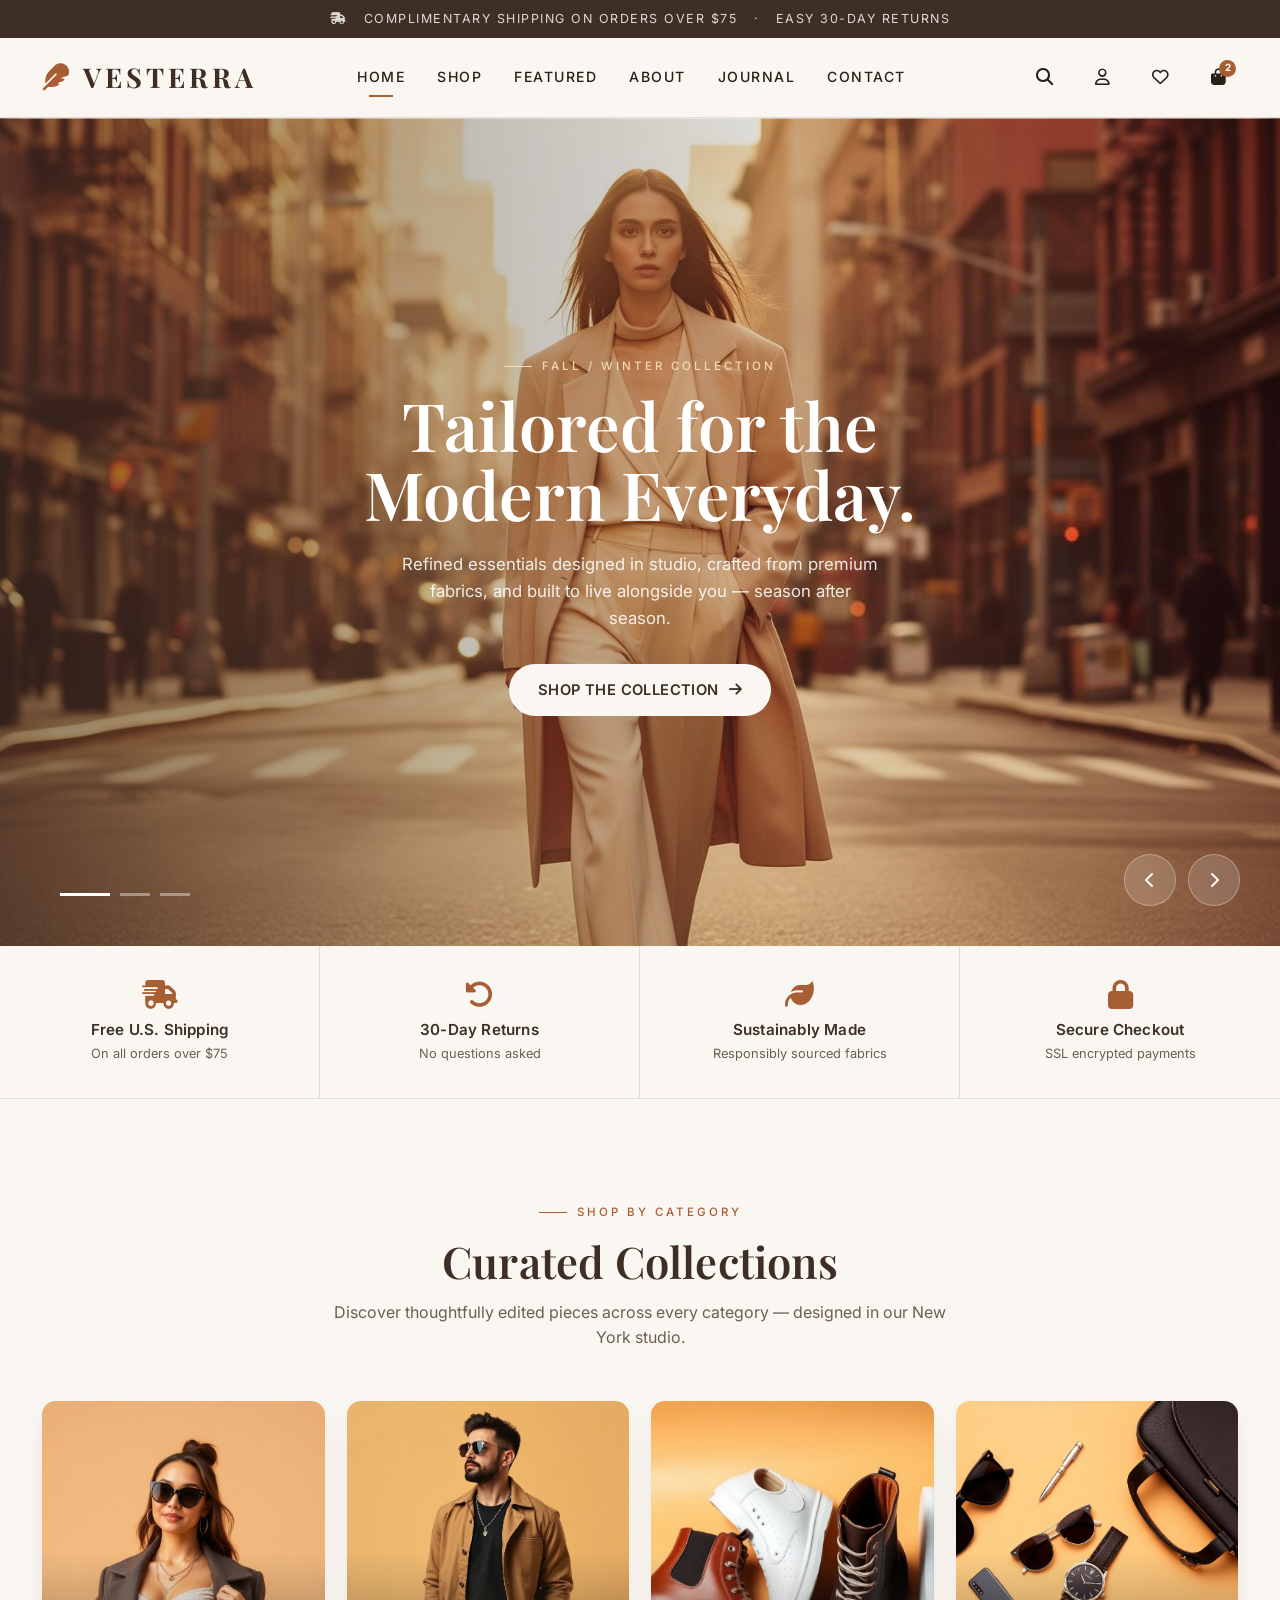
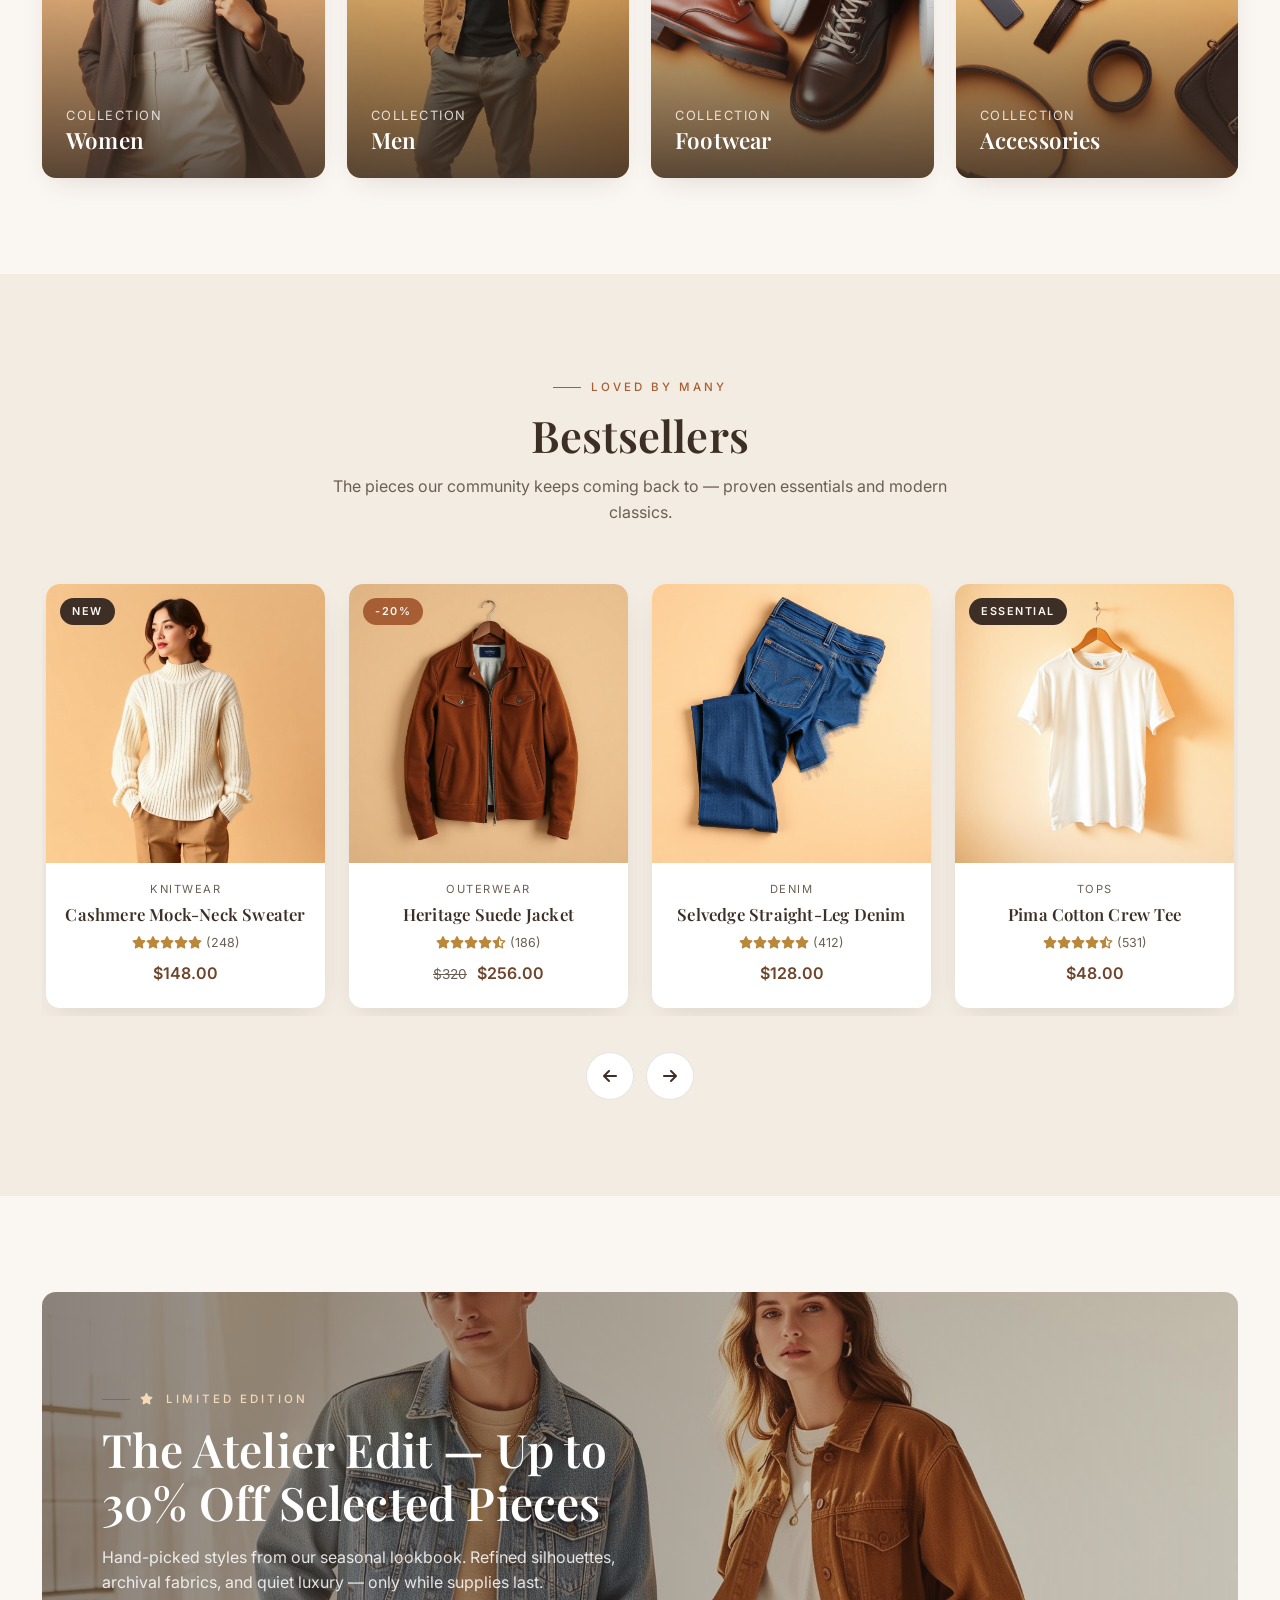
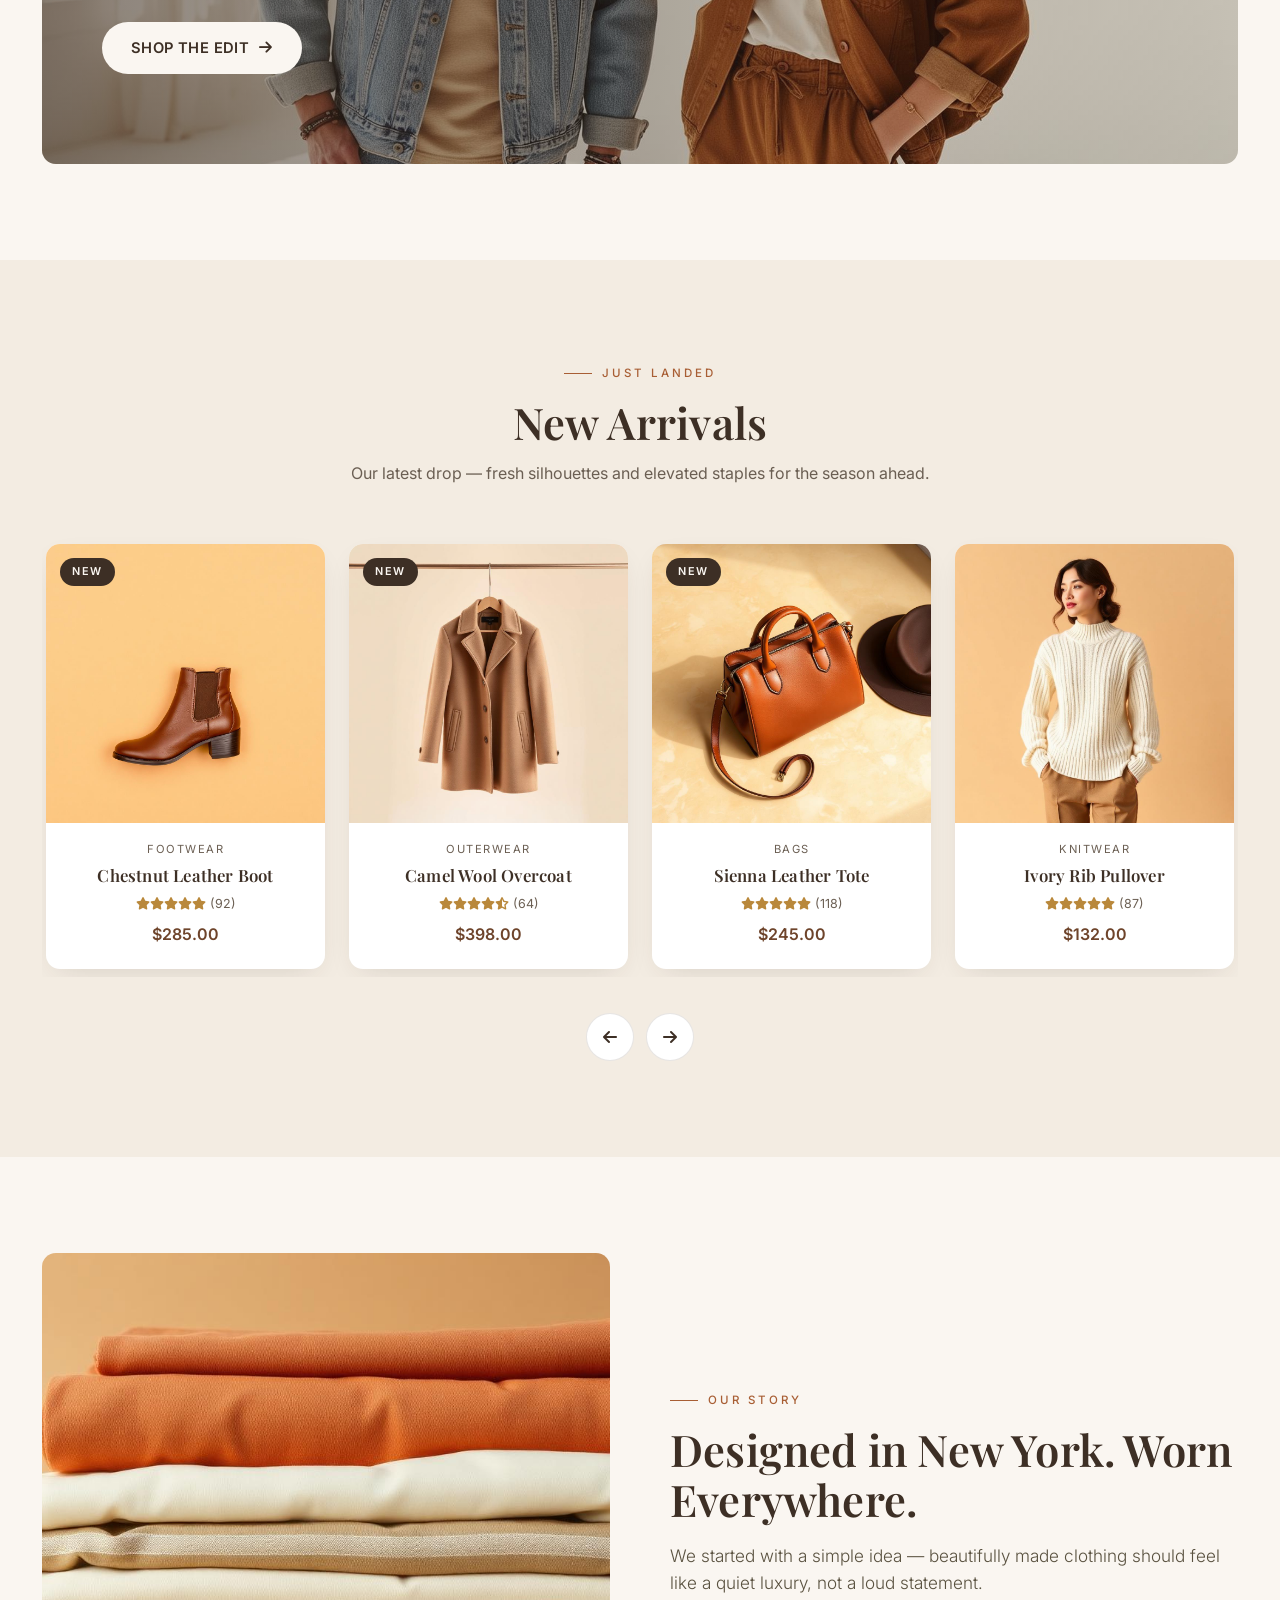
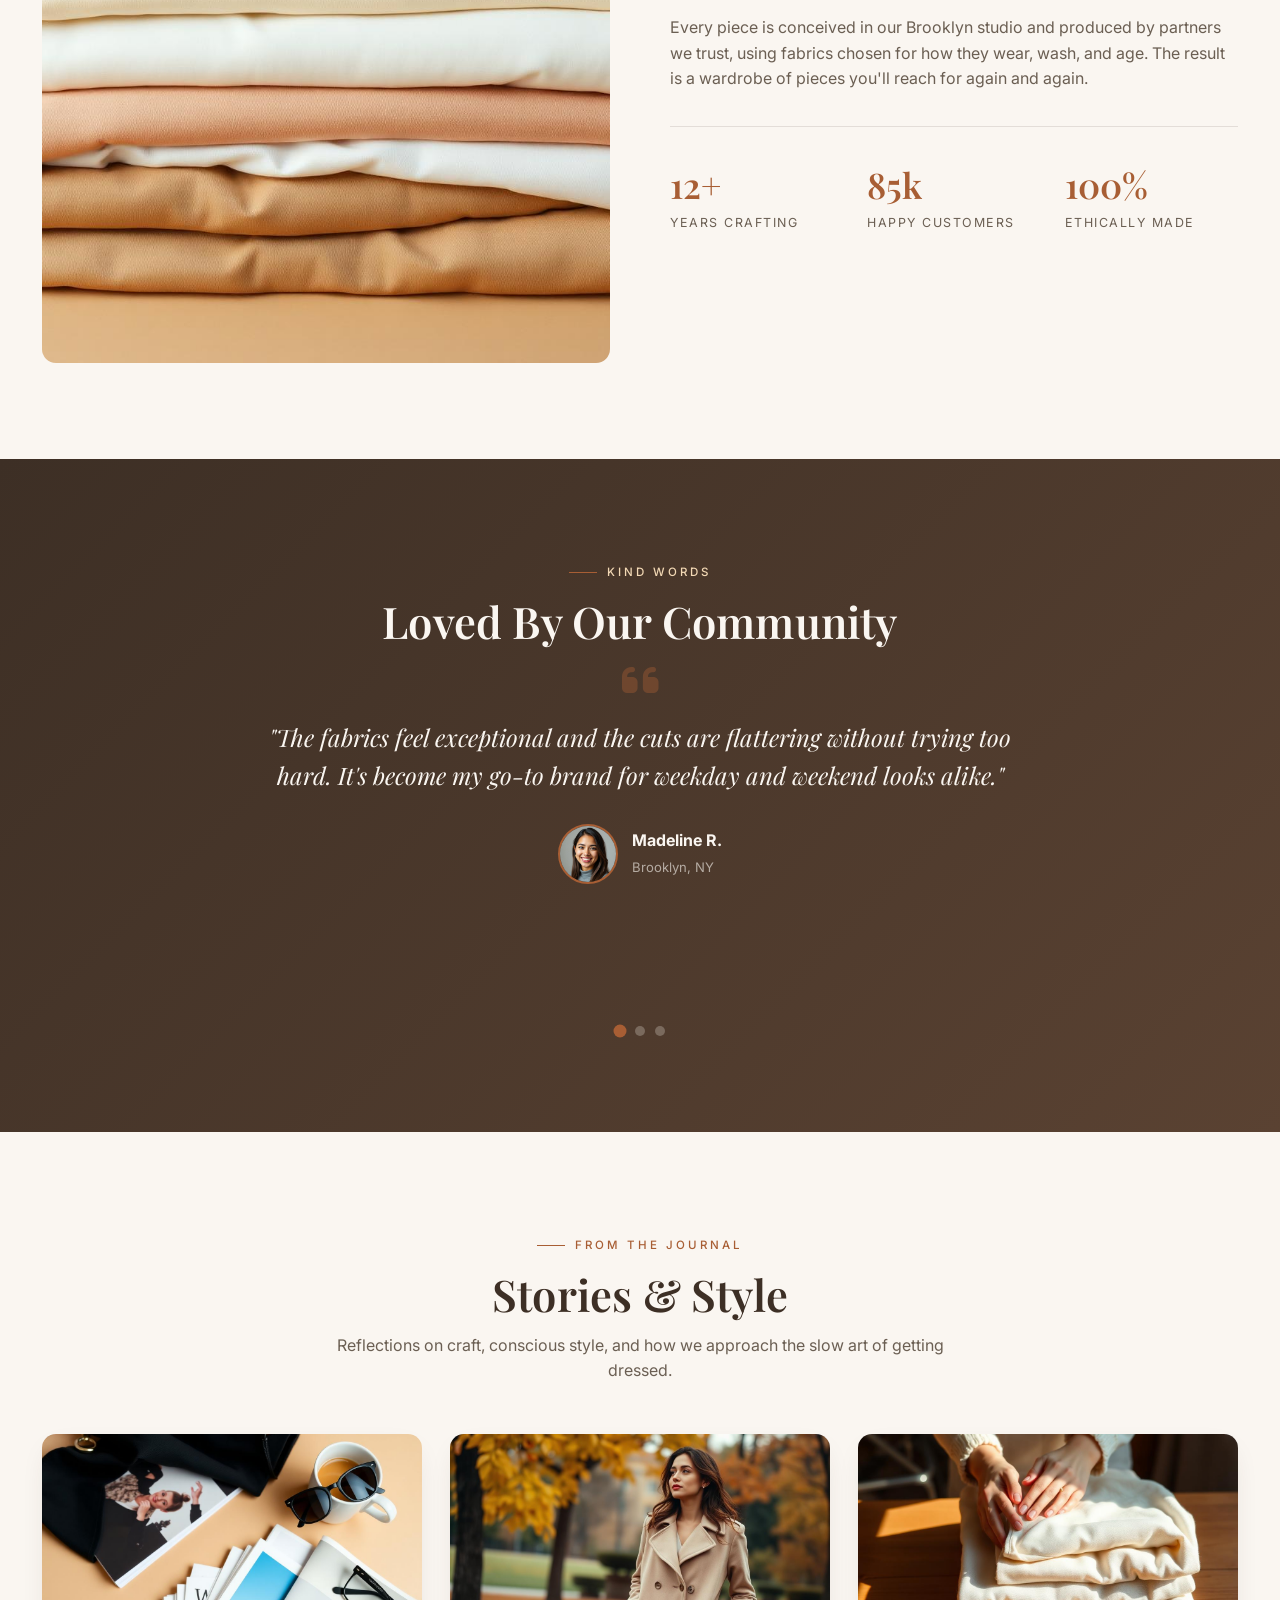
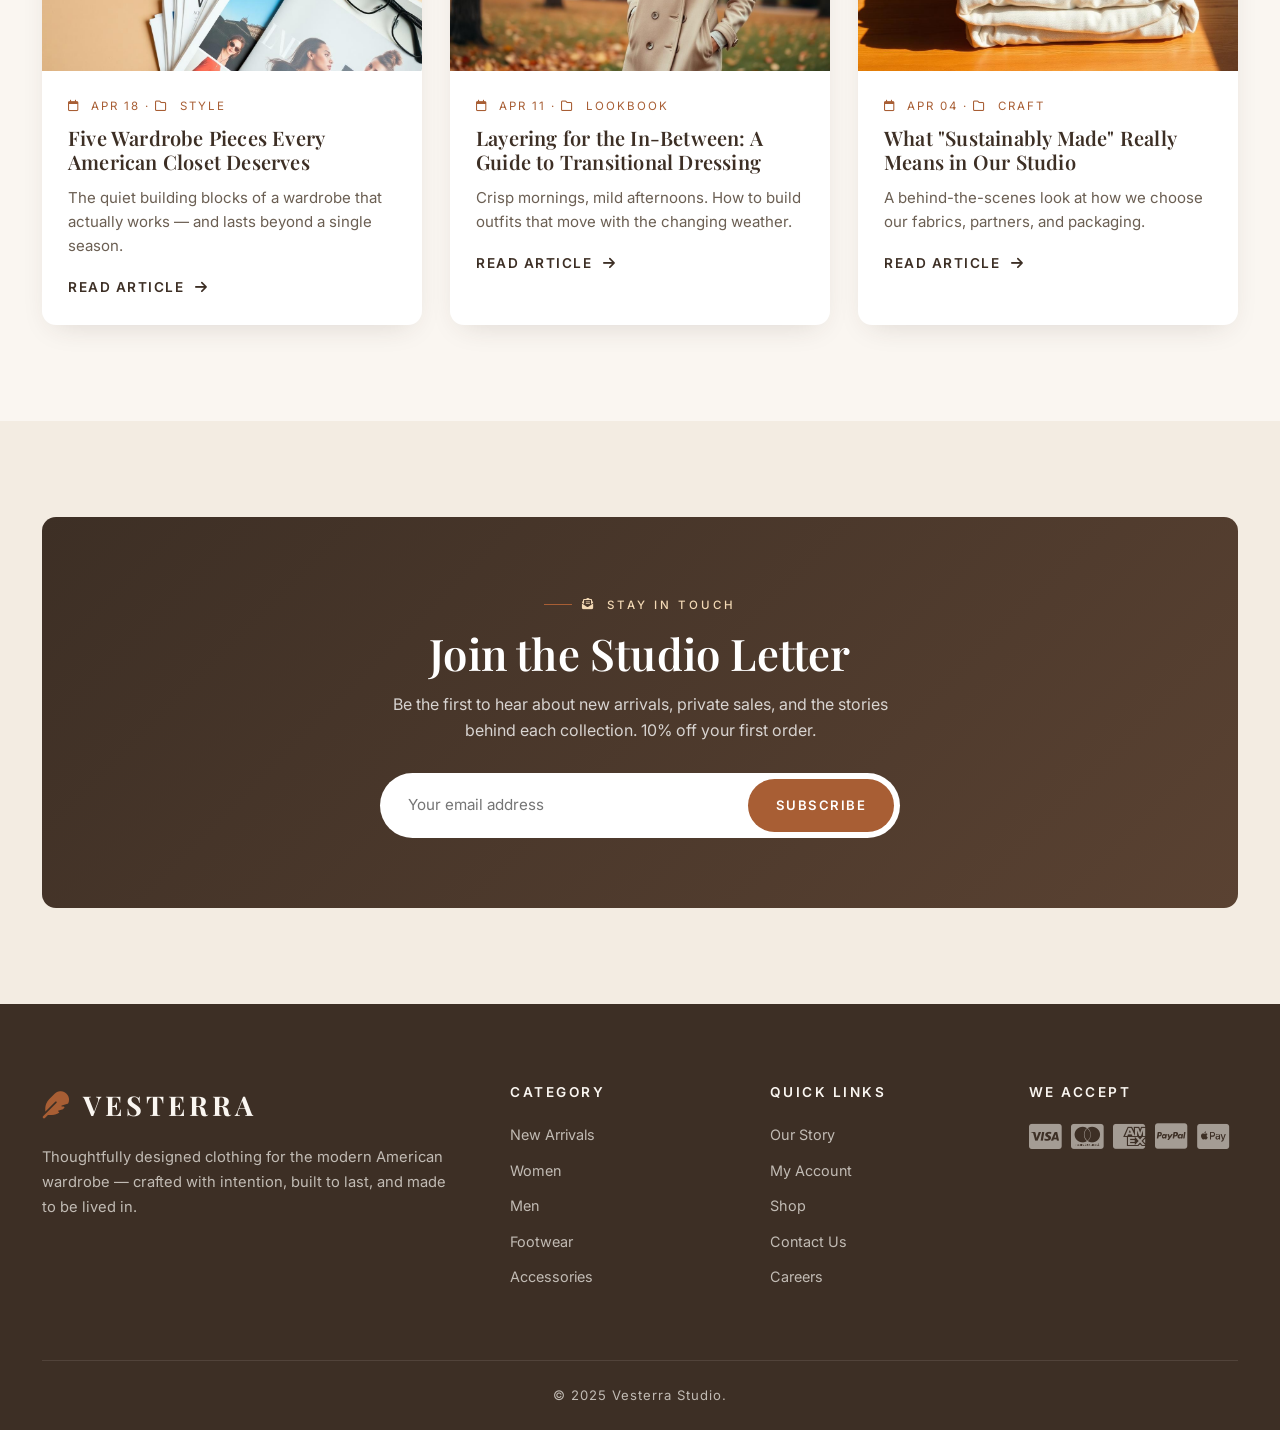
<file: index.html>
<!DOCTYPE html>
<html lang="en">
<head>
<meta charset="UTF-8">
<meta name="viewport" content="width=device-width,initial-scale=1.0">
<title>Vesterra — Premium American Fashion & Modern Apparel</title>
<meta name="description" content="Discover thoughtfully designed clothing made for the modern American wardrobe. Shop curated styles in apparel, footwear, and accessories.">
<link rel="preconnect" href="https://fonts.googleapis.com">
<link rel="preconnect" href="https://fonts.gstatic.com" crossorigin>
<link href="https://fonts.googleapis.com/css2?family=Inter:wght@400;500;600;700&family=Playfair+Display:wght@500;600;700&display=swap" rel="stylesheet">
<link href="https://cdn.jsdelivr.net/npm/bootstrap@5.3.2/dist/css/bootstrap.min.css" rel="stylesheet">
<link href="https://cdnjs.cloudflare.com/ajax/libs/font-awesome/6.4.2/css/all.min.css" rel="stylesheet">
<link rel="stylesheet" href="css/style.css">
</head>
<body>

<!-- TOP BAR -->
<div class="top-bar">
  <div class="container"><span><i class="fas fa-truck-fast"></i> &nbsp; Complimentary Shipping on Orders Over $75 &nbsp; · &nbsp; Easy 30-Day Returns</span></div>
</div>

<!-- NAVBAR -->
<nav class="navbar navbar-expand-lg navbar-custom">
  <div class="container">
    <a class="brand-logo" href="index.html"><i class="fas fa-feather"></i> VESTERRA</a>
    <button class="navbar-toggler" data-bs-toggle="collapse" data-bs-target="#navMain"><span class="navbar-toggler-icon"></span></button>
    <div class="collapse navbar-collapse" id="navMain">
      <ul class="navbar-nav mx-auto">
        <li class="nav-item"><a class="nav-link nav-link-custom active" href="index.html">Home</a></li>
        <li class="nav-item"><a class="nav-link nav-link-custom" href="shop.html">Shop</a></li>
        <li class="nav-item"><a class="nav-link nav-link-custom" href="featured.html">Featured</a></li>
        <li class="nav-item"><a class="nav-link nav-link-custom" href="about.html">About</a></li>
        <li class="nav-item"><a class="nav-link nav-link-custom" href="blog.html">Journal</a></li>
        <li class="nav-item"><a class="nav-link nav-link-custom" href="contact.html">Contact</a></li>
      </ul>
      <div class="nav-icons">
        <a href="#" title="Search"><i class="fas fa-search"></i></a>
        <a href="login.html" title="Account"><i class="far fa-user"></i></a>
        <a href="#" title="Wishlist"><i class="far fa-heart"></i></a>
        <a href="#" title="Cart"><i class="fas fa-bag-shopping"></i><span class="cart-badge">2</span></a>
      </div>
    </div>
  </div>
</nav>

<!-- HERO SLIDER -->
<section class="hero-slider">
  <div class="hero-slide active" style="background-image:url('images/hero1.jpg')">
    <div class="container hero-content">
      <span class="eyebrow anim-up">Fall / Winter Collection</span>
      <h1 class="anim-up d1">Tailored for the<br>Modern Everyday.</h1>
      <p class="anim-up d2">Refined essentials designed in studio, crafted from premium fabrics, and built to live alongside you — season after season.</p>
      <div class="anim-up d3"><a href="shop.html" class="btn btn-light">Shop the Collection <i class="fas fa-arrow-right"></i></a></div>
    </div>
  </div>
  <div class="hero-slide" style="background-image:url('images/hero2.jpg')">
    <div class="container hero-content">
      <span class="eyebrow anim-up">New Arrivals</span>
      <h1 class="anim-up d1">Wardrobe<br>Built to Last.</h1>
      <p class="anim-up d2">Discover signature denim, layering pieces, and elevated basics — all crafted with intention.</p>
      <div class="anim-up d3"><a href="shop.html" class="btn btn-light">Explore New In <i class="fas fa-arrow-right"></i></a></div>
    </div>
  </div>
  <div class="hero-slide" style="background-image:url('images/hero3.jpg')">
    <div class="container hero-content">
      <span class="eyebrow anim-up">Studio Edit</span>
      <h1 class="anim-up d1">Soft Linens.<br>Quiet Confidence.</h1>
      <p class="anim-up d2">An ode to slow style — neutral palettes, breathable fabrics, and silhouettes that move with you.</p>
      <div class="anim-up d3"><a href="featured.html" class="btn btn-light">View Featured <i class="fas fa-arrow-right"></i></a></div>
    </div>
  </div>

  <div class="hero-dots">
    <span class="hero-dot active"></span>
    <span class="hero-dot"></span>
    <span class="hero-dot"></span>
  </div>
  <div class="hero-arrows">
    <button class="hero-arrow hero-prev"><i class="fas fa-chevron-left"></i></button>
    <button class="hero-arrow hero-next"><i class="fas fa-chevron-right"></i></button>
  </div>
</section>

<!-- FEATURE STRIP -->
<div class="feature-strip">
  <div class="feature-item"><i class="fas fa-truck-fast"></i><h4>Free U.S. Shipping</h4><p>On all orders over $75</p></div>
  <div class="feature-item"><i class="fas fa-rotate-left"></i><h4>30-Day Returns</h4><p>No questions asked</p></div>
  <div class="feature-item"><i class="fas fa-leaf"></i><h4>Sustainably Made</h4><p>Responsibly sourced fabrics</p></div>
  <div class="feature-item"><i class="fas fa-lock"></i><h4>Secure Checkout</h4><p>SSL encrypted payments</p></div>
</div>

<!-- 1) CATEGORIES (LIGHT) -->
<section class="section band-light">
  <div class="container">
    <div class="text-center reveal">
      <span class="eyebrow">Shop by Category</span>
      <h2 class="section-title">Curated Collections</h2>
      <p class="section-sub">Discover thoughtfully edited pieces across every category — designed in our New York studio.</p>
    </div>
    <div class="cat-grid">
      <a href="shop.html" class="cat-card reveal">
        <img src="images/cat-women.jpg" alt="Women">
        <div class="cat-overlay"><div><span>Collection</span><h3>Women</h3></div></div>
        <div class="cat-cta"><i class="fas fa-arrow-right"></i></div>
      </a>
      <a href="shop.html" class="cat-card reveal reveal-delay-1">
        <img src="images/cat-men.jpg" alt="Men">
        <div class="cat-overlay"><div><span>Collection</span><h3>Men</h3></div></div>
        <div class="cat-cta"><i class="fas fa-arrow-right"></i></div>
      </a>
      <a href="shop.html" class="cat-card reveal reveal-delay-2">
        <img src="images/cat-shoes.jpg" alt="Footwear">
        <div class="cat-overlay"><div><span>Collection</span><h3>Footwear</h3></div></div>
        <div class="cat-cta"><i class="fas fa-arrow-right"></i></div>
      </a>
      <a href="shop.html" class="cat-card reveal reveal-delay-3">
        <img src="images/cat-acc.jpg" alt="Accessories">
        <div class="cat-overlay"><div><span>Collection</span><h3>Accessories</h3></div></div>
        <div class="cat-cta"><i class="fas fa-arrow-right"></i></div>
      </a>
    </div>
  </div>
</section>

<!-- 2) BESTSELLERS (DARK band) -->
<section class="section band-dark">
  <div class="container">
    <div class="text-center reveal">
      <span class="eyebrow">Loved by Many</span>
      <h2 class="section-title">Bestsellers</h2>
      <p class="section-sub">The pieces our community keeps coming back to — proven essentials and modern classics.</p>
    </div>

    <div class="product-slider-wrap reveal">
      <div class="product-track">
        <!-- p1 -->
        <div class="product-card">
          <div class="product-img">
            <img src="images/p1.jpg" alt="Cashmere Mock-Neck Sweater">
            <span class="product-badge">New</span>
            <div class="product-actions">
              <a href="#"><i class="far fa-heart"></i></a>
              <a href="#"><i class="far fa-eye"></i></a>
            </div>
            <a href="#" class="product-quick-add">+ Quick Add</a>
          </div>
          <div class="product-info">
            <div class="product-cat">Knitwear</div>
            <h3 class="product-title">Cashmere Mock-Neck Sweater</h3>
            <div class="product-rating"><i class="fas fa-star"></i><i class="fas fa-star"></i><i class="fas fa-star"></i><i class="fas fa-star"></i><i class="fas fa-star"></i><span>(248)</span></div>
            <div class="product-price">$148.00</div>
          </div>
        </div>
        <!-- p2 -->
        <div class="product-card">
          <div class="product-img">
            <img src="images/p2.jpg" alt="Heritage Suede Jacket">
            <span class="product-badge sale">-20%</span>
            <div class="product-actions"><a href="#"><i class="far fa-heart"></i></a><a href="#"><i class="far fa-eye"></i></a></div>
            <a href="#" class="product-quick-add">+ Quick Add</a>
          </div>
          <div class="product-info">
            <div class="product-cat">Outerwear</div>
            <h3 class="product-title">Heritage Suede Jacket</h3>
            <div class="product-rating"><i class="fas fa-star"></i><i class="fas fa-star"></i><i class="fas fa-star"></i><i class="fas fa-star"></i><i class="fas fa-star-half-alt"></i><span>(186)</span></div>
            <div class="product-price"><del>$320</del> $256.00</div>
          </div>
        </div>
        <!-- p3 -->
        <div class="product-card">
          <div class="product-img">
            <img src="images/p3.jpg" alt="Selvedge Straight-Leg Denim">
            <div class="product-actions"><a href="#"><i class="far fa-heart"></i></a><a href="#"><i class="far fa-eye"></i></a></div>
            <a href="#" class="product-quick-add">+ Quick Add</a>
          </div>
          <div class="product-info">
            <div class="product-cat">Denim</div>
            <h3 class="product-title">Selvedge Straight-Leg Denim</h3>
            <div class="product-rating"><i class="fas fa-star"></i><i class="fas fa-star"></i><i class="fas fa-star"></i><i class="fas fa-star"></i><i class="fas fa-star"></i><span>(412)</span></div>
            <div class="product-price">$128.00</div>
          </div>
        </div>
        <!-- p4 -->
        <div class="product-card">
          <div class="product-img">
            <img src="images/p4.jpg" alt="Pima Cotton Crew Tee">
            <span class="product-badge">Essential</span>
            <div class="product-actions"><a href="#"><i class="far fa-heart"></i></a><a href="#"><i class="far fa-eye"></i></a></div>
            <a href="#" class="product-quick-add">+ Quick Add</a>
          </div>
          <div class="product-info">
            <div class="product-cat">Tops</div>
            <h3 class="product-title">Pima Cotton Crew Tee</h3>
            <div class="product-rating"><i class="fas fa-star"></i><i class="fas fa-star"></i><i class="fas fa-star"></i><i class="fas fa-star"></i><i class="fas fa-star-half-alt"></i><span>(531)</span></div>
            <div class="product-price">$48.00</div>
          </div>
        </div>
        <!-- p5 -->
        <div class="product-card">
          <div class="product-img">
            <img src="images/p5.jpg" alt="Rosalind Floral Midi Dress">
            <div class="product-actions"><a href="#"><i class="far fa-heart"></i></a><a href="#"><i class="far fa-eye"></i></a></div>
            <a href="#" class="product-quick-add">+ Quick Add</a>
          </div>
          <div class="product-info">
            <div class="product-cat">Dresses</div>
            <h3 class="product-title">Rosalind Floral Midi Dress</h3>
            <div class="product-rating"><i class="fas fa-star"></i><i class="fas fa-star"></i><i class="fas fa-star"></i><i class="fas fa-star"></i><i class="fas fa-star"></i><span>(174)</span></div>
            <div class="product-price">$168.00</div>
          </div>
        </div>
      </div>
      <div class="slider-controls">
        <button class="slider-btn slider-prev"><i class="fas fa-arrow-left"></i></button>
        <button class="slider-btn slider-next"><i class="fas fa-arrow-right"></i></button>
      </div>
    </div>
  </div>
</section>

<!-- 3) PROMO BANNER (LIGHT) -->
<section class="section band-light">
  <div class="container">
    <div class="promo-banner reveal">
      <div>
        <span class="eyebrow" style="color:#f3d9b5"><i class="fas fa-star"></i> Limited Edition</span>
        <h2>The Atelier Edit — Up to 30% Off Selected Pieces</h2>
        <p>Hand-picked styles from our seasonal lookbook. Refined silhouettes, archival fabrics, and quiet luxury — only while supplies last.</p>
        <a href="shop.html" class="btn btn-light">Shop the Edit <i class="fas fa-arrow-right"></i></a>
      </div>
      <div></div>
    </div>
  </div>
</section>

<!-- 4) NEW ARRIVALS (DARK band) -->
<section class="section band-dark">
  <div class="container">
    <div class="text-center reveal">
      <span class="eyebrow">Just Landed</span>
      <h2 class="section-title">New Arrivals</h2>
      <p class="section-sub">Our latest drop — fresh silhouettes and elevated staples for the season ahead.</p>
    </div>

    <div class="product-slider-wrap reveal">
      <div class="product-track">
        <div class="product-card">
          <div class="product-img"><img src="images/p6.jpg" alt="Chestnut Leather Boot"><span class="product-badge">New</span><a href="#" class="product-quick-add">+ Quick Add</a></div>
          <div class="product-info"><div class="product-cat">Footwear</div><h3 class="product-title">Chestnut Leather Boot</h3><div class="product-rating"><i class="fas fa-star"></i><i class="fas fa-star"></i><i class="fas fa-star"></i><i class="fas fa-star"></i><i class="fas fa-star"></i><span>(92)</span></div><div class="product-price">$285.00</div></div>
        </div>
        <div class="product-card">
          <div class="product-img"><img src="images/p7.jpg" alt="Camel Wool Overcoat"><span class="product-badge">New</span><a href="#" class="product-quick-add">+ Quick Add</a></div>
          <div class="product-info"><div class="product-cat">Outerwear</div><h3 class="product-title">Camel Wool Overcoat</h3><div class="product-rating"><i class="fas fa-star"></i><i class="fas fa-star"></i><i class="fas fa-star"></i><i class="fas fa-star"></i><i class="fas fa-star-half-alt"></i><span>(64)</span></div><div class="product-price">$398.00</div></div>
        </div>
        <div class="product-card">
          <div class="product-img"><img src="images/p8.jpg" alt="Sienna Leather Tote"><span class="product-badge">New</span><a href="#" class="product-quick-add">+ Quick Add</a></div>
          <div class="product-info"><div class="product-cat">Bags</div><h3 class="product-title">Sienna Leather Tote</h3><div class="product-rating"><i class="fas fa-star"></i><i class="fas fa-star"></i><i class="fas fa-star"></i><i class="fas fa-star"></i><i class="fas fa-star"></i><span>(118)</span></div><div class="product-price">$245.00</div></div>
        </div>
        <div class="product-card">
          <div class="product-img"><img src="images/p1.jpg" alt="Ivory Rib Pullover"><a href="#" class="product-quick-add">+ Quick Add</a></div>
          <div class="product-info"><div class="product-cat">Knitwear</div><h3 class="product-title">Ivory Rib Pullover</h3><div class="product-rating"><i class="fas fa-star"></i><i class="fas fa-star"></i><i class="fas fa-star"></i><i class="fas fa-star"></i><i class="fas fa-star"></i><span>(87)</span></div><div class="product-price">$132.00</div></div>
        </div>
        <div class="product-card">
          <div class="product-img"><img src="images/p2.jpg" alt="Brushed Cotton Jacket"><a href="#" class="product-quick-add">+ Quick Add</a></div>
          <div class="product-info"><div class="product-cat">Outerwear</div><h3 class="product-title">Brushed Cotton Jacket</h3><div class="product-rating"><i class="fas fa-star"></i><i class="fas fa-star"></i><i class="fas fa-star"></i><i class="fas fa-star"></i><i class="fas fa-star-half-alt"></i><span>(54)</span></div><div class="product-price">$198.00</div></div>
        </div>
      </div>
      <div class="slider-controls">
        <button class="slider-btn slider-prev"><i class="fas fa-arrow-left"></i></button>
        <button class="slider-btn slider-next"><i class="fas fa-arrow-right"></i></button>
      </div>
    </div>
  </div>
</section>

<!-- 5) ABOUT (LIGHT) -->
<section class="section band-light">
  <div class="container">
    <div class="about-grid">
      <div class="about-image reveal"><img src="images/about.jpg" alt="Our craft"></div>
      <div class="about-text reveal reveal-delay-1">
        <span class="eyebrow">Our Story</span>
        <h2>Designed in New York. Worn Everywhere.</h2>
        <p class="lead">We started with a simple idea — beautifully made clothing should feel like a quiet luxury, not a loud statement.</p>
        <p>Every piece is conceived in our Brooklyn studio and produced by partners we trust, using fabrics chosen for how they wear, wash, and age. The result is a wardrobe of pieces you'll reach for again and again.</p>
        <div class="about-stats">
          <div><div class="stat-num">12+</div><div class="stat-label">Years Crafting</div></div>
          <div><div class="stat-num">85k</div><div class="stat-label">Happy Customers</div></div>
          <div><div class="stat-num">100%</div><div class="stat-label">Ethically Made</div></div>
        </div>
      </div>
    </div>
  </div>
</section>

<!-- 6) TESTIMONIALS (CLAY DARK) -->
<section class="section band-clay">
  <div class="container">
    <div class="text-center reveal">
      <span class="eyebrow" style="color:#f3d9b5">Kind Words</span>
      <h2 class="section-title">Loved By Our Community</h2>
    </div>
    <div class="testimonial-track reveal">
      <div class="testimonial-slide active">
        <i class="fas fa-quote-left"></i>
        <blockquote>"The fabrics feel exceptional and the cuts are flattering without trying too hard. It's become my go-to brand for weekday and weekend looks alike."</blockquote>
        <div class="t-author"><img src="images/t1.jpg" alt=""><div class="t-name"><strong>Madeline R.</strong><span>Brooklyn, NY</span></div></div>
      </div>
      <div class="testimonial-slide">
        <i class="fas fa-quote-left"></i>
        <blockquote>"I bought the wool overcoat last fall and three seasons in it still looks brand new. Quality you can actually feel — and it shows."</blockquote>
        <div class="t-author"><img src="images/t2.jpg" alt=""><div class="t-name"><strong>Jason M.</strong><span>Austin, TX</span></div></div>
      </div>
      <div class="testimonial-slide">
        <i class="fas fa-quote-left"></i>
        <blockquote>"Finally a brand that respects timeless style. Every piece I've ordered has earned a permanent place in my wardrobe."</blockquote>
        <div class="t-author"><img src="images/t3.jpg" alt=""><div class="t-name"><strong>Caroline H.</strong><span>Portland, OR</span></div></div>
      </div>
    </div>
    <div class="testimonial-dots">
      <span class="active"></span><span></span><span></span>
    </div>
  </div>
</section>

<!-- 7) JOURNAL / BLOG (LIGHT) -->
<section class="section band-light">
  <div class="container">
    <div class="text-center reveal">
      <span class="eyebrow">From the Journal</span>
      <h2 class="section-title">Stories &amp; Style</h2>
      <p class="section-sub">Reflections on craft, conscious style, and how we approach the slow art of getting dressed.</p>
    </div>
    <div class="blog-grid">
      <article class="blog-card reveal">
        <div class="blog-img"><img src="images/blog1.jpg" alt=""></div>
        <div class="blog-body">
          <div class="blog-meta"><i class="far fa-calendar"></i> Apr 18 · <i class="far fa-folder"></i> Style</div>
          <h3>Five Wardrobe Pieces Every American Closet Deserves</h3>
          <p>The quiet building blocks of a wardrobe that actually works — and lasts beyond a single season.</p>
          <a href="blog.html" class="blog-link">Read Article <i class="fas fa-arrow-right"></i></a>
        </div>
      </article>
      <article class="blog-card reveal reveal-delay-1">
        <div class="blog-img"><img src="images/blog2.jpg" alt=""></div>
        <div class="blog-body">
          <div class="blog-meta"><i class="far fa-calendar"></i> Apr 11 · <i class="far fa-folder"></i> Lookbook</div>
          <h3>Layering for the In-Between: A Guide to Transitional Dressing</h3>
          <p>Crisp mornings, mild afternoons. How to build outfits that move with the changing weather.</p>
          <a href="blog.html" class="blog-link">Read Article <i class="fas fa-arrow-right"></i></a>
        </div>
      </article>
      <article class="blog-card reveal reveal-delay-2">
        <div class="blog-img"><img src="images/blog3.jpg" alt=""></div>
        <div class="blog-body">
          <div class="blog-meta"><i class="far fa-calendar"></i> Apr 04 · <i class="far fa-folder"></i> Craft</div>
          <h3>What "Sustainably Made" Really Means in Our Studio</h3>
          <p>A behind-the-scenes look at how we choose our fabrics, partners, and packaging.</p>
          <a href="blog.html" class="blog-link">Read Article <i class="fas fa-arrow-right"></i></a>
        </div>
      </article>
    </div>
  </div>
</section>

<!-- 8) NEWSLETTER (DARK band) -->
<section class="section band-dark">
  <div class="container">
    <div class="newsletter reveal">
      <span class="eyebrow" style="color:#f3d9b5"><i class="fas fa-envelope-open-text"></i> Stay In Touch</span>
      <h2>Join the Studio Letter</h2>
      <p>Be the first to hear about new arrivals, private sales, and the stories behind each collection. 10% off your first order.</p>
      <form class="newsletter-form demo-form">
        <input type="email" placeholder="Your email address" required>
        <button type="submit">Subscribe</button>
      </form>
    </div>
  </div>
</section>

<!-- FOOTER -->
<footer class="footer">
  <div class="container">
    <div class="footer-grid">
      <div class="footer-about">
        <div class="brand-logo"><i class="fas fa-feather"></i> VESTERRA</div>
        <p>Thoughtfully designed clothing for the modern American wardrobe — crafted with intention, built to last, and made to be lived in.</p>
       <!-- <div class="footer-social">
          <a href="#"><i class="fab fa-instagram"></i></a>
          <a href="#"><i class="fab fa-pinterest-p"></i></a>
          <a href="#"><i class="fab fa-tiktok"></i></a>
          <a href="#"><i class="fab fa-facebook-f"></i></a>
          <a href="#"><i class="fab fa-x-twitter"></i></a>
        </div>-->
      </div>
      <div>
        <h4>Category</h4>
        <ul>
          <li><a href="shop.html">New Arrivals</a></li>
          <li><a href="shop.html">Women</a></li>
          <li><a href="shop.html">Men</a></li>
          <li><a href="shop.html">Footwear</a></li>
          <li><a href="shop.html">Accessories</a></li>
        </ul>
      </div>
      <div>
        <h4>Quick Links</h4>
        <ul>
          <li><a href="about.html">Our Story</a></li>
          <li><a href="login.html">My Account</a></li>
          <li><a href="shop.html">Shop</a></li>
          <li><a href="contact.html">Contact Us</a></li>
          <li><a href="#">Careers</a></li>
        </ul>
      </div>
      <div>
        <h4>We Accept</h4>
        <!--<ul>
          <li><a href="contact.html">Customer Care</a></li>
          <li><a href="#">Shipping &amp; Returns</a></li>
          <li><a href="#">Size Guide</a></li>
          <li><a href="#">FAQ</a></li>
          <li><a href="login.html">My Account</a></li>
        </ul>-->
        <div class="payment-icons">
          <i class="fab fa-cc-visa"></i>
          <i class="fab fa-cc-mastercard"></i>
          <i class="fab fa-cc-amex"></i>
          <i class="fab fa-cc-paypal"></i>
          <i class="fab fa-cc-apple-pay"></i>
        </div>
      </div>
    </div>
    <div class="footer-bottom">© 2025 Vesterra Studio.</div>
  </div>
</footer>

<script src="https://code.jquery.com/jquery-3.7.1.min.js"></script>
<script src="https://cdn.jsdelivr.net/npm/bootstrap@5.3.2/dist/js/bootstrap.bundle.min.js"></script>
<script src="js/main.js"></script>
</body>
</html>
</file>
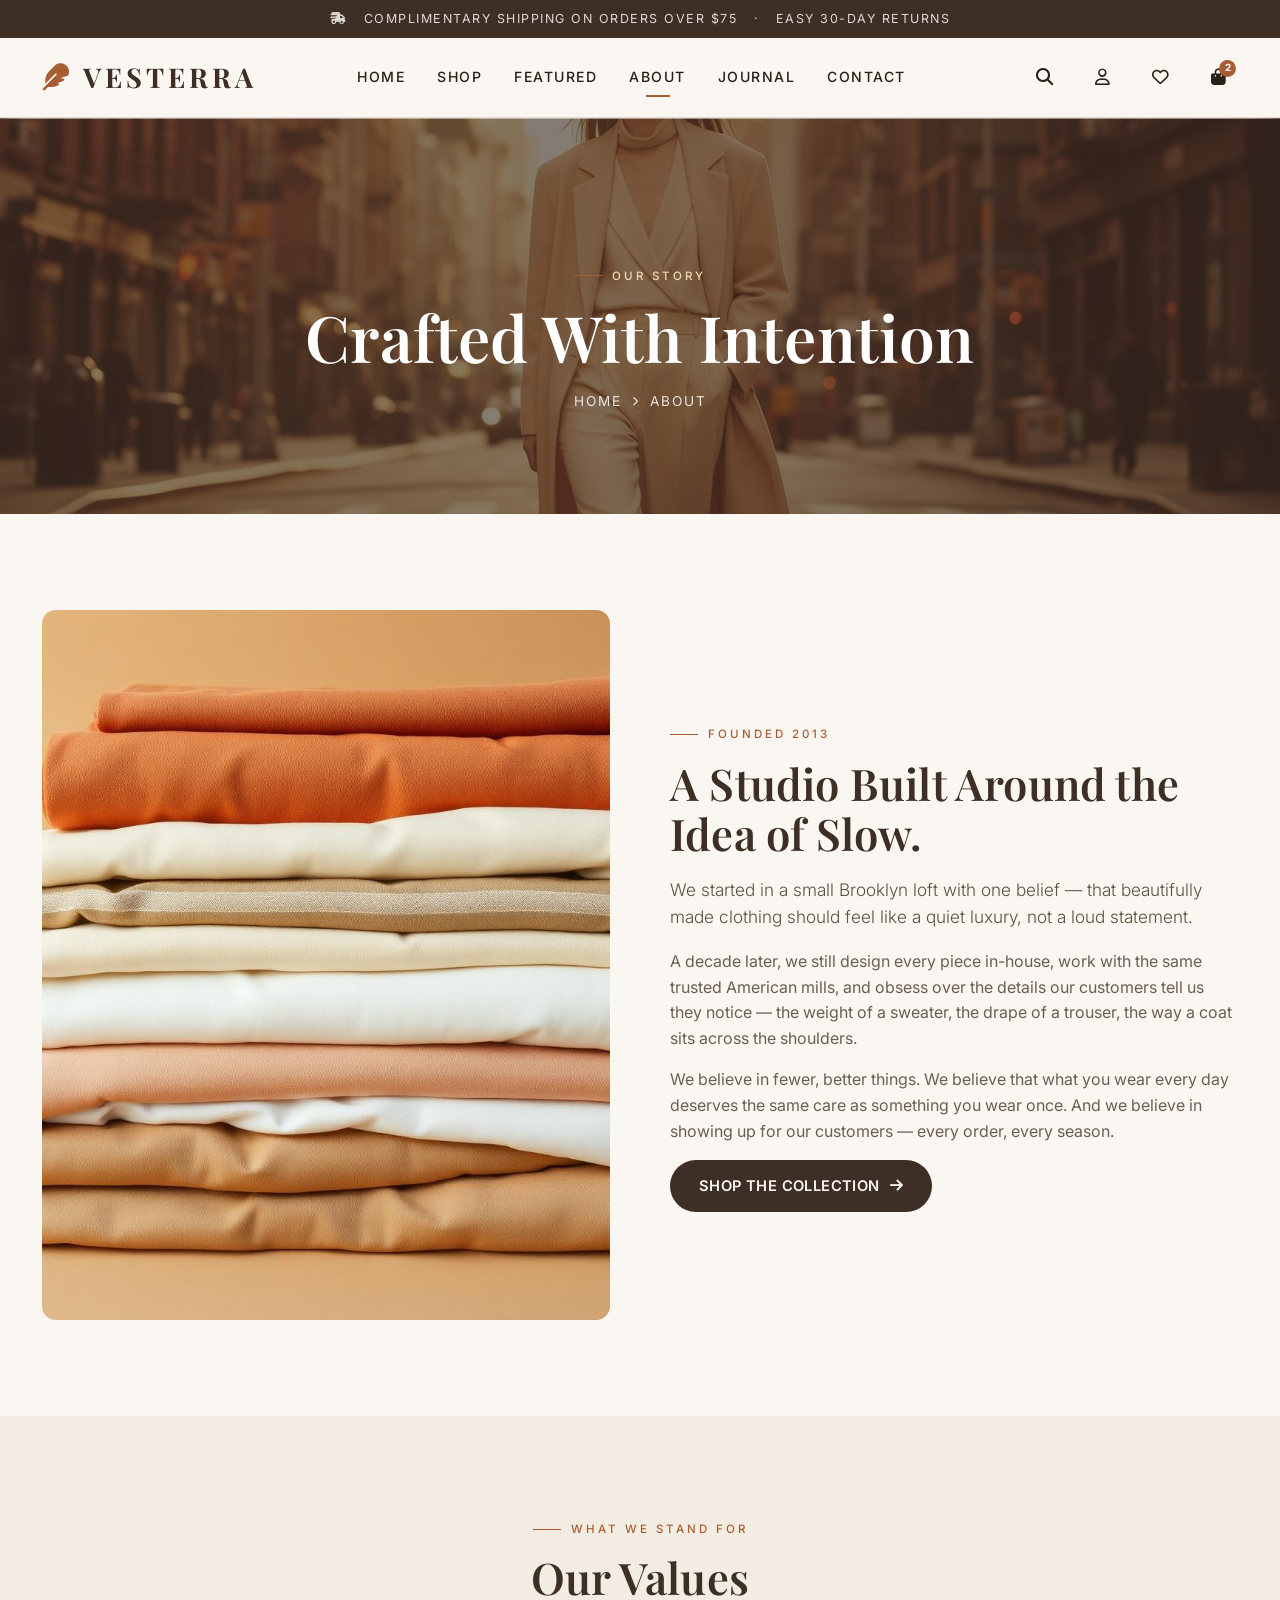
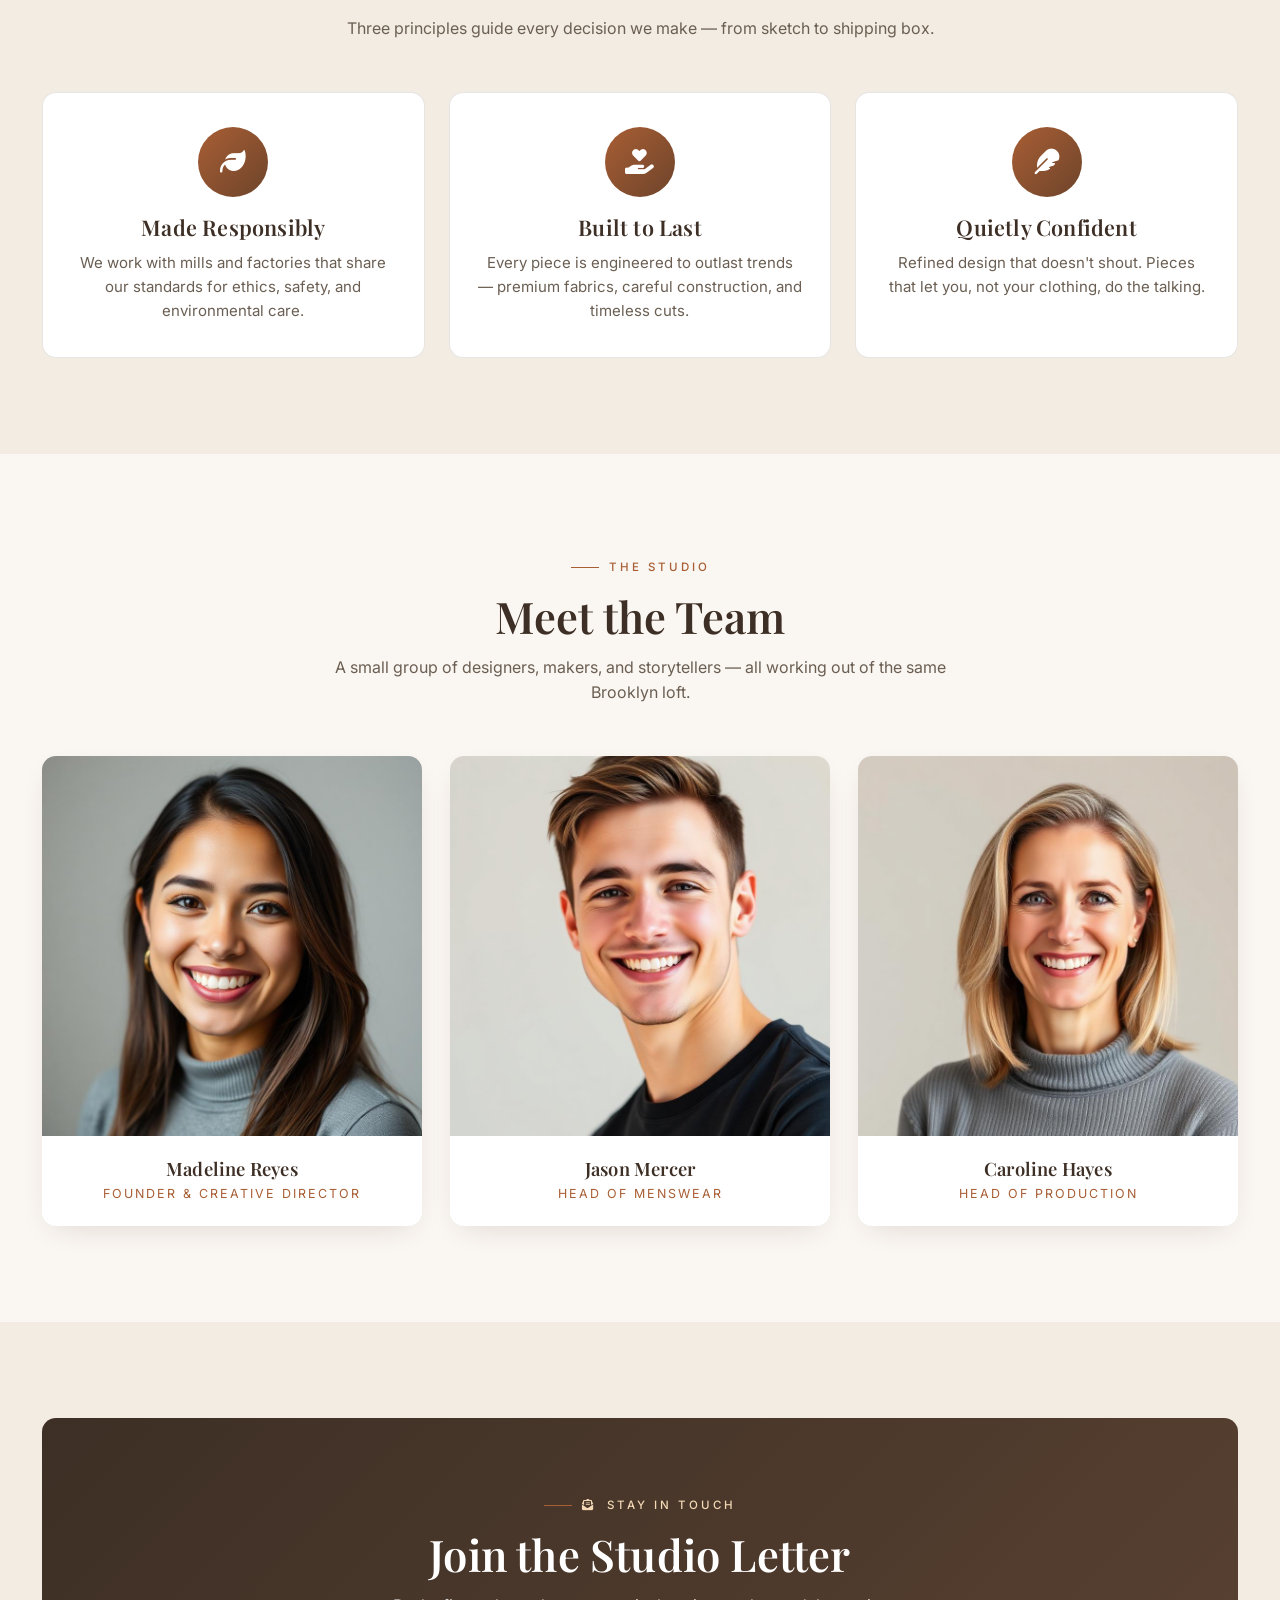
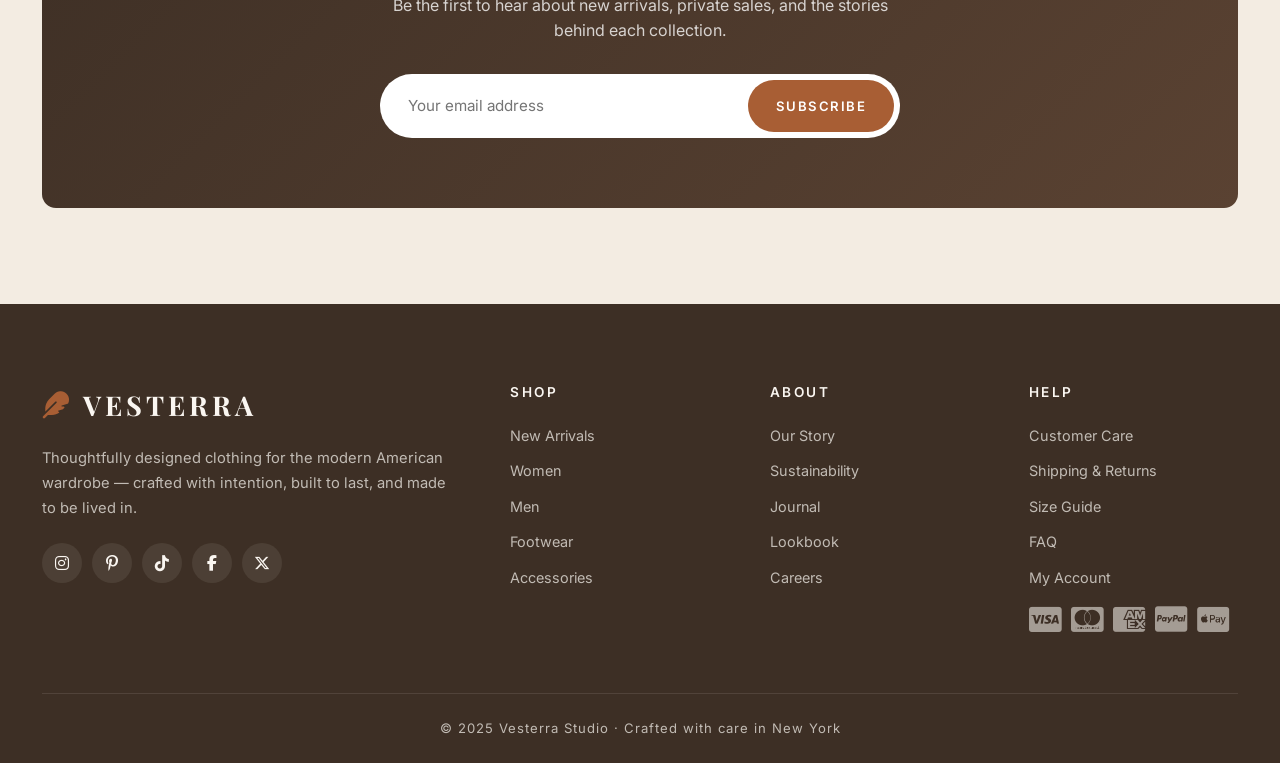
<file: about.html>
<!DOCTYPE html>
<html lang="en">
<head>
<meta charset="UTF-8">
<meta name="viewport" content="width=device-width,initial-scale=1.0">
<title>About Us — Vesterra</title>
<meta name="description" content="Our story, our values, and the people behind Vesterra — a New York fashion studio crafting modern American essentials.">
<link href="https://fonts.googleapis.com/css2?family=Inter:wght@400;500;600;700&family=Playfair+Display:wght@500;600;700&display=swap" rel="stylesheet">
<link href="https://cdn.jsdelivr.net/npm/bootstrap@5.3.2/dist/css/bootstrap.min.css" rel="stylesheet">
<link href="https://cdnjs.cloudflare.com/ajax/libs/font-awesome/6.4.2/css/all.min.css" rel="stylesheet">
<link rel="stylesheet" href="css/style.css">
</head>
<body>

<div class="top-bar"><div class="container"><span><i class="fas fa-truck-fast"></i> &nbsp; Complimentary Shipping on Orders Over $75 &nbsp; · &nbsp; Easy 30-Day Returns</span></div></div>

<nav class="navbar navbar-expand-lg navbar-custom">
  <div class="container">
    <a class="brand-logo" href="index.html"><i class="fas fa-feather"></i> VESTERRA</a>
    <button class="navbar-toggler" data-bs-toggle="collapse" data-bs-target="#navMain"><span class="navbar-toggler-icon"></span></button>
    <div class="collapse navbar-collapse" id="navMain">
      <ul class="navbar-nav mx-auto">
        <li class="nav-item"><a class="nav-link nav-link-custom" href="index.html">Home</a></li>
        <li class="nav-item"><a class="nav-link nav-link-custom" href="shop.html">Shop</a></li>
        <li class="nav-item"><a class="nav-link nav-link-custom" href="featured.html">Featured</a></li>
        <li class="nav-item"><a class="nav-link nav-link-custom active" href="about.html">About</a></li>
        <li class="nav-item"><a class="nav-link nav-link-custom" href="blog.html">Journal</a></li>
        <li class="nav-item"><a class="nav-link nav-link-custom" href="contact.html">Contact</a></li>
      </ul>
      <div class="nav-icons">
        <a href="#"><i class="fas fa-search"></i></a>
        <a href="login.html"><i class="far fa-user"></i></a>
        <a href="#"><i class="far fa-heart"></i></a>
        <a href="#"><i class="fas fa-bag-shopping"></i><span class="cart-badge">2</span></a>
      </div>
    </div>
  </div>
</nav>

<header class="page-header" style="background-image:url('images/hero1.jpg')">
  <span class="eyebrow" style="color:#f3d9b5">Our Story</span>
  <h1>Crafted With Intention</h1>
  <div class="breadcrumb-custom"><a href="index.html">Home</a> <i class="fas fa-chevron-right"></i> <span>About</span></div>
</header>

<!-- 1 LIGHT story -->
<section class="section band-light">
  <div class="container">
    <div class="about-grid">
      <div class="about-image reveal"><img src="images/about.jpg" alt=""></div>
      <div class="about-text reveal reveal-delay-1">
        <span class="eyebrow">Founded 2013</span>
        <h2>A Studio Built Around the Idea of Slow.</h2>
        <p class="lead">We started in a small Brooklyn loft with one belief — that beautifully made clothing should feel like a quiet luxury, not a loud statement.</p>
        <p>A decade later, we still design every piece in-house, work with the same trusted American mills, and obsess over the details our customers tell us they notice — the weight of a sweater, the drape of a trouser, the way a coat sits across the shoulders.</p>
        <p>We believe in fewer, better things. We believe that what you wear every day deserves the same care as something you wear once. And we believe in showing up for our customers — every order, every season.</p>
        <a href="shop.html" class="btn btn-primary">Shop the Collection <i class="fas fa-arrow-right"></i></a>
      </div>
    </div>
  </div>
</section>

<!-- 2 DARK values -->
<section class="section band-dark">
  <div class="container">
    <div class="text-center reveal">
      <span class="eyebrow">What We Stand For</span>
      <h2 class="section-title">Our Values</h2>
      <p class="section-sub">Three principles guide every decision we make — from sketch to shipping box.</p>
    </div>
    <div class="values-grid">
      <div class="value-card reveal">
        <div class="value-icon"><i class="fas fa-leaf"></i></div>
        <h3>Made Responsibly</h3>
        <p>We work with mills and factories that share our standards for ethics, safety, and environmental care.</p>
      </div>
      <div class="value-card reveal reveal-delay-1">
        <div class="value-icon"><i class="fas fa-hand-holding-heart"></i></div>
        <h3>Built to Last</h3>
        <p>Every piece is engineered to outlast trends — premium fabrics, careful construction, and timeless cuts.</p>
      </div>
      <div class="value-card reveal reveal-delay-2">
        <div class="value-icon"><i class="fas fa-feather"></i></div>
        <h3>Quietly Confident</h3>
        <p>Refined design that doesn't shout. Pieces that let you, not your clothing, do the talking.</p>
      </div>
    </div>
  </div>
</section>

<!-- 3 LIGHT team -->
<section class="section band-light">
  <div class="container">
    <div class="text-center reveal">
      <span class="eyebrow">The Studio</span>
      <h2 class="section-title">Meet the Team</h2>
      <p class="section-sub">A small group of designers, makers, and storytellers — all working out of the same Brooklyn loft.</p>
    </div>
    <div class="team-grid">
      <div class="team-card reveal">
        <img src="images/t1.jpg" alt="">
        <div class="team-body"><h3>Madeline Reyes</h3><div class="role">Founder &amp; Creative Director</div></div>
      </div>
      <div class="team-card reveal reveal-delay-1">
        <img src="images/t2.jpg" alt="">
        <div class="team-body"><h3>Jason Mercer</h3><div class="role">Head of Menswear</div></div>
      </div>
      <div class="team-card reveal reveal-delay-2">
        <img src="images/t3.jpg" alt="">
        <div class="team-body"><h3>Caroline Hayes</h3><div class="role">Head of Production</div></div>
      </div>
    </div>
  </div>
</section>

<!-- 4 DARK newsletter -->
<section class="section band-dark">
  <div class="container">
    <div class="newsletter reveal">
      <span class="eyebrow" style="color:#f3d9b5"><i class="fas fa-envelope-open-text"></i> Stay In Touch</span>
      <h2>Join the Studio Letter</h2>
      <p>Be the first to hear about new arrivals, private sales, and the stories behind each collection.</p>
      <form class="newsletter-form demo-form"><input type="email" placeholder="Your email address" required><button type="submit">Subscribe</button></form>
    </div>
  </div>
</section>

<footer class="footer">
  <div class="container">
    <div class="footer-grid">
      <div class="footer-about"><div class="brand-logo"><i class="fas fa-feather"></i> VESTERRA</div><p>Thoughtfully designed clothing for the modern American wardrobe — crafted with intention, built to last, and made to be lived in.</p><div class="footer-social"><a href="#"><i class="fab fa-instagram"></i></a><a href="#"><i class="fab fa-pinterest-p"></i></a><a href="#"><i class="fab fa-tiktok"></i></a><a href="#"><i class="fab fa-facebook-f"></i></a><a href="#"><i class="fab fa-x-twitter"></i></a></div></div>
      <div><h4>Shop</h4><ul><li><a href="shop.html">New Arrivals</a></li><li><a href="shop.html">Women</a></li><li><a href="shop.html">Men</a></li><li><a href="shop.html">Footwear</a></li><li><a href="shop.html">Accessories</a></li></ul></div>
      <div><h4>About</h4><ul><li><a href="about.html">Our Story</a></li><li><a href="about.html">Sustainability</a></li><li><a href="blog.html">Journal</a></li><li><a href="featured.html">Lookbook</a></li><li><a href="#">Careers</a></li></ul></div>
      <div><h4>Help</h4><ul><li><a href="contact.html">Customer Care</a></li><li><a href="#">Shipping &amp; Returns</a></li><li><a href="#">Size Guide</a></li><li><a href="#">FAQ</a></li><li><a href="login.html">My Account</a></li></ul><div class="payment-icons"><i class="fab fa-cc-visa"></i><i class="fab fa-cc-mastercard"></i><i class="fab fa-cc-amex"></i><i class="fab fa-cc-paypal"></i><i class="fab fa-cc-apple-pay"></i></div></div>
    </div>
    <div class="footer-bottom">© 2025 Vesterra Studio · Crafted with care in New York</div>
  </div>
</footer>

<script src="https://code.jquery.com/jquery-3.7.1.min.js"></script>
<script src="https://cdn.jsdelivr.net/npm/bootstrap@5.3.2/dist/js/bootstrap.bundle.min.js"></script>
<script src="js/main.js"></script>
</body>
</html>
</file>
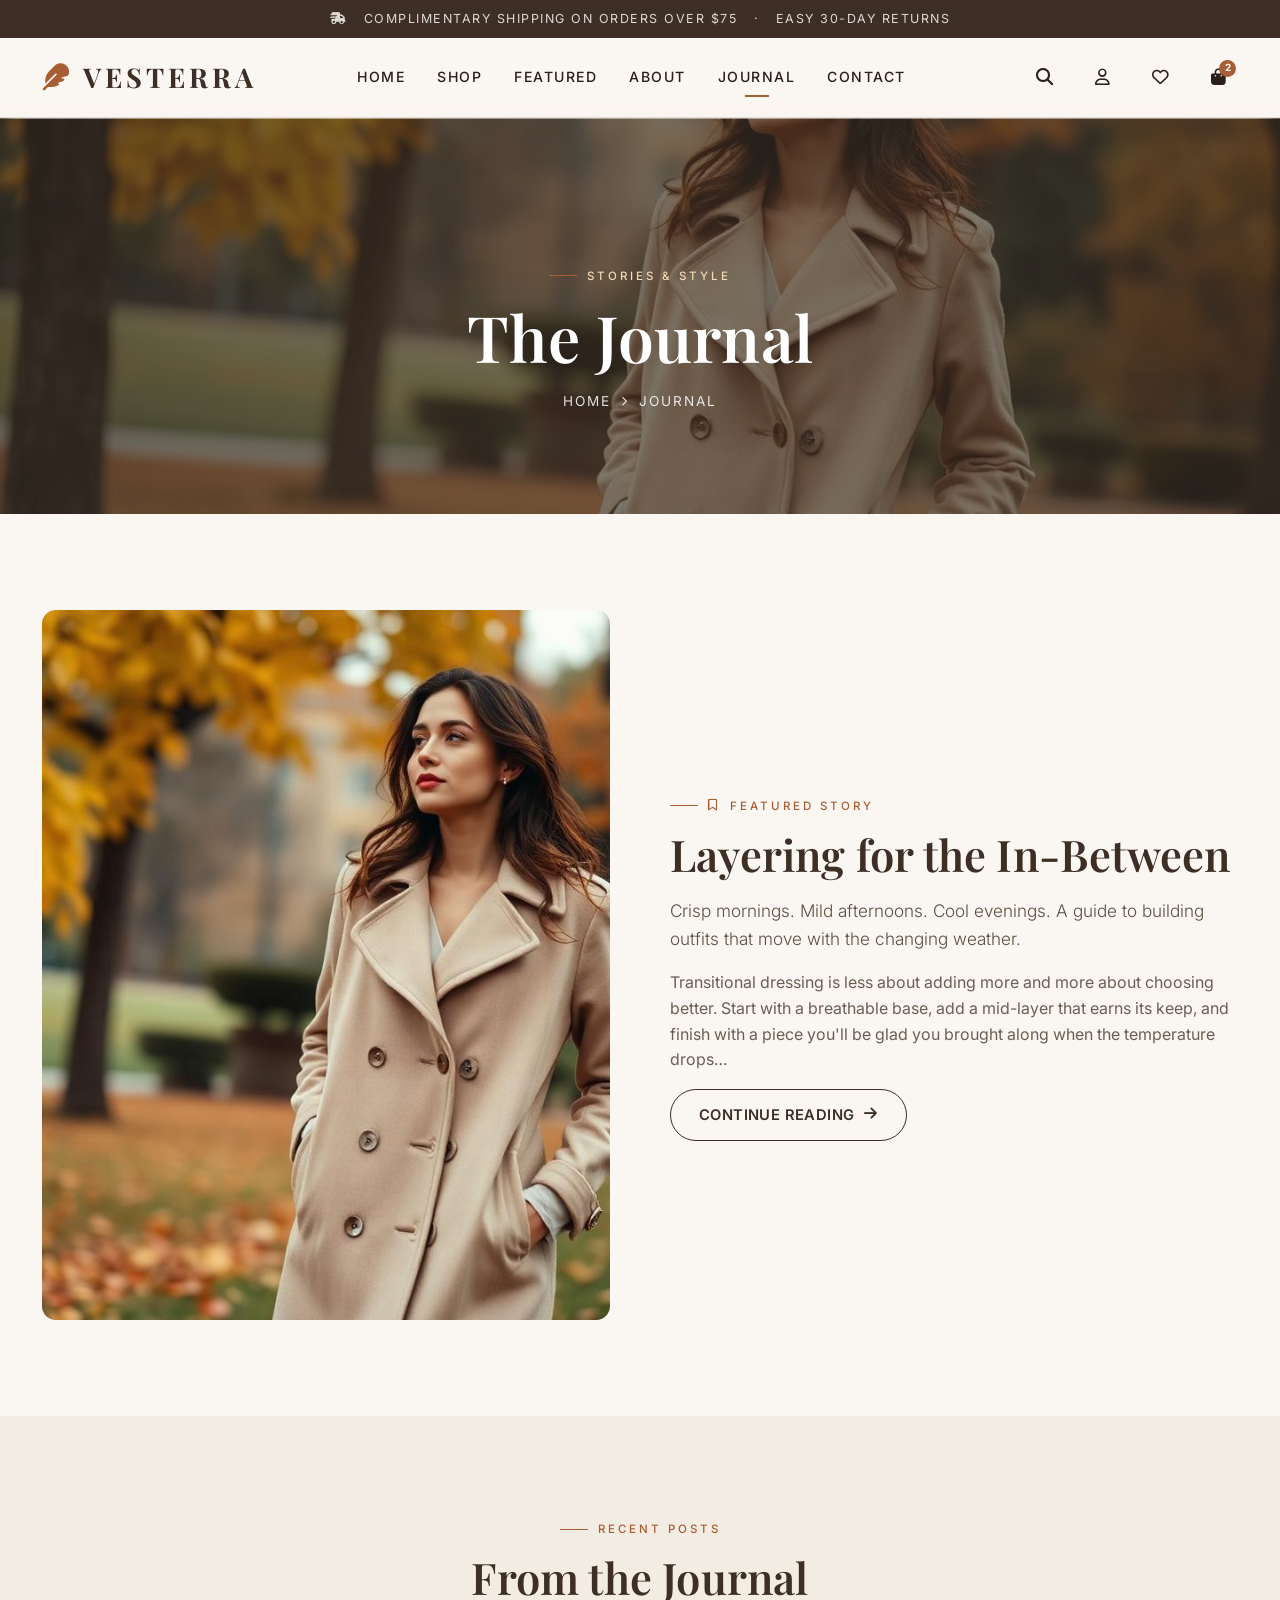
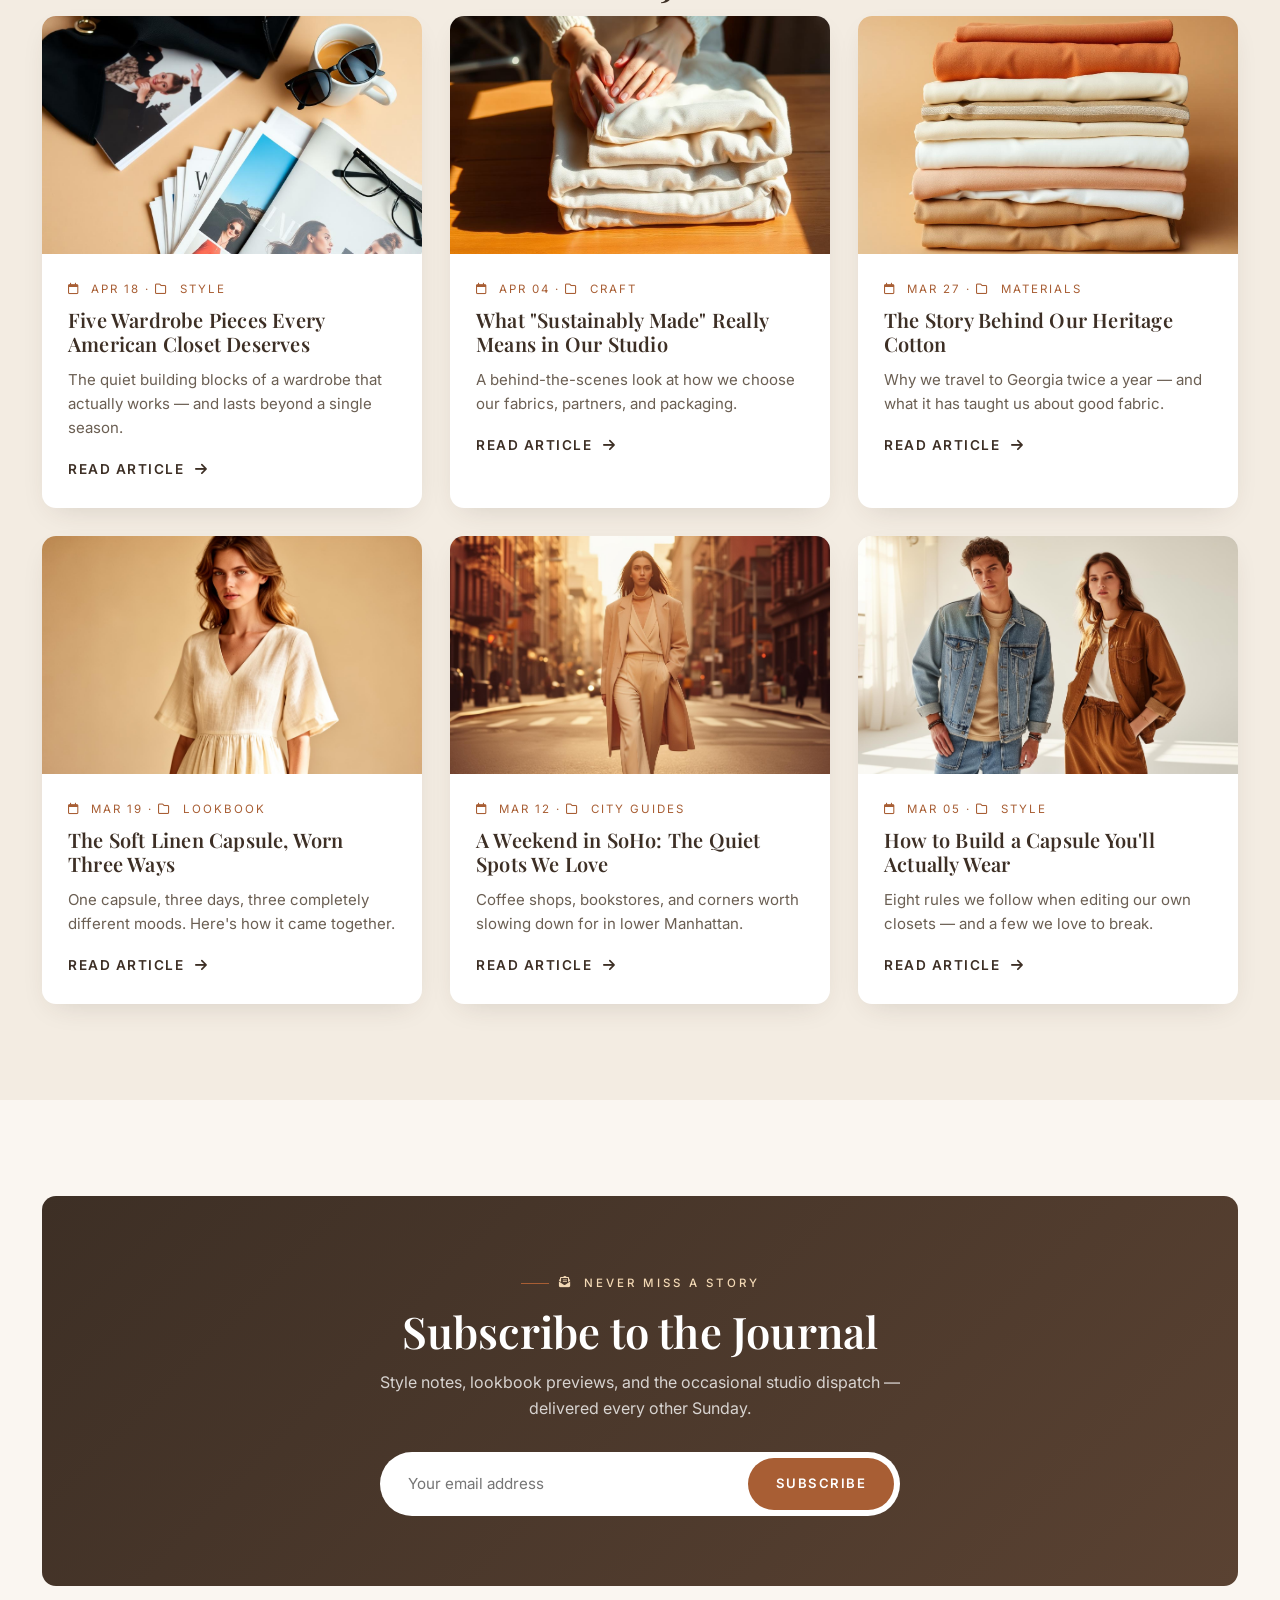
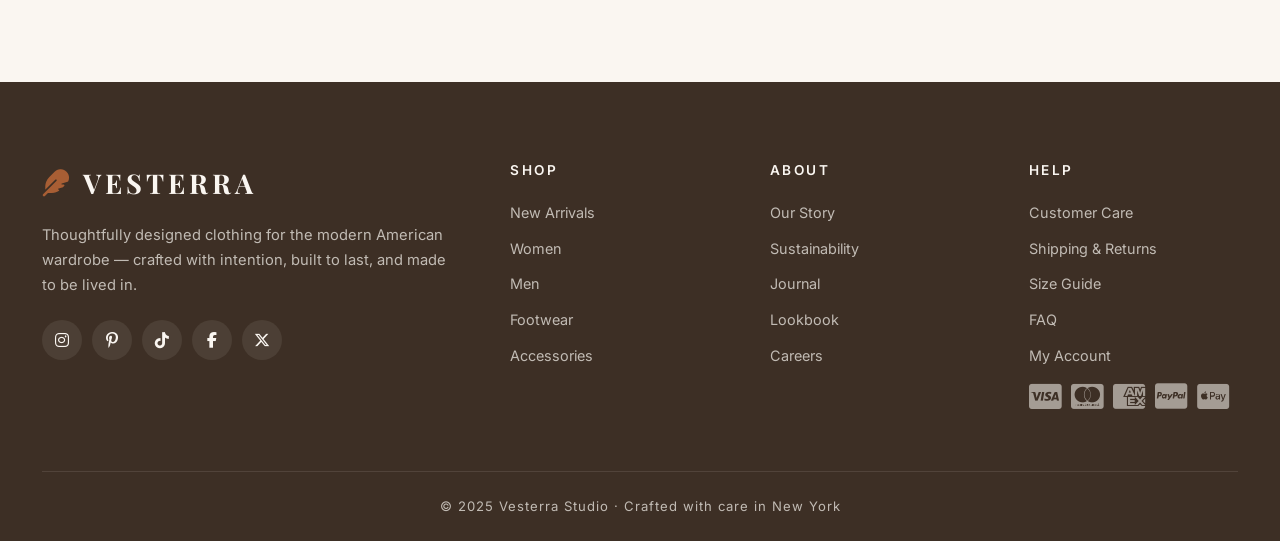
<file: blog.html>
<!DOCTYPE html>
<html lang="en">
<head>
<meta charset="UTF-8">
<meta name="viewport" content="width=device-width,initial-scale=1.0">
<title>Journal — Vesterra</title>
<meta name="description" content="Stories on craft, conscious style, and the slow art of getting dressed — from the Vesterra studio.">
<link href="https://fonts.googleapis.com/css2?family=Inter:wght@400;500;600;700&family=Playfair+Display:wght@500;600;700&display=swap" rel="stylesheet">
<link href="https://cdn.jsdelivr.net/npm/bootstrap@5.3.2/dist/css/bootstrap.min.css" rel="stylesheet">
<link href="https://cdnjs.cloudflare.com/ajax/libs/font-awesome/6.4.2/css/all.min.css" rel="stylesheet">
<link rel="stylesheet" href="css/style.css">
</head>
<body>

<div class="top-bar"><div class="container"><span><i class="fas fa-truck-fast"></i> &nbsp; Complimentary Shipping on Orders Over $75 &nbsp; · &nbsp; Easy 30-Day Returns</span></div></div>

<nav class="navbar navbar-expand-lg navbar-custom">
  <div class="container">
    <a class="brand-logo" href="index.html"><i class="fas fa-feather"></i> VESTERRA</a>
    <button class="navbar-toggler" data-bs-toggle="collapse" data-bs-target="#navMain"><span class="navbar-toggler-icon"></span></button>
    <div class="collapse navbar-collapse" id="navMain">
      <ul class="navbar-nav mx-auto">
        <li class="nav-item"><a class="nav-link nav-link-custom" href="index.html">Home</a></li>
        <li class="nav-item"><a class="nav-link nav-link-custom" href="shop.html">Shop</a></li>
        <li class="nav-item"><a class="nav-link nav-link-custom" href="featured.html">Featured</a></li>
        <li class="nav-item"><a class="nav-link nav-link-custom" href="about.html">About</a></li>
        <li class="nav-item"><a class="nav-link nav-link-custom active" href="blog.html">Journal</a></li>
        <li class="nav-item"><a class="nav-link nav-link-custom" href="contact.html">Contact</a></li>
      </ul>
      <div class="nav-icons">
        <a href="#"><i class="fas fa-search"></i></a>
        <a href="login.html"><i class="far fa-user"></i></a>
        <a href="#"><i class="far fa-heart"></i></a>
        <a href="#"><i class="fas fa-bag-shopping"></i><span class="cart-badge">2</span></a>
      </div>
    </div>
  </div>
</nav>

<header class="page-header" style="background-image:url('images/blog2.jpg')">
  <span class="eyebrow" style="color:#f3d9b5">Stories &amp; Style</span>
  <h1>The Journal</h1>
  <div class="breadcrumb-custom"><a href="index.html">Home</a> <i class="fas fa-chevron-right"></i> <span>Journal</span></div>
</header>

<!-- 1 LIGHT featured post -->
<section class="section band-light">
  <div class="container">
    <div class="about-grid">
      <div class="about-image reveal"><img src="images/blog2.jpg" alt=""></div>
      <div class="about-text reveal reveal-delay-1">
        <span class="eyebrow"><i class="far fa-bookmark"></i> Featured Story</span>
        <h2>Layering for the In-Between</h2>
        <p class="lead">Crisp mornings. Mild afternoons. Cool evenings. A guide to building outfits that move with the changing weather.</p>
        <p>Transitional dressing is less about adding more and more about choosing better. Start with a breathable base, add a mid-layer that earns its keep, and finish with a piece you'll be glad you brought along when the temperature drops…</p>
        <a href="#" class="btn btn-outline">Continue Reading <i class="fas fa-arrow-right"></i></a>
      </div>
    </div>
  </div>
</section>

<!-- 2 DARK posts grid -->
<section class="section band-dark">
  <div class="container">
    <div class="text-center reveal"><span class="eyebrow">Recent Posts</span><h2 class="section-title">From the Journal</h2></div>
    <div class="blog-grid">
      <article class="blog-card reveal"><div class="blog-img"><img src="images/blog1.jpg" alt=""></div><div class="blog-body"><div class="blog-meta"><i class="far fa-calendar"></i> Apr 18 · <i class="far fa-folder"></i> Style</div><h3>Five Wardrobe Pieces Every American Closet Deserves</h3><p>The quiet building blocks of a wardrobe that actually works — and lasts beyond a single season.</p><a href="#" class="blog-link">Read Article <i class="fas fa-arrow-right"></i></a></div></article>
      <article class="blog-card reveal reveal-delay-1"><div class="blog-img"><img src="images/blog3.jpg" alt=""></div><div class="blog-body"><div class="blog-meta"><i class="far fa-calendar"></i> Apr 04 · <i class="far fa-folder"></i> Craft</div><h3>What "Sustainably Made" Really Means in Our Studio</h3><p>A behind-the-scenes look at how we choose our fabrics, partners, and packaging.</p><a href="#" class="blog-link">Read Article <i class="fas fa-arrow-right"></i></a></div></article>
      <article class="blog-card reveal reveal-delay-2"><div class="blog-img"><img src="images/about.jpg" alt=""></div><div class="blog-body"><div class="blog-meta"><i class="far fa-calendar"></i> Mar 27 · <i class="far fa-folder"></i> Materials</div><h3>The Story Behind Our Heritage Cotton</h3><p>Why we travel to Georgia twice a year — and what it has taught us about good fabric.</p><a href="#" class="blog-link">Read Article <i class="fas fa-arrow-right"></i></a></div></article>
      <article class="blog-card reveal"><div class="blog-img"><img src="images/hero3.jpg" alt=""></div><div class="blog-body"><div class="blog-meta"><i class="far fa-calendar"></i> Mar 19 · <i class="far fa-folder"></i> Lookbook</div><h3>The Soft Linen Capsule, Worn Three Ways</h3><p>One capsule, three days, three completely different moods. Here's how it came together.</p><a href="#" class="blog-link">Read Article <i class="fas fa-arrow-right"></i></a></div></article>
      <article class="blog-card reveal reveal-delay-1"><div class="blog-img"><img src="images/hero1.jpg" alt=""></div><div class="blog-body"><div class="blog-meta"><i class="far fa-calendar"></i> Mar 12 · <i class="far fa-folder"></i> City Guides</div><h3>A Weekend in SoHo: The Quiet Spots We Love</h3><p>Coffee shops, bookstores, and corners worth slowing down for in lower Manhattan.</p><a href="#" class="blog-link">Read Article <i class="fas fa-arrow-right"></i></a></div></article>
      <article class="blog-card reveal reveal-delay-2"><div class="blog-img"><img src="images/hero2.jpg" alt=""></div><div class="blog-body"><div class="blog-meta"><i class="far fa-calendar"></i> Mar 05 · <i class="far fa-folder"></i> Style</div><h3>How to Build a Capsule You'll Actually Wear</h3><p>Eight rules we follow when editing our own closets — and a few we love to break.</p><a href="#" class="blog-link">Read Article <i class="fas fa-arrow-right"></i></a></div></article>
    </div>
  </div>
</section>

<!-- 3 LIGHT newsletter -->
<section class="section band-light">
  <div class="container">
    <div class="newsletter reveal">
      <span class="eyebrow" style="color:#f3d9b5"><i class="fas fa-envelope-open-text"></i> Never Miss a Story</span>
      <h2>Subscribe to the Journal</h2>
      <p>Style notes, lookbook previews, and the occasional studio dispatch — delivered every other Sunday.</p>
      <form class="newsletter-form demo-form"><input type="email" placeholder="Your email address" required><button type="submit">Subscribe</button></form>
    </div>
  </div>
</section>

<footer class="footer">
  <div class="container">
    <div class="footer-grid">
      <div class="footer-about"><div class="brand-logo"><i class="fas fa-feather"></i> VESTERRA</div><p>Thoughtfully designed clothing for the modern American wardrobe — crafted with intention, built to last, and made to be lived in.</p><div class="footer-social"><a href="#"><i class="fab fa-instagram"></i></a><a href="#"><i class="fab fa-pinterest-p"></i></a><a href="#"><i class="fab fa-tiktok"></i></a><a href="#"><i class="fab fa-facebook-f"></i></a><a href="#"><i class="fab fa-x-twitter"></i></a></div></div>
      <div><h4>Shop</h4><ul><li><a href="shop.html">New Arrivals</a></li><li><a href="shop.html">Women</a></li><li><a href="shop.html">Men</a></li><li><a href="shop.html">Footwear</a></li><li><a href="shop.html">Accessories</a></li></ul></div>
      <div><h4>About</h4><ul><li><a href="about.html">Our Story</a></li><li><a href="about.html">Sustainability</a></li><li><a href="blog.html">Journal</a></li><li><a href="featured.html">Lookbook</a></li><li><a href="#">Careers</a></li></ul></div>
      <div><h4>Help</h4><ul><li><a href="contact.html">Customer Care</a></li><li><a href="#">Shipping &amp; Returns</a></li><li><a href="#">Size Guide</a></li><li><a href="#">FAQ</a></li><li><a href="login.html">My Account</a></li></ul><div class="payment-icons"><i class="fab fa-cc-visa"></i><i class="fab fa-cc-mastercard"></i><i class="fab fa-cc-amex"></i><i class="fab fa-cc-paypal"></i><i class="fab fa-cc-apple-pay"></i></div></div>
    </div>
    <div class="footer-bottom">© 2025 Vesterra Studio · Crafted with care in New York</div>
  </div>
</footer>

<script src="https://code.jquery.com/jquery-3.7.1.min.js"></script>
<script src="https://cdn.jsdelivr.net/npm/bootstrap@5.3.2/dist/js/bootstrap.bundle.min.js"></script>
<script src="js/main.js"></script>
</body>
</html>
</file>
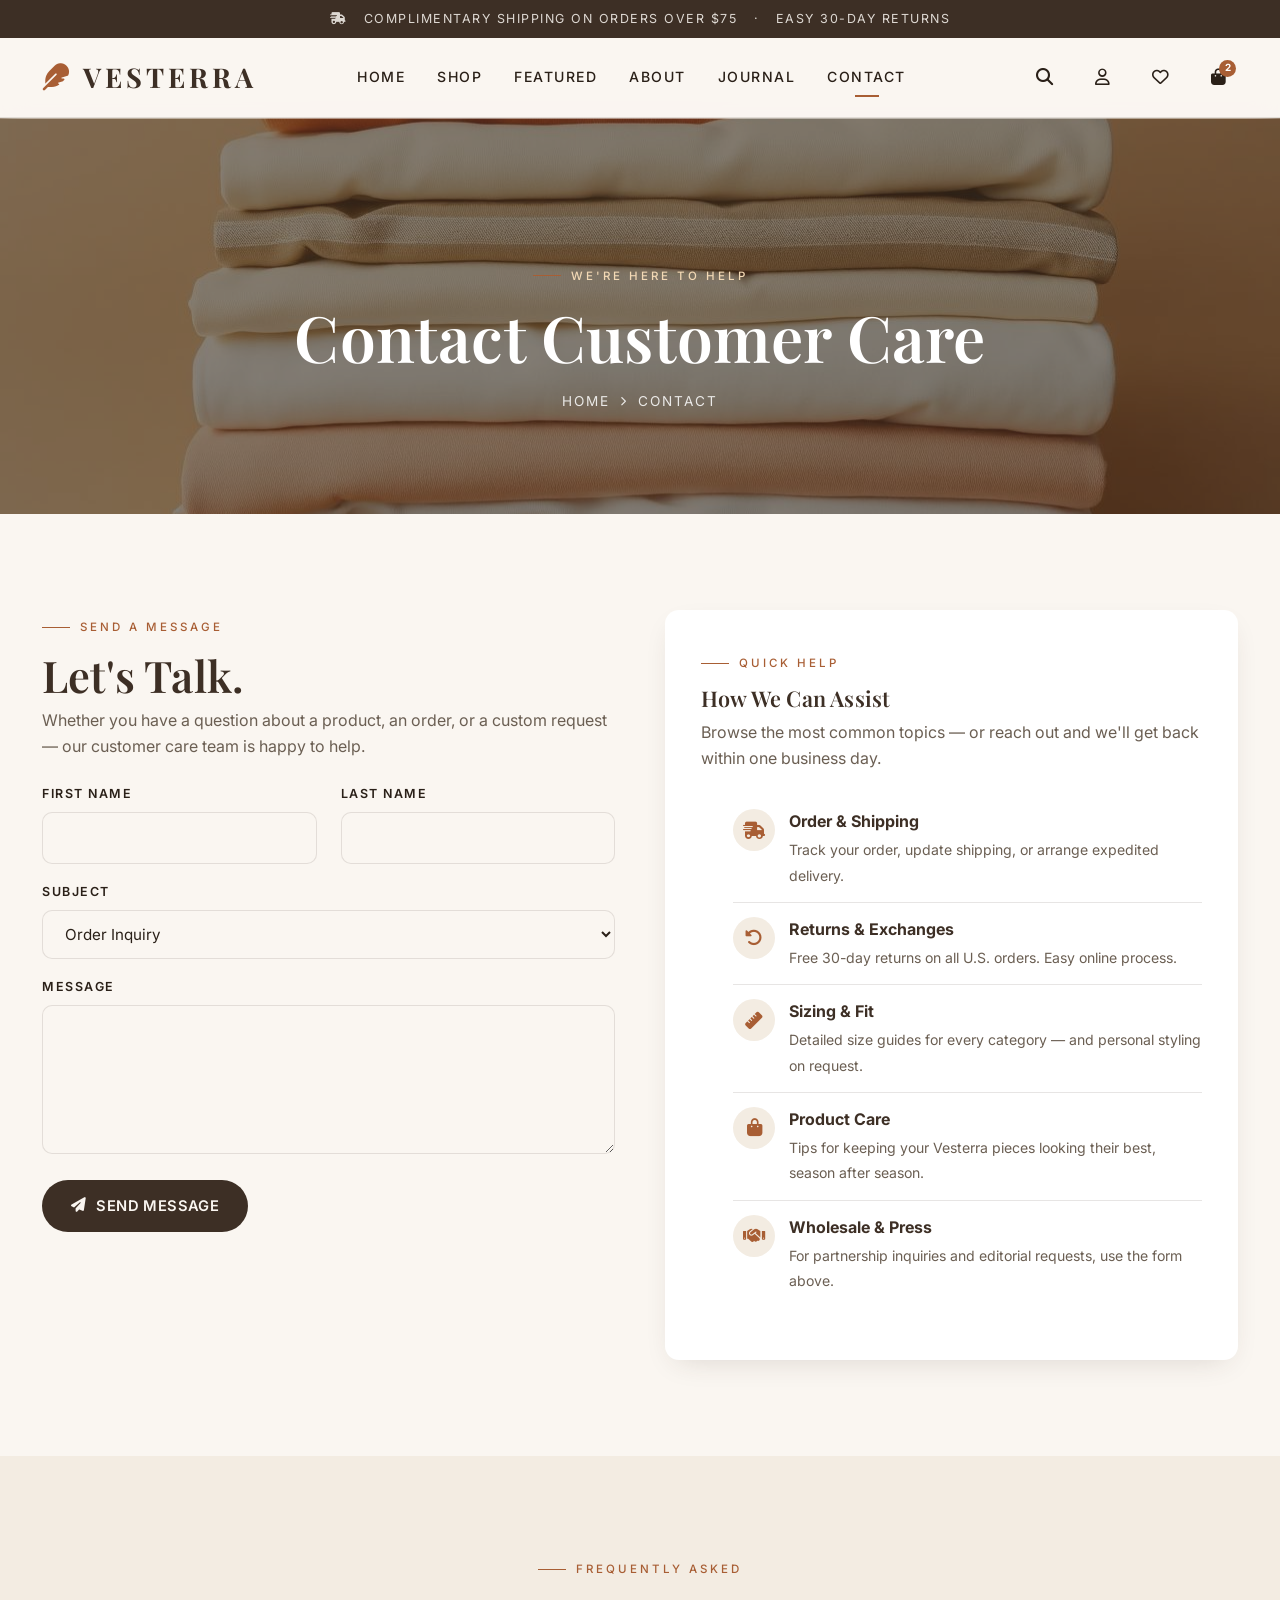
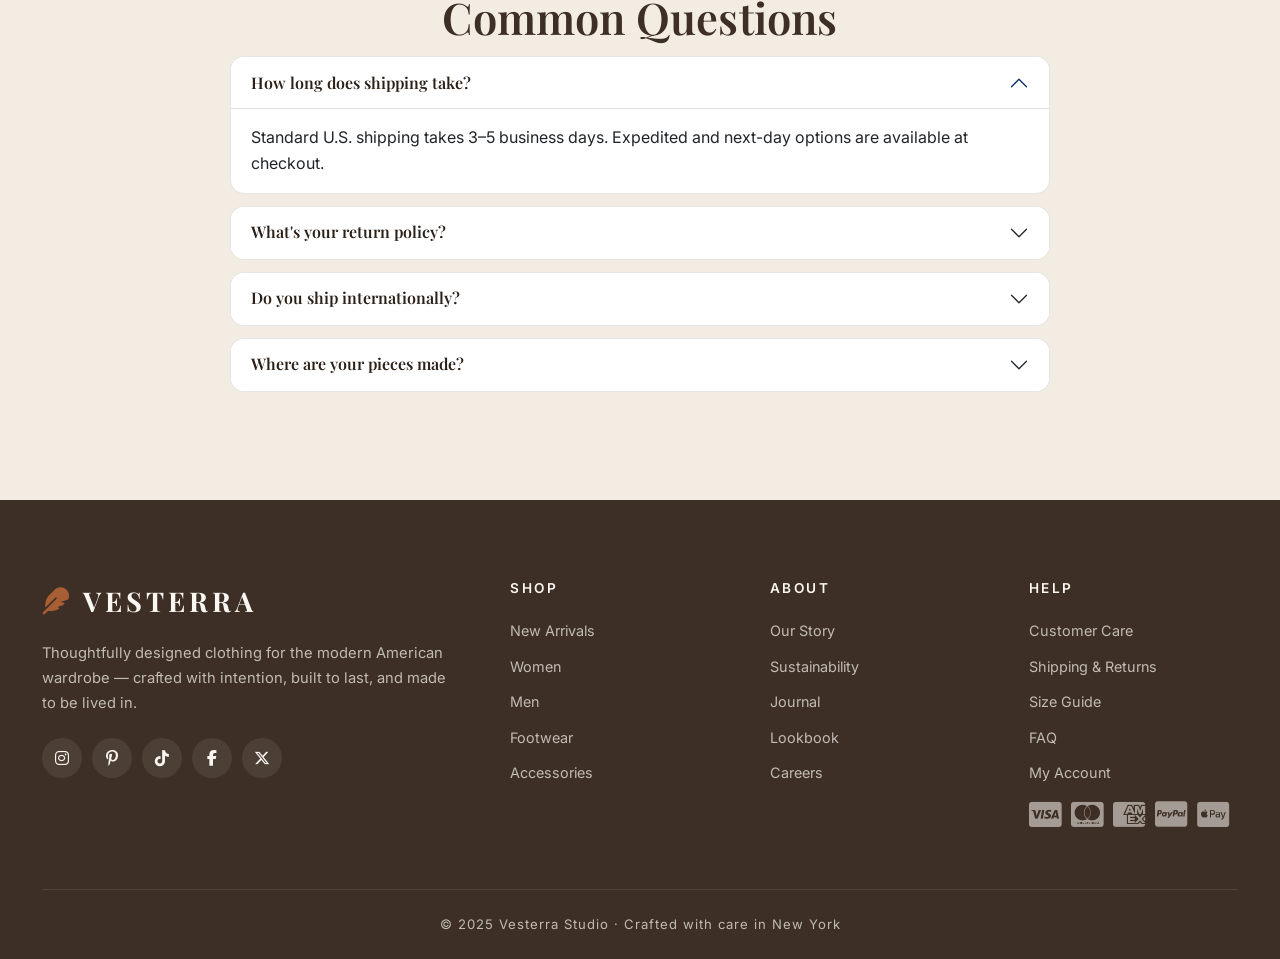
<file: contact.html>
<!DOCTYPE html>
<html lang="en">
<head>
<meta charset="UTF-8">
<meta name="viewport" content="width=device-width,initial-scale=1.0">
<title>Contact Us — Vesterra</title>
<meta name="description" content="Get in touch with our customer care team. We respond to every inquiry within one business day.">
<link href="https://fonts.googleapis.com/css2?family=Inter:wght@400;500;600;700&family=Playfair+Display:wght@500;600;700&display=swap" rel="stylesheet">
<link href="https://cdn.jsdelivr.net/npm/bootstrap@5.3.2/dist/css/bootstrap.min.css" rel="stylesheet">
<link href="https://cdnjs.cloudflare.com/ajax/libs/font-awesome/6.4.2/css/all.min.css" rel="stylesheet">
<link rel="stylesheet" href="css/style.css">
</head>
<body>

<div class="top-bar"><div class="container"><span><i class="fas fa-truck-fast"></i> &nbsp; Complimentary Shipping on Orders Over $75 &nbsp; · &nbsp; Easy 30-Day Returns</span></div></div>

<nav class="navbar navbar-expand-lg navbar-custom">
  <div class="container">
    <a class="brand-logo" href="index.html"><i class="fas fa-feather"></i> VESTERRA</a>
    <button class="navbar-toggler" data-bs-toggle="collapse" data-bs-target="#navMain"><span class="navbar-toggler-icon"></span></button>
    <div class="collapse navbar-collapse" id="navMain">
      <ul class="navbar-nav mx-auto">
        <li class="nav-item"><a class="nav-link nav-link-custom" href="index.html">Home</a></li>
        <li class="nav-item"><a class="nav-link nav-link-custom" href="shop.html">Shop</a></li>
        <li class="nav-item"><a class="nav-link nav-link-custom" href="featured.html">Featured</a></li>
        <li class="nav-item"><a class="nav-link nav-link-custom" href="about.html">About</a></li>
        <li class="nav-item"><a class="nav-link nav-link-custom" href="blog.html">Journal</a></li>
        <li class="nav-item"><a class="nav-link nav-link-custom active" href="contact.html">Contact</a></li>
      </ul>
      <div class="nav-icons">
        <a href="#"><i class="fas fa-search"></i></a>
        <a href="login.html"><i class="far fa-user"></i></a>
        <a href="#"><i class="far fa-heart"></i></a>
        <a href="#"><i class="fas fa-bag-shopping"></i><span class="cart-badge">2</span></a>
      </div>
    </div>
  </div>
</nav>

<header class="page-header" style="background-image:url('images/about.jpg')">
  <span class="eyebrow" style="color:#f3d9b5">We're Here to Help</span>
  <h1>Contact Customer Care</h1>
  <div class="breadcrumb-custom"><a href="index.html">Home</a> <i class="fas fa-chevron-right"></i> <span>Contact</span></div>
</header>

<!-- 1 LIGHT contact -->
<section class="section band-light">
  <div class="container">
    <div class="contact-grid">
      <div class="reveal">
        <span class="eyebrow">Send a Message</span>
        <h2>Let's Talk.</h2>
        <p>Whether you have a question about a product, an order, or a custom request — our customer care team is happy to help.</p>
        <form class="demo-form" style="margin-top:24px">
          <div class="row">
            <div class="col-md-6 form-group"><label>First Name</label><input type="text" required></div>
            <div class="col-md-6 form-group"><label>Last Name</label><input type="text" required></div>
          </div>
          <div class="form-group"><label>Subject</label><select><option>Order Inquiry</option><option>Product Question</option><option>Returns &amp; Exchanges</option><option>Press &amp; Partnerships</option><option>Other</option></select></div>
          <div class="form-group"><label>Message</label><textarea rows="5" required></textarea></div>
          <button type="submit" class="btn btn-primary"><i class="fas fa-paper-plane"></i> Send Message</button>
        </form>
      </div>
      <div class="reveal reveal-delay-1">
        <div class="contact-info-card">
          <span class="eyebrow">Quick Help</span>
          <h3>How We Can Assist</h3>
          <p>Browse the most common topics — or reach out and we'll get back within one business day.</p>
          <ul class="contact-features">
            <li><i class="fas fa-truck-fast"></i><div><strong>Order &amp; Shipping</strong><span>Track your order, update shipping, or arrange expedited delivery.</span></div></li>
            <li><i class="fas fa-rotate-left"></i><div><strong>Returns &amp; Exchanges</strong><span>Free 30-day returns on all U.S. orders. Easy online process.</span></div></li>
            <li><i class="fas fa-ruler"></i><div><strong>Sizing &amp; Fit</strong><span>Detailed size guides for every category — and personal styling on request.</span></div></li>
            <li><i class="fas fa-bag-shopping"></i><div><strong>Product Care</strong><span>Tips for keeping your Vesterra pieces looking their best, season after season.</span></div></li>
            <li><i class="fas fa-handshake"></i><div><strong>Wholesale &amp; Press</strong><span>For partnership inquiries and editorial requests, use the form above.</span></div></li>
          </ul>
        </div>
      </div>
    </div>
  </div>
</section>

<!-- 2 DARK FAQ -->
<section class="section band-dark">
  <div class="container">
    <div class="text-center reveal"><span class="eyebrow">Frequently Asked</span><h2 class="section-title">Common Questions</h2></div>
    <div class="accordion reveal" id="faq" style="max-width:820px;margin:0 auto">
      <div class="accordion-item" style="background:#fff;border:1px solid var(--line);margin-bottom:12px;border-radius:14px;overflow:hidden">
        <h2 class="accordion-header"><button class="accordion-button" data-bs-toggle="collapse" data-bs-target="#q1" style="background:#fff;font-weight:600;color:#2a2018">How long does shipping take?</button></h2>
        <div id="q1" class="accordion-collapse collapse show" data-bs-parent="#faq"><div class="accordion-body">Standard U.S. shipping takes 3–5 business days. Expedited and next-day options are available at checkout.</div></div>
      </div>
      <div class="accordion-item" style="background:#fff;border:1px solid var(--line);margin-bottom:12px;border-radius:14px;overflow:hidden">
        <h2 class="accordion-header"><button class="accordion-button collapsed" data-bs-toggle="collapse" data-bs-target="#q2" style="background:#fff;font-weight:600;color:#2a2018">What's your return policy?</button></h2>
        <div id="q2" class="accordion-collapse collapse" data-bs-parent="#faq"><div class="accordion-body">Free returns within 30 days on all unworn items, with original tags. Initiate online — pre-paid label included.</div></div>
      </div>
      <div class="accordion-item" style="background:#fff;border:1px solid var(--line);margin-bottom:12px;border-radius:14px;overflow:hidden">
        <h2 class="accordion-header"><button class="accordion-button collapsed" data-bs-toggle="collapse" data-bs-target="#q3" style="background:#fff;font-weight:600;color:#2a2018">Do you ship internationally?</button></h2>
        <div id="q3" class="accordion-collapse collapse" data-bs-parent="#faq"><div class="accordion-body">We currently ship across the U.S. and Canada. International expansion is coming later this year.</div></div>
      </div>
      <div class="accordion-item" style="background:#fff;border:1px solid var(--line);margin-bottom:12px;border-radius:14px;overflow:hidden">
        <h2 class="accordion-header"><button class="accordion-button collapsed" data-bs-toggle="collapse" data-bs-target="#q4" style="background:#fff;font-weight:600;color:#2a2018">Where are your pieces made?</button></h2>
        <div id="q4" class="accordion-collapse collapse" data-bs-parent="#faq"><div class="accordion-body">Designed in Brooklyn and produced with carefully selected partners across North America and Portugal.</div></div>
      </div>
    </div>
  </div>
</section>

<footer class="footer">
  <div class="container">
    <div class="footer-grid">
      <div class="footer-about"><div class="brand-logo"><i class="fas fa-feather"></i> VESTERRA</div><p>Thoughtfully designed clothing for the modern American wardrobe — crafted with intention, built to last, and made to be lived in.</p><div class="footer-social"><a href="#"><i class="fab fa-instagram"></i></a><a href="#"><i class="fab fa-pinterest-p"></i></a><a href="#"><i class="fab fa-tiktok"></i></a><a href="#"><i class="fab fa-facebook-f"></i></a><a href="#"><i class="fab fa-x-twitter"></i></a></div></div>
      <div><h4>Shop</h4><ul><li><a href="shop.html">New Arrivals</a></li><li><a href="shop.html">Women</a></li><li><a href="shop.html">Men</a></li><li><a href="shop.html">Footwear</a></li><li><a href="shop.html">Accessories</a></li></ul></div>
      <div><h4>About</h4><ul><li><a href="about.html">Our Story</a></li><li><a href="about.html">Sustainability</a></li><li><a href="blog.html">Journal</a></li><li><a href="featured.html">Lookbook</a></li><li><a href="#">Careers</a></li></ul></div>
      <div><h4>Help</h4><ul><li><a href="contact.html">Customer Care</a></li><li><a href="#">Shipping &amp; Returns</a></li><li><a href="#">Size Guide</a></li><li><a href="#">FAQ</a></li><li><a href="login.html">My Account</a></li></ul><div class="payment-icons"><i class="fab fa-cc-visa"></i><i class="fab fa-cc-mastercard"></i><i class="fab fa-cc-amex"></i><i class="fab fa-cc-paypal"></i><i class="fab fa-cc-apple-pay"></i></div></div>
    </div>
    <div class="footer-bottom">© 2025 Vesterra Studio · Crafted with care in New York</div>
  </div>
</footer>

<script src="https://code.jquery.com/jquery-3.7.1.min.js"></script>
<script src="https://cdn.jsdelivr.net/npm/bootstrap@5.3.2/dist/js/bootstrap.bundle.min.js"></script>
<script src="js/main.js"></script>
</body>
</html>
</file>
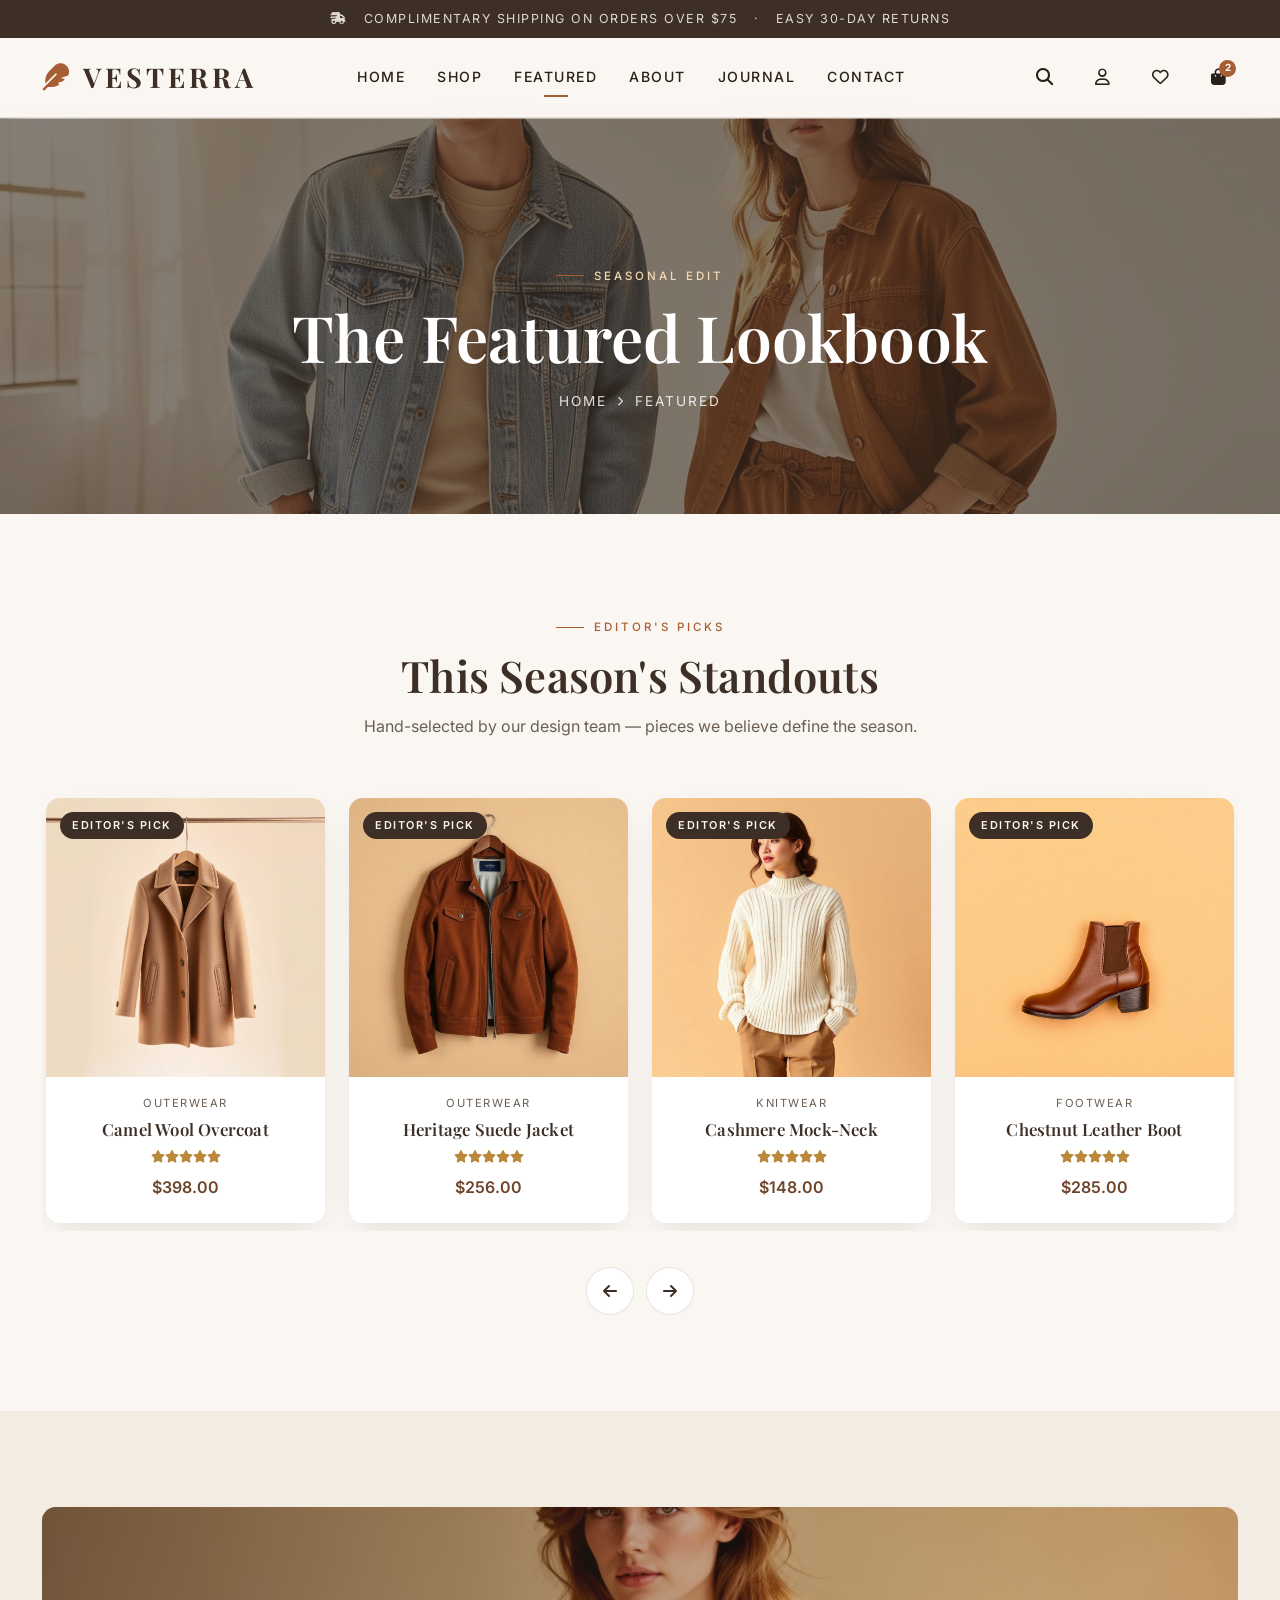
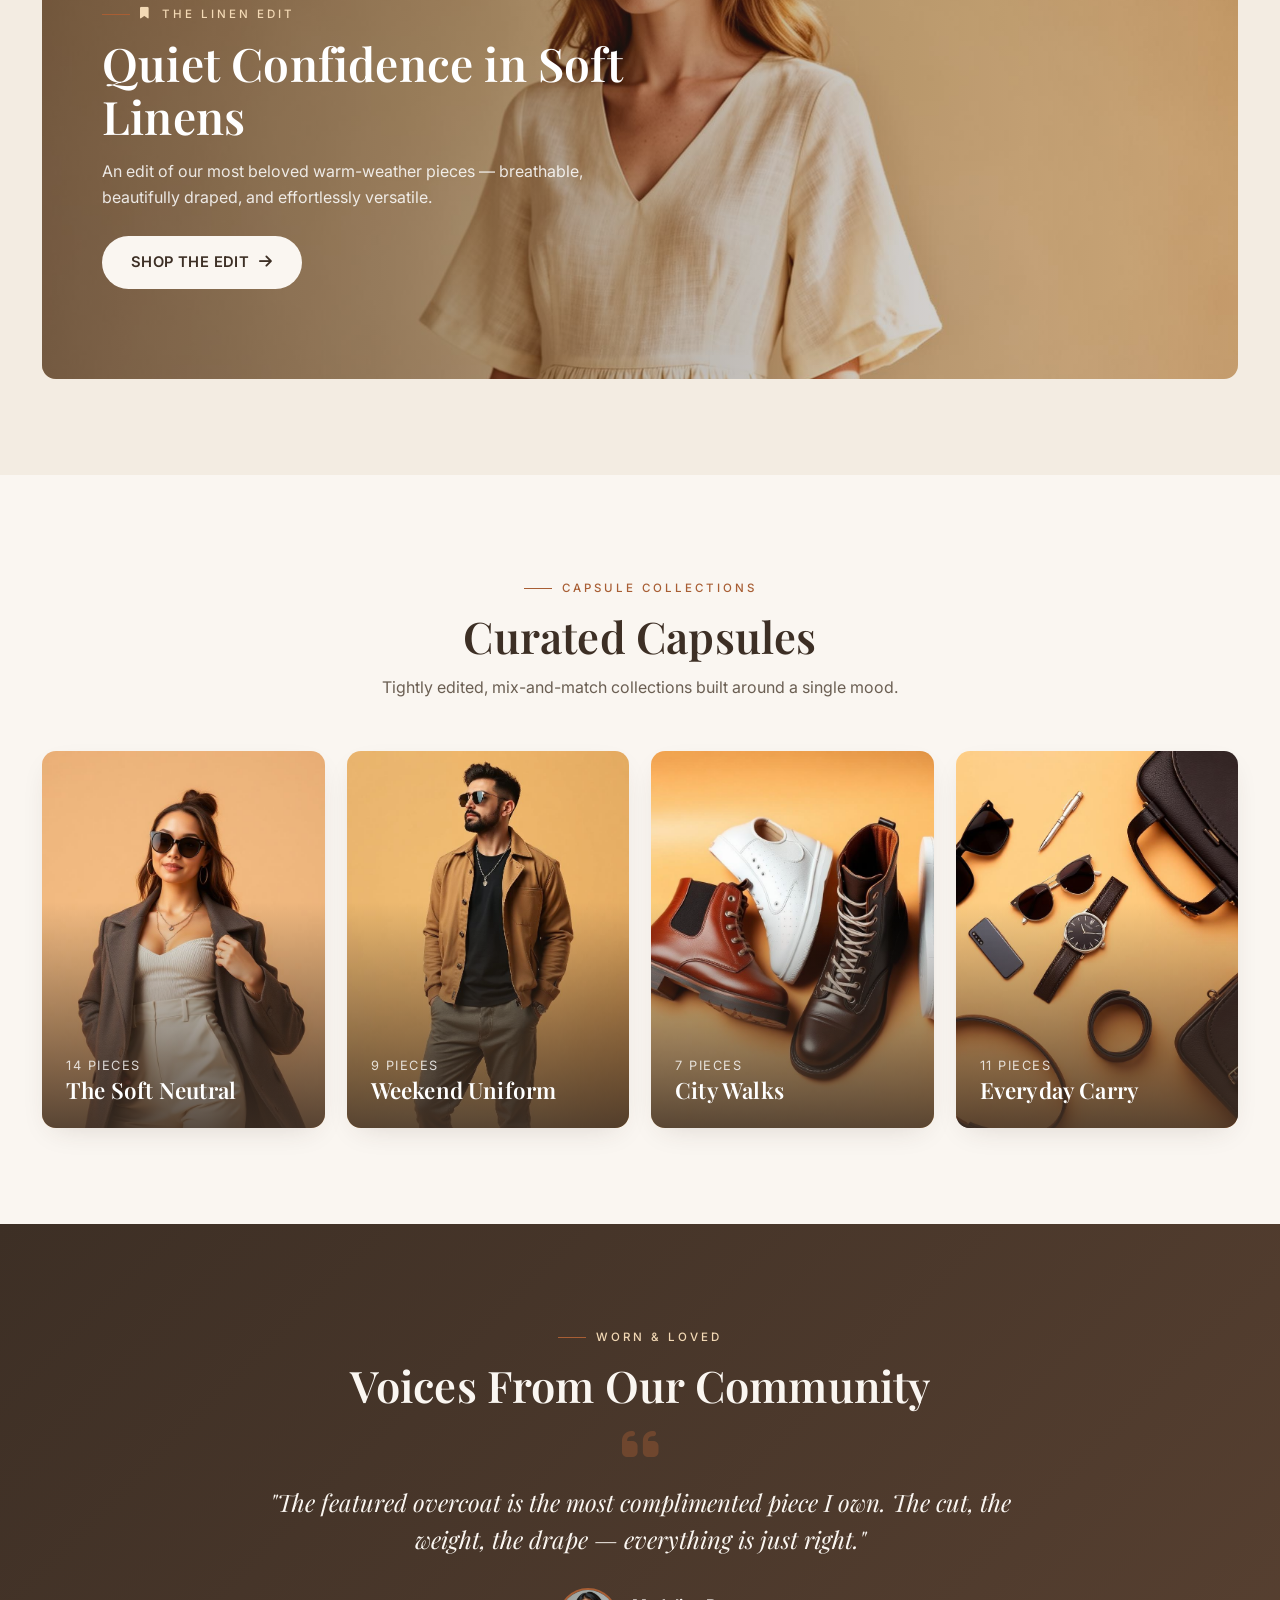
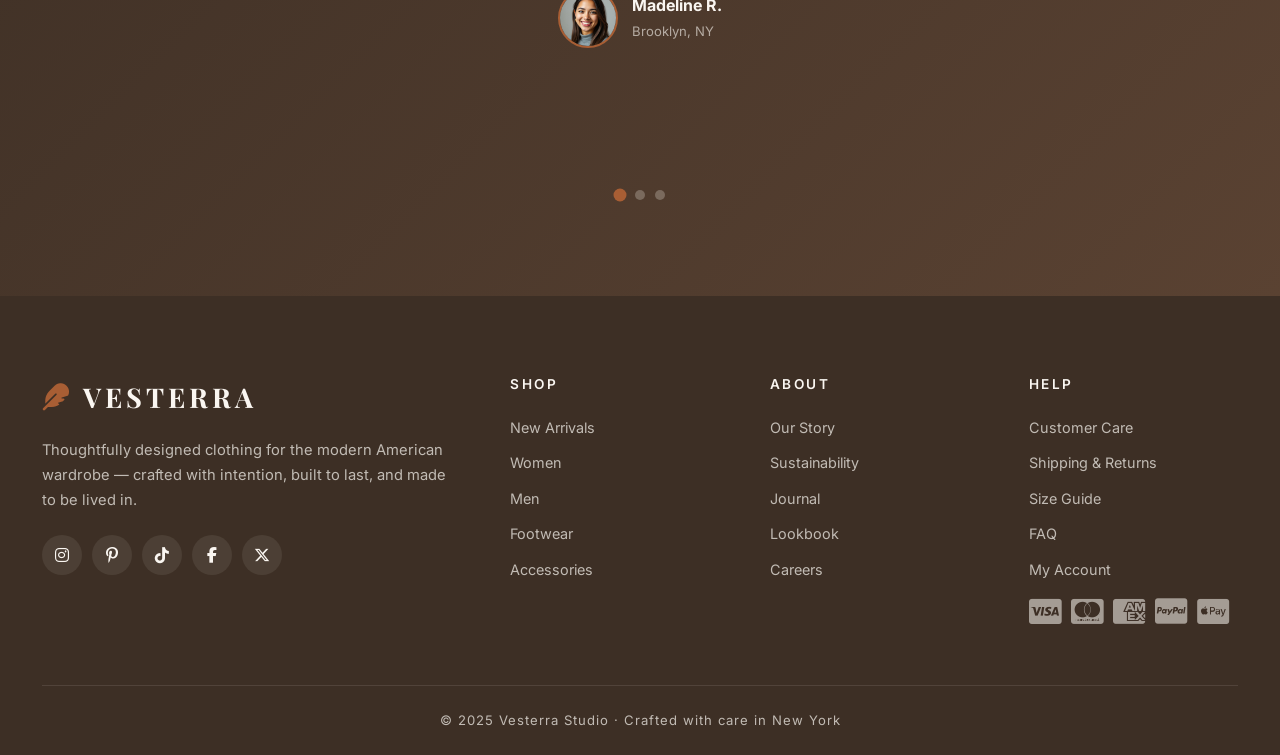
<file: featured.html>
<!DOCTYPE html>
<html lang="en">
<head>
<meta charset="UTF-8">
<meta name="viewport" content="width=device-width,initial-scale=1.0">
<title>Featured Lookbook — Vesterra</title>
<meta name="description" content="Featured pieces and seasonal lookbook from the Vesterra studio.">
<link href="https://fonts.googleapis.com/css2?family=Inter:wght@400;500;600;700&family=Playfair+Display:wght@500;600;700&display=swap" rel="stylesheet">
<link href="https://cdn.jsdelivr.net/npm/bootstrap@5.3.2/dist/css/bootstrap.min.css" rel="stylesheet">
<link href="https://cdnjs.cloudflare.com/ajax/libs/font-awesome/6.4.2/css/all.min.css" rel="stylesheet">
<link rel="stylesheet" href="css/style.css">
</head>
<body>

<div class="top-bar"><div class="container"><span><i class="fas fa-truck-fast"></i> &nbsp; Complimentary Shipping on Orders Over $75 &nbsp; · &nbsp; Easy 30-Day Returns</span></div></div>

<nav class="navbar navbar-expand-lg navbar-custom">
  <div class="container">
    <a class="brand-logo" href="index.html"><i class="fas fa-feather"></i> VESTERRA</a>
    <button class="navbar-toggler" data-bs-toggle="collapse" data-bs-target="#navMain"><span class="navbar-toggler-icon"></span></button>
    <div class="collapse navbar-collapse" id="navMain">
      <ul class="navbar-nav mx-auto">
        <li class="nav-item"><a class="nav-link nav-link-custom" href="index.html">Home</a></li>
        <li class="nav-item"><a class="nav-link nav-link-custom" href="shop.html">Shop</a></li>
        <li class="nav-item"><a class="nav-link nav-link-custom active" href="featured.html">Featured</a></li>
        <li class="nav-item"><a class="nav-link nav-link-custom" href="about.html">About</a></li>
        <li class="nav-item"><a class="nav-link nav-link-custom" href="blog.html">Journal</a></li>
        <li class="nav-item"><a class="nav-link nav-link-custom" href="contact.html">Contact</a></li>
      </ul>
      <div class="nav-icons">
        <a href="#"><i class="fas fa-search"></i></a>
        <a href="login.html"><i class="far fa-user"></i></a>
        <a href="#"><i class="far fa-heart"></i></a>
        <a href="#"><i class="fas fa-bag-shopping"></i><span class="cart-badge">2</span></a>
      </div>
    </div>
  </div>
</nav>

<header class="page-header" style="background-image:url('images/hero2.jpg')">
  <span class="eyebrow" style="color:#f3d9b5">Seasonal Edit</span>
  <h1>The Featured Lookbook</h1>
  <div class="breadcrumb-custom"><a href="index.html">Home</a> <i class="fas fa-chevron-right"></i> <span>Featured</span></div>
</header>

<!-- 1 LIGHT -->
<section class="section band-light">
  <div class="container">
    <div class="text-center reveal">
      <span class="eyebrow">Editor's Picks</span>
      <h2 class="section-title">This Season's Standouts</h2>
      <p class="section-sub">Hand-selected by our design team — pieces we believe define the season.</p>
    </div>
    <div class="product-slider-wrap reveal">
      <div class="product-track">
        <div class="product-card"><div class="product-img"><img src="images/p7.jpg" alt=""><span class="product-badge">Editor's Pick</span><a href="#" class="product-quick-add">+ Quick Add</a></div><div class="product-info"><div class="product-cat">Outerwear</div><h3 class="product-title">Camel Wool Overcoat</h3><div class="product-rating"><i class="fas fa-star"></i><i class="fas fa-star"></i><i class="fas fa-star"></i><i class="fas fa-star"></i><i class="fas fa-star"></i></div><div class="product-price">$398.00</div></div></div>
        <div class="product-card"><div class="product-img"><img src="images/p2.jpg" alt=""><span class="product-badge">Editor's Pick</span><a href="#" class="product-quick-add">+ Quick Add</a></div><div class="product-info"><div class="product-cat">Outerwear</div><h3 class="product-title">Heritage Suede Jacket</h3><div class="product-rating"><i class="fas fa-star"></i><i class="fas fa-star"></i><i class="fas fa-star"></i><i class="fas fa-star"></i><i class="fas fa-star"></i></div><div class="product-price">$256.00</div></div></div>
        <div class="product-card"><div class="product-img"><img src="images/p1.jpg" alt=""><span class="product-badge">Editor's Pick</span><a href="#" class="product-quick-add">+ Quick Add</a></div><div class="product-info"><div class="product-cat">Knitwear</div><h3 class="product-title">Cashmere Mock-Neck</h3><div class="product-rating"><i class="fas fa-star"></i><i class="fas fa-star"></i><i class="fas fa-star"></i><i class="fas fa-star"></i><i class="fas fa-star"></i></div><div class="product-price">$148.00</div></div></div>
        <div class="product-card"><div class="product-img"><img src="images/p6.jpg" alt=""><span class="product-badge">Editor's Pick</span><a href="#" class="product-quick-add">+ Quick Add</a></div><div class="product-info"><div class="product-cat">Footwear</div><h3 class="product-title">Chestnut Leather Boot</h3><div class="product-rating"><i class="fas fa-star"></i><i class="fas fa-star"></i><i class="fas fa-star"></i><i class="fas fa-star"></i><i class="fas fa-star"></i></div><div class="product-price">$285.00</div></div></div>
        <div class="product-card"><div class="product-img"><img src="images/p8.jpg" alt=""><span class="product-badge">Editor's Pick</span><a href="#" class="product-quick-add">+ Quick Add</a></div><div class="product-info"><div class="product-cat">Bags</div><h3 class="product-title">Sienna Leather Tote</h3><div class="product-rating"><i class="fas fa-star"></i><i class="fas fa-star"></i><i class="fas fa-star"></i><i class="fas fa-star"></i><i class="fas fa-star"></i></div><div class="product-price">$245.00</div></div></div>
      </div>
      <div class="slider-controls"><button class="slider-btn slider-prev"><i class="fas fa-arrow-left"></i></button><button class="slider-btn slider-next"><i class="fas fa-arrow-right"></i></button></div>
    </div>
  </div>
</section>

<!-- 2 DARK promo -->
<section class="section band-dark">
  <div class="container">
    <div class="promo-banner reveal" style="background-image:url('images/hero3.jpg')">
      <div>
        <span class="eyebrow" style="color:#f3d9b5"><i class="fas fa-bookmark"></i> The Linen Edit</span>
        <h2>Quiet Confidence in Soft Linens</h2>
        <p>An edit of our most beloved warm-weather pieces — breathable, beautifully draped, and effortlessly versatile.</p>
        <a href="shop.html" class="btn btn-light">Shop the Edit <i class="fas fa-arrow-right"></i></a>
      </div>
      <div></div>
    </div>
  </div>
</section>

<!-- 3 LIGHT capsule grid -->
<section class="section band-light">
  <div class="container">
    <div class="text-center reveal">
      <span class="eyebrow">Capsule Collections</span>
      <h2 class="section-title">Curated Capsules</h2>
      <p class="section-sub">Tightly edited, mix-and-match collections built around a single mood.</p>
    </div>
    <div class="cat-grid">
      <a href="shop.html" class="cat-card reveal"><img src="images/cat-women.jpg" alt=""><div class="cat-overlay"><div><span>14 Pieces</span><h3>The Soft Neutral</h3></div></div></a>
      <a href="shop.html" class="cat-card reveal reveal-delay-1"><img src="images/cat-men.jpg" alt=""><div class="cat-overlay"><div><span>9 Pieces</span><h3>Weekend Uniform</h3></div></div></a>
      <a href="shop.html" class="cat-card reveal reveal-delay-2"><img src="images/cat-shoes.jpg" alt=""><div class="cat-overlay"><div><span>7 Pieces</span><h3>City Walks</h3></div></div></a>
      <a href="shop.html" class="cat-card reveal reveal-delay-3"><img src="images/cat-acc.jpg" alt=""><div class="cat-overlay"><div><span>11 Pieces</span><h3>Everyday Carry</h3></div></div></a>
    </div>
  </div>
</section>

<!-- 4 DARK testimonials clay -->
<section class="section band-clay">
  <div class="container">
    <div class="text-center reveal"><span class="eyebrow" style="color:#f3d9b5">Worn &amp; Loved</span><h2 class="section-title">Voices From Our Community</h2></div>
    <div class="testimonial-track reveal">
      <div class="testimonial-slide active"><i class="fas fa-quote-left"></i><blockquote>"The featured overcoat is the most complimented piece I own. The cut, the weight, the drape — everything is just right."</blockquote><div class="t-author"><img src="images/t1.jpg" alt=""><div class="t-name"><strong>Madeline R.</strong><span>Brooklyn, NY</span></div></div></div>
      <div class="testimonial-slide"><i class="fas fa-quote-left"></i><blockquote>"Their lookbook actually translates to real life. I wore an entire featured outfit to a dinner and felt unstoppable."</blockquote><div class="t-author"><img src="images/t3.jpg" alt=""><div class="t-name"><strong>Caroline H.</strong><span>Portland, OR</span></div></div></div>
      <div class="testimonial-slide"><i class="fas fa-quote-left"></i><blockquote>"Finally, fashion that respects the wearer. Simple, confident, and made to last."</blockquote><div class="t-author"><img src="images/t2.jpg" alt=""><div class="t-name"><strong>Jason M.</strong><span>Austin, TX</span></div></div></div>
    </div>
    <div class="testimonial-dots"><span class="active"></span><span></span><span></span></div>
  </div>
</section>

<footer class="footer">
  <div class="container">
    <div class="footer-grid">
      <div class="footer-about">
        <div class="brand-logo"><i class="fas fa-feather"></i> VESTERRA</div>
        <p>Thoughtfully designed clothing for the modern American wardrobe — crafted with intention, built to last, and made to be lived in.</p>
        <div class="footer-social"><a href="#"><i class="fab fa-instagram"></i></a><a href="#"><i class="fab fa-pinterest-p"></i></a><a href="#"><i class="fab fa-tiktok"></i></a><a href="#"><i class="fab fa-facebook-f"></i></a><a href="#"><i class="fab fa-x-twitter"></i></a></div>
      </div>
      <div><h4>Shop</h4><ul><li><a href="shop.html">New Arrivals</a></li><li><a href="shop.html">Women</a></li><li><a href="shop.html">Men</a></li><li><a href="shop.html">Footwear</a></li><li><a href="shop.html">Accessories</a></li></ul></div>
      <div><h4>About</h4><ul><li><a href="about.html">Our Story</a></li><li><a href="about.html">Sustainability</a></li><li><a href="blog.html">Journal</a></li><li><a href="featured.html">Lookbook</a></li><li><a href="#">Careers</a></li></ul></div>
      <div><h4>Help</h4><ul><li><a href="contact.html">Customer Care</a></li><li><a href="#">Shipping &amp; Returns</a></li><li><a href="#">Size Guide</a></li><li><a href="#">FAQ</a></li><li><a href="login.html">My Account</a></li></ul><div class="payment-icons"><i class="fab fa-cc-visa"></i><i class="fab fa-cc-mastercard"></i><i class="fab fa-cc-amex"></i><i class="fab fa-cc-paypal"></i><i class="fab fa-cc-apple-pay"></i></div></div>
    </div>
    <div class="footer-bottom">© 2025 Vesterra Studio · Crafted with care in New York</div>
  </div>
</footer>

<script src="https://code.jquery.com/jquery-3.7.1.min.js"></script>
<script src="https://cdn.jsdelivr.net/npm/bootstrap@5.3.2/dist/js/bootstrap.bundle.min.js"></script>
<script src="js/main.js"></script>
</body>
</html>
</file>
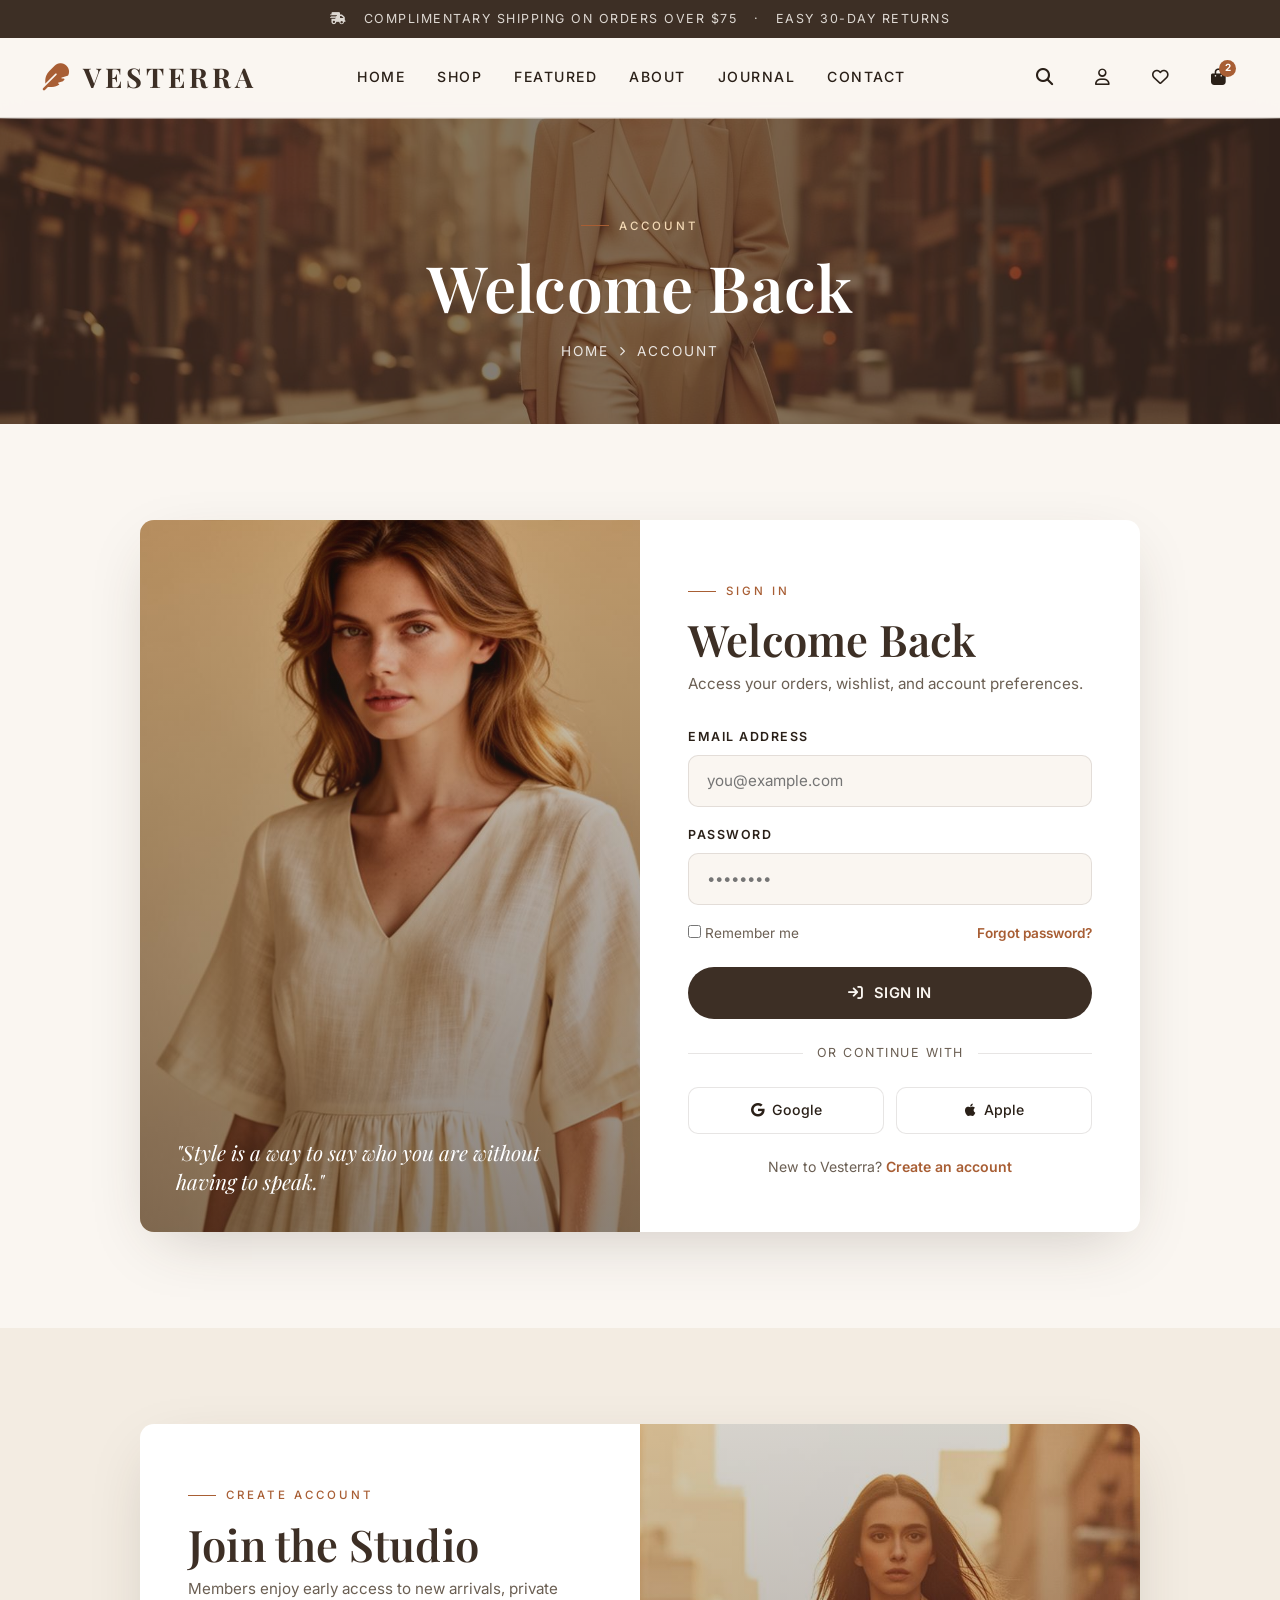
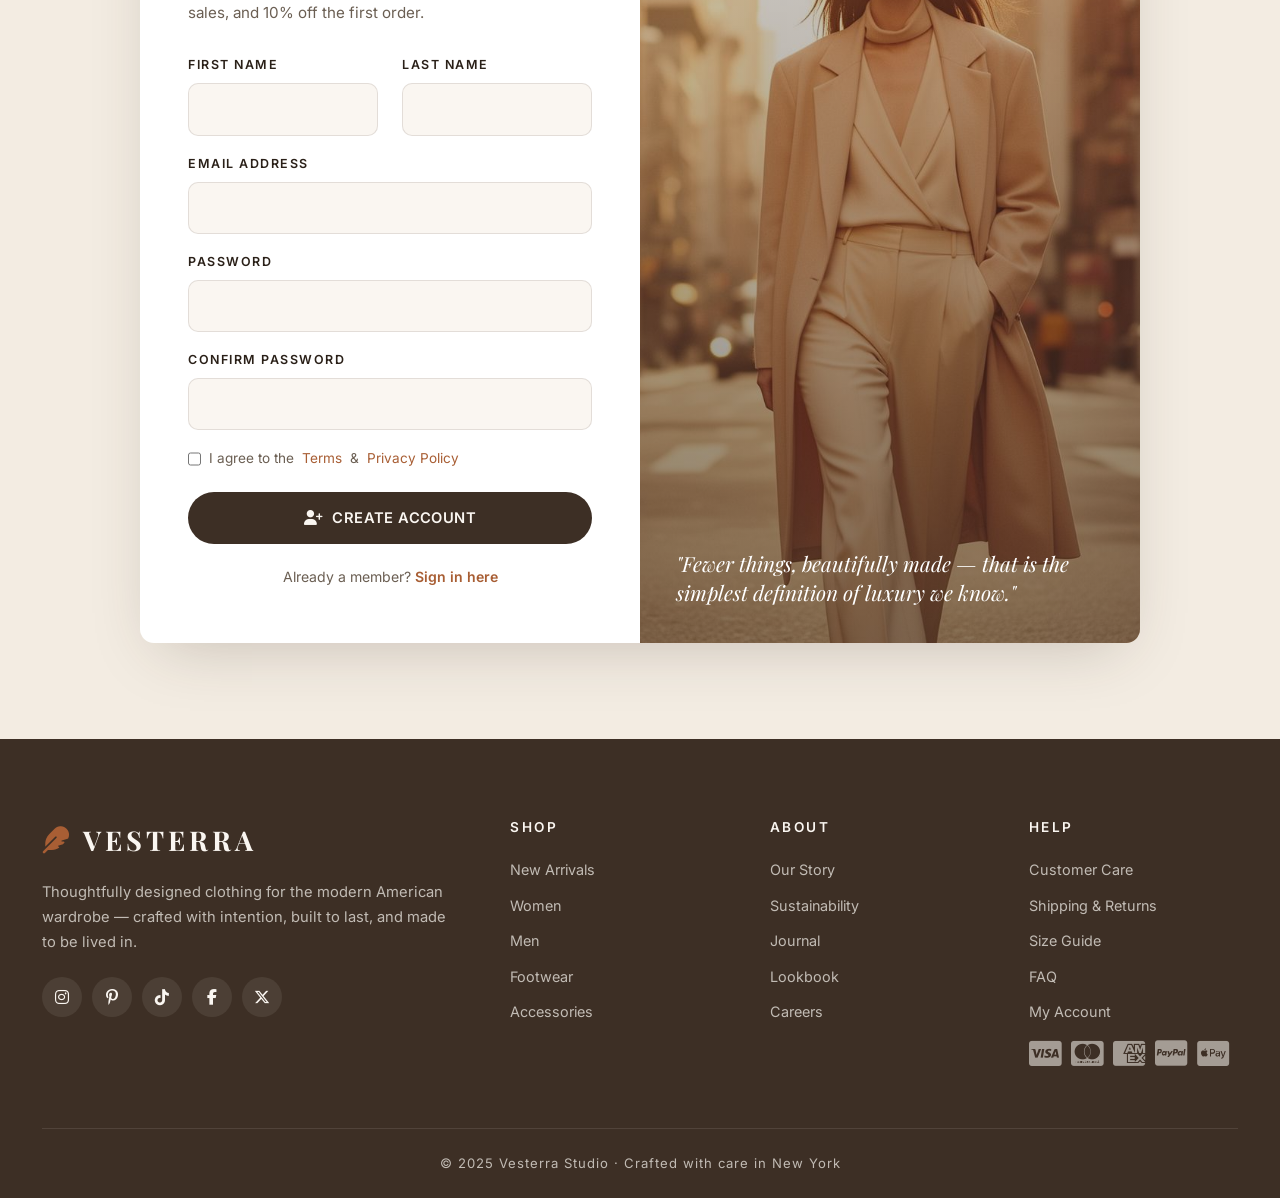
<file: login.html>
<!DOCTYPE html>
<html lang="en">
<head>
<meta charset="UTF-8">
<meta name="viewport" content="width=device-width,initial-scale=1.0">
<title>Sign In or Create Account — Vesterra</title>
<meta name="description" content="Sign in to your Vesterra account or create a new one to access exclusive offers, faster checkout, and order tracking.">
<link href="https://fonts.googleapis.com/css2?family=Inter:wght@400;500;600;700&family=Playfair+Display:wght@500;600;700&display=swap" rel="stylesheet">
<link href="https://cdn.jsdelivr.net/npm/bootstrap@5.3.2/dist/css/bootstrap.min.css" rel="stylesheet">
<link href="https://cdnjs.cloudflare.com/ajax/libs/font-awesome/6.4.2/css/all.min.css" rel="stylesheet">
<link rel="stylesheet" href="css/style.css">
</head>
<body>

<div class="top-bar"><div class="container"><span><i class="fas fa-truck-fast"></i> &nbsp; Complimentary Shipping on Orders Over $75 &nbsp; · &nbsp; Easy 30-Day Returns</span></div></div>

<nav class="navbar navbar-expand-lg navbar-custom">
  <div class="container">
    <a class="brand-logo" href="index.html"><i class="fas fa-feather"></i> VESTERRA</a>
    <button class="navbar-toggler" data-bs-toggle="collapse" data-bs-target="#navMain"><span class="navbar-toggler-icon"></span></button>
    <div class="collapse navbar-collapse" id="navMain">
      <ul class="navbar-nav mx-auto">
        <li class="nav-item"><a class="nav-link nav-link-custom" href="index.html">Home</a></li>
        <li class="nav-item"><a class="nav-link nav-link-custom" href="shop.html">Shop</a></li>
        <li class="nav-item"><a class="nav-link nav-link-custom" href="featured.html">Featured</a></li>
        <li class="nav-item"><a class="nav-link nav-link-custom" href="about.html">About</a></li>
        <li class="nav-item"><a class="nav-link nav-link-custom" href="blog.html">Journal</a></li>
        <li class="nav-item"><a class="nav-link nav-link-custom" href="contact.html">Contact</a></li>
      </ul>
      <div class="nav-icons">
        <a href="#"><i class="fas fa-search"></i></a>
        <a href="login.html" class="active"><i class="far fa-user"></i></a>
        <a href="#"><i class="far fa-heart"></i></a>
        <a href="#"><i class="fas fa-bag-shopping"></i><span class="cart-badge">2</span></a>
      </div>
    </div>
  </div>
</nav>

<header class="page-header" style="padding:90px 0 60px">
  <span class="eyebrow" style="color:#f3d9b5">Account</span>
  <h1>Welcome Back</h1>
  <div class="breadcrumb-custom"><a href="index.html">Home</a> <i class="fas fa-chevron-right"></i> <span>Account</span></div>
</header>

<!-- 1 LIGHT login -->
<section class="section band-light" id="signin">
  <div class="container">
    <div class="auth-wrap reveal">
      <div class="auth-image"><div class="auth-quote">"Style is a way to say who you are without having to speak."</div></div>
      <div class="auth-form">
        <span class="eyebrow">Sign In</span>
        <h2>Welcome Back</h2>
        <p class="sub">Access your orders, wishlist, and account preferences.</p>
        <form class="demo-form">
          <div class="form-group"><label>Email Address</label><input type="email" placeholder="you@example.com" required></div>
          <div class="form-group"><label>Password</label><input type="password" placeholder="••••••••" required></div>
          <div style="display:flex;justify-content:space-between;align-items:center;font-size:.85rem;margin-bottom:14px">
            <label style="color:var(--muted)"><input type="checkbox"> Remember me</label>
            <a href="#" style="color:var(--clay);font-weight:600">Forgot password?</a>
          </div>
          <button type="submit" class="btn btn-primary"><i class="fas fa-arrow-right-to-bracket"></i> Sign In</button>
        </form>
        <div class="divider-or">or continue with</div>
        <div class="social-auth">
          <a href="#"><i class="fab fa-google"></i> Google</a>
          <a href="#"><i class="fab fa-apple"></i> Apple</a>
        </div>
        <div class="auth-extra">New to Vesterra? <a href="#register">Create an account</a></div>
      </div>
    </div>
  </div>
</section>

<!-- 2 DARK register -->
<section class="section band-dark" id="register">
  <div class="container">
    <div class="auth-wrap reveal">
      <div class="auth-form">
        <span class="eyebrow">Create Account</span>
        <h2>Join the Studio</h2>
        <p class="sub">Members enjoy early access to new arrivals, private sales, and 10% off the first order.</p>
        <form class="demo-form">
          <div class="row">
            <div class="col-md-6 form-group"><label>First Name</label><input type="text" required></div>
            <div class="col-md-6 form-group"><label>Last Name</label><input type="text" required></div>
          </div>
          <div class="form-group"><label>Email Address</label><input type="email" required></div>
          <div class="form-group"><label>Password</label><input type="password" required></div>
          <div class="form-group"><label>Confirm Password</label><input type="password" required></div>
          <label style="font-size:.85rem;color:var(--muted);display:flex;gap:8px;margin-bottom:14px">
            <input type="checkbox" required> I agree to the <a href="#" style="color:var(--clay)">Terms</a> &amp; <a href="#" style="color:var(--clay)">Privacy Policy</a>
          </label>
          <button type="submit" class="btn btn-primary"><i class="fas fa-user-plus"></i> Create Account</button>
        </form>
        <div class="auth-extra">Already a member? <a href="#signin">Sign in here</a></div>
      </div>
      <div class="auth-image" style="background-image:url('images/hero1.jpg')"><div class="auth-quote">"Fewer things, beautifully made — that is the simplest definition of luxury we know."</div></div>
    </div>
  </div>
</section>

<footer class="footer">
  <div class="container">
    <div class="footer-grid">
      <div class="footer-about"><div class="brand-logo"><i class="fas fa-feather"></i> VESTERRA</div><p>Thoughtfully designed clothing for the modern American wardrobe — crafted with intention, built to last, and made to be lived in.</p><div class="footer-social"><a href="#"><i class="fab fa-instagram"></i></a><a href="#"><i class="fab fa-pinterest-p"></i></a><a href="#"><i class="fab fa-tiktok"></i></a><a href="#"><i class="fab fa-facebook-f"></i></a><a href="#"><i class="fab fa-x-twitter"></i></a></div></div>
      <div><h4>Shop</h4><ul><li><a href="shop.html">New Arrivals</a></li><li><a href="shop.html">Women</a></li><li><a href="shop.html">Men</a></li><li><a href="shop.html">Footwear</a></li><li><a href="shop.html">Accessories</a></li></ul></div>
      <div><h4>About</h4><ul><li><a href="about.html">Our Story</a></li><li><a href="about.html">Sustainability</a></li><li><a href="blog.html">Journal</a></li><li><a href="featured.html">Lookbook</a></li><li><a href="#">Careers</a></li></ul></div>
      <div><h4>Help</h4><ul><li><a href="contact.html">Customer Care</a></li><li><a href="#">Shipping &amp; Returns</a></li><li><a href="#">Size Guide</a></li><li><a href="#">FAQ</a></li><li><a href="login.html">My Account</a></li></ul><div class="payment-icons"><i class="fab fa-cc-visa"></i><i class="fab fa-cc-mastercard"></i><i class="fab fa-cc-amex"></i><i class="fab fa-cc-paypal"></i><i class="fab fa-cc-apple-pay"></i></div></div>
    </div>
    <div class="footer-bottom">© 2025 Vesterra Studio · Crafted with care in New York</div>
  </div>
</footer>

<script src="https://code.jquery.com/jquery-3.7.1.min.js"></script>
<script src="https://cdn.jsdelivr.net/npm/bootstrap@5.3.2/dist/js/bootstrap.bundle.min.js"></script>
<script src="js/main.js"></script>
</body>
</html>
</file>
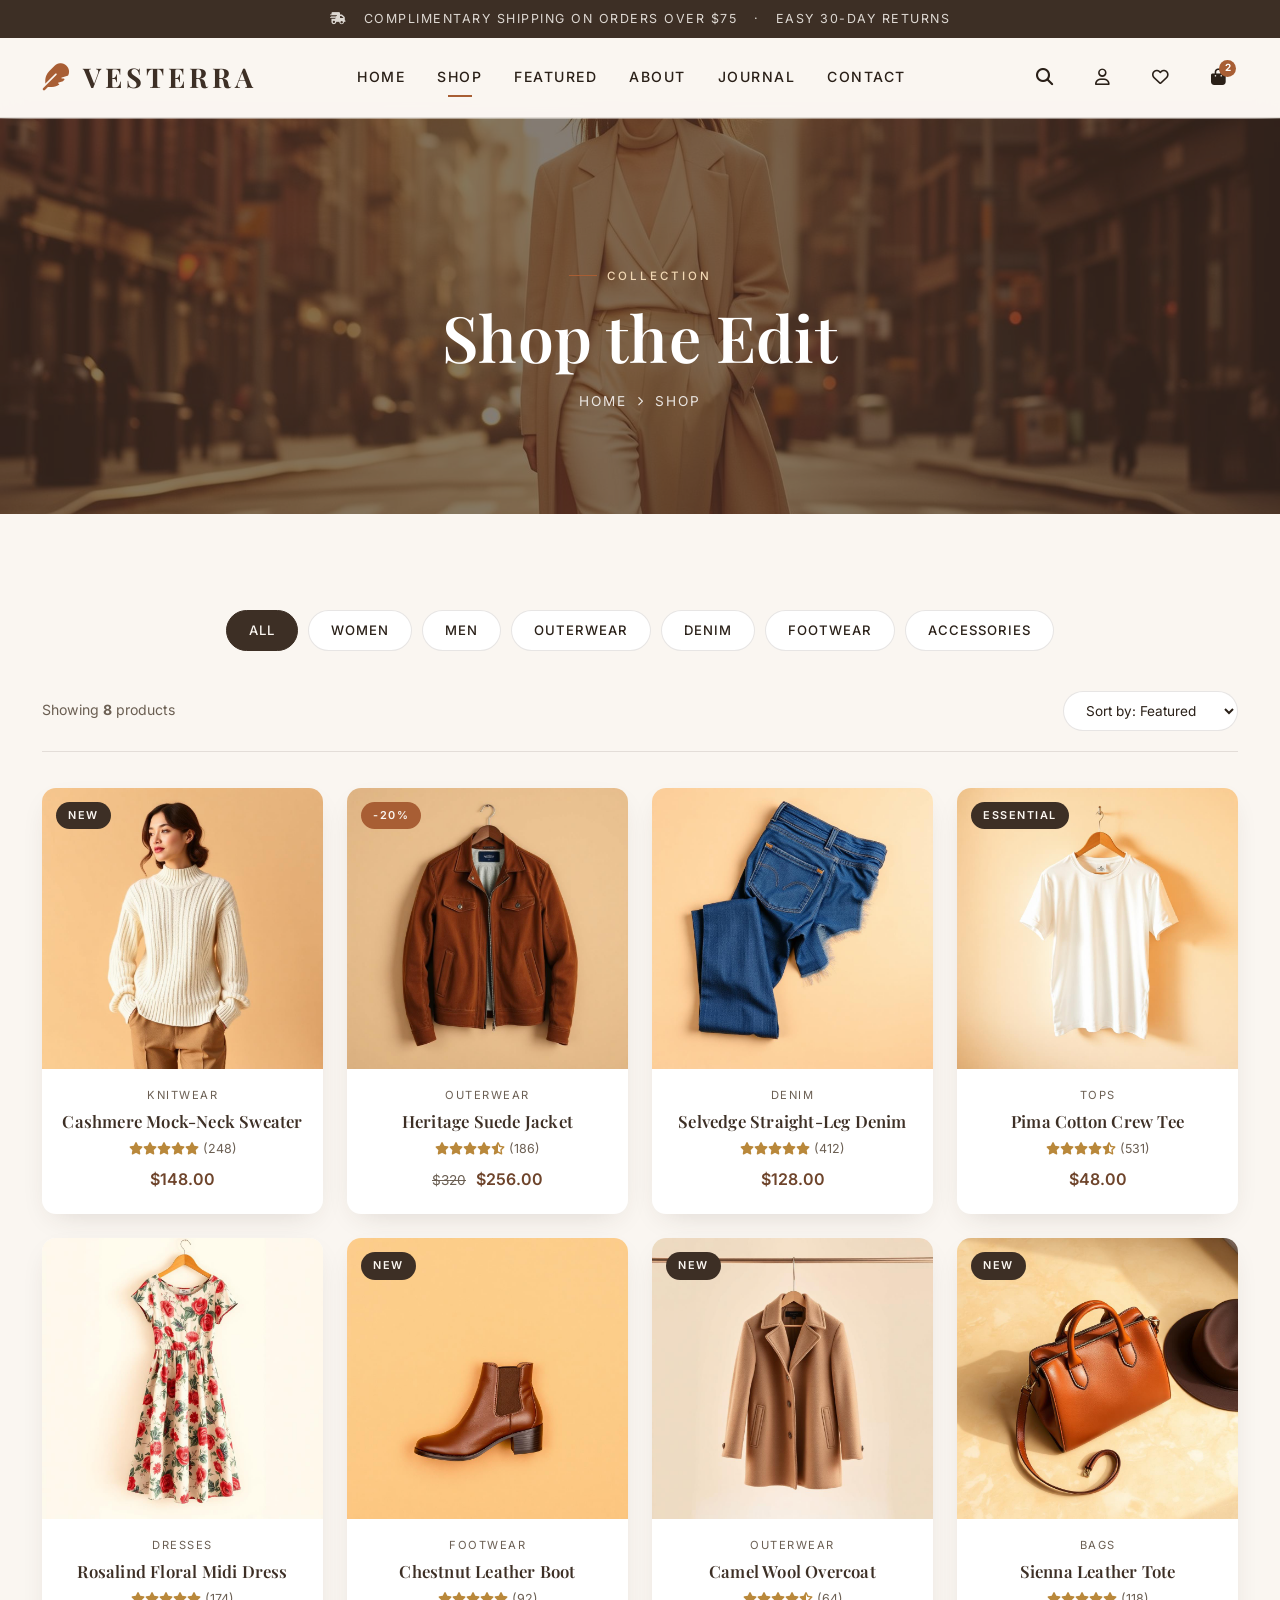
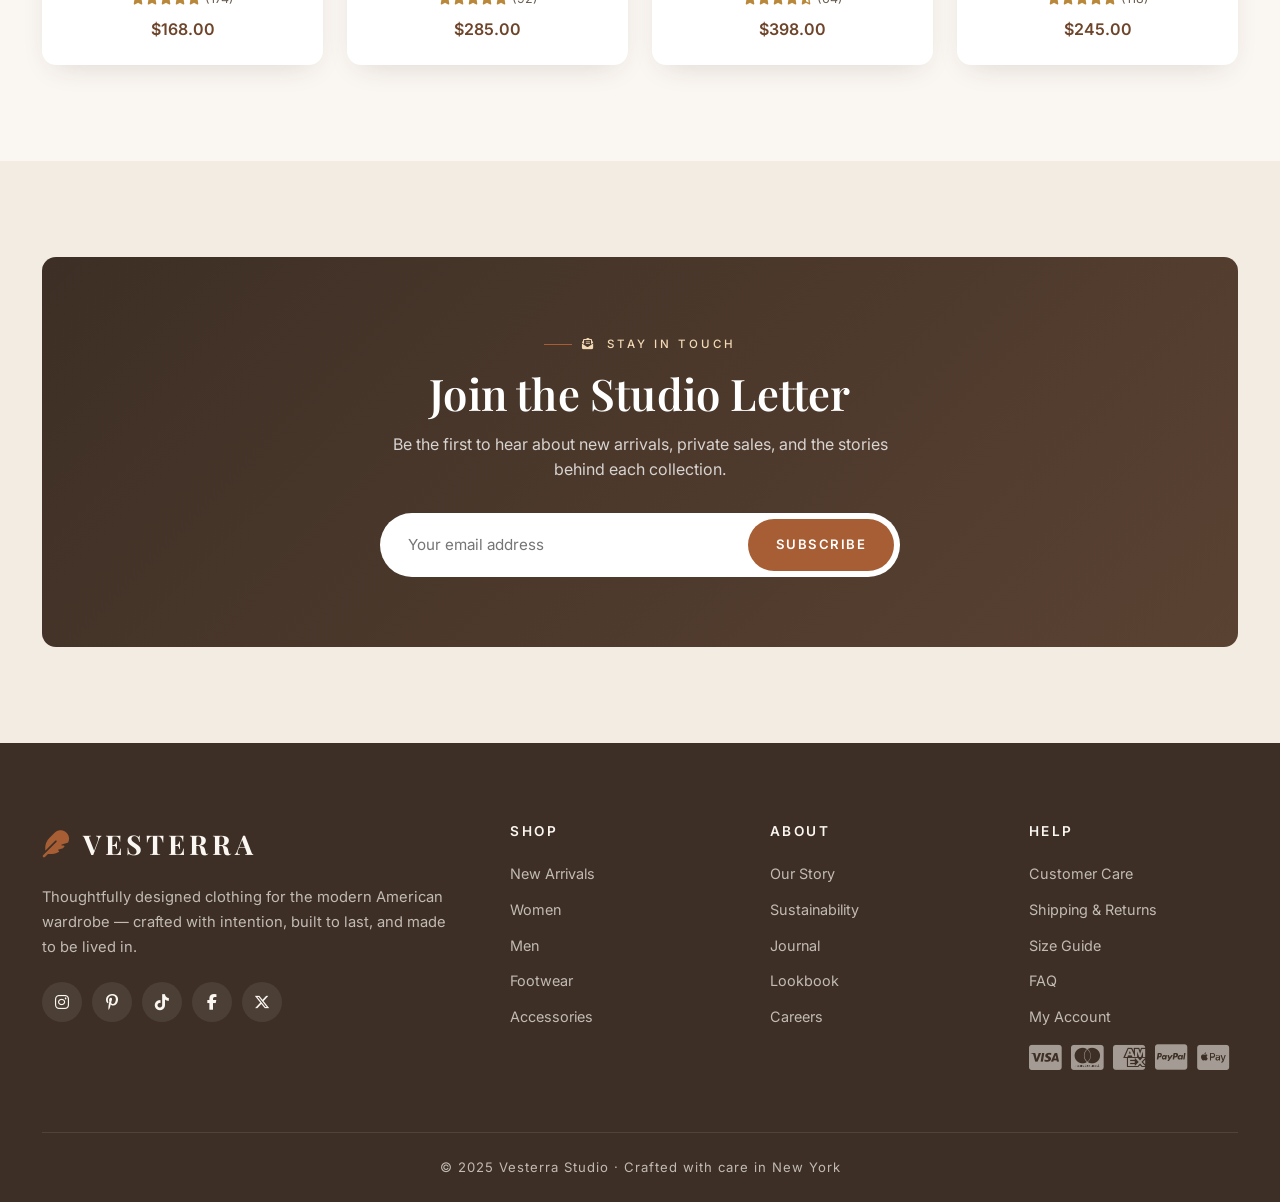
<file: shop.html>
<!DOCTYPE html>
<html lang="en">
<head>
<meta charset="UTF-8">
<meta name="viewport" content="width=device-width,initial-scale=1.0">
<title>Shop — Vesterra | Premium Apparel & Accessories</title>
<meta name="description" content="Browse the full collection — refined apparel, footwear, and accessories crafted for the modern American wardrobe.">
<link href="https://fonts.googleapis.com/css2?family=Inter:wght@400;500;600;700&family=Playfair+Display:wght@500;600;700&display=swap" rel="stylesheet">
<link href="https://cdn.jsdelivr.net/npm/bootstrap@5.3.2/dist/css/bootstrap.min.css" rel="stylesheet">
<link href="https://cdnjs.cloudflare.com/ajax/libs/font-awesome/6.4.2/css/all.min.css" rel="stylesheet">
<link rel="stylesheet" href="css/style.css">
</head>
<body>

<div class="top-bar"><div class="container"><span><i class="fas fa-truck-fast"></i> &nbsp; Complimentary Shipping on Orders Over $75 &nbsp; · &nbsp; Easy 30-Day Returns</span></div></div>

<nav class="navbar navbar-expand-lg navbar-custom">
  <div class="container">
    <a class="brand-logo" href="index.html"><i class="fas fa-feather"></i> VESTERRA</a>
    <button class="navbar-toggler" data-bs-toggle="collapse" data-bs-target="#navMain"><span class="navbar-toggler-icon"></span></button>
    <div class="collapse navbar-collapse" id="navMain">
      <ul class="navbar-nav mx-auto">
        <li class="nav-item"><a class="nav-link nav-link-custom" href="index.html">Home</a></li>
        <li class="nav-item"><a class="nav-link nav-link-custom active" href="shop.html">Shop</a></li>
        <li class="nav-item"><a class="nav-link nav-link-custom" href="featured.html">Featured</a></li>
        <li class="nav-item"><a class="nav-link nav-link-custom" href="about.html">About</a></li>
        <li class="nav-item"><a class="nav-link nav-link-custom" href="blog.html">Journal</a></li>
        <li class="nav-item"><a class="nav-link nav-link-custom" href="contact.html">Contact</a></li>
      </ul>
      <div class="nav-icons">
        <a href="#"><i class="fas fa-search"></i></a>
        <a href="login.html"><i class="far fa-user"></i></a>
        <a href="#"><i class="far fa-heart"></i></a>
        <a href="#"><i class="fas fa-bag-shopping"></i><span class="cart-badge">2</span></a>
      </div>
    </div>
  </div>
</nav>

<header class="page-header">
  <span class="eyebrow" style="color:#f3d9b5">Collection</span>
  <h1>Shop the Edit</h1>
  <div class="breadcrumb-custom"><a href="index.html">Home</a> <i class="fas fa-chevron-right"></i> <span>Shop</span></div>
</header>

<section class="section band-light">
  <div class="container">
    <div class="filter-pills reveal">
      <button class="filter-pill active" data-cat="all">All</button>
      <button class="filter-pill" data-cat="women">Women</button>
      <button class="filter-pill" data-cat="men">Men</button>
      <button class="filter-pill" data-cat="outerwear">Outerwear</button>
      <button class="filter-pill" data-cat="denim">Denim</button>
      <button class="filter-pill" data-cat="footwear">Footwear</button>
      <button class="filter-pill" data-cat="accessories">Accessories</button>
    </div>

    <div class="shop-toolbar reveal">
      <div class="results">Showing <strong>8</strong> products</div>
      <select>
        <option>Sort by: Featured</option>
        <option>Newest</option>
        <option>Price: Low to High</option>
        <option>Price: High to Low</option>
        <option>Best Selling</option>
      </select>
    </div>

    <div class="shop-grid">
      <div class="product-card reveal" data-cat="women">
        <div class="product-img"><img src="images/p1.jpg" alt=""><span class="product-badge">New</span><a href="#" class="product-quick-add">+ Quick Add</a></div>
        <div class="product-info"><div class="product-cat">Knitwear</div><h3 class="product-title">Cashmere Mock-Neck Sweater</h3><div class="product-rating"><i class="fas fa-star"></i><i class="fas fa-star"></i><i class="fas fa-star"></i><i class="fas fa-star"></i><i class="fas fa-star"></i><span>(248)</span></div><div class="product-price">$148.00</div></div>
      </div>
      <div class="product-card reveal" data-cat="outerwear">
        <div class="product-img"><img src="images/p2.jpg" alt=""><span class="product-badge sale">-20%</span><a href="#" class="product-quick-add">+ Quick Add</a></div>
        <div class="product-info"><div class="product-cat">Outerwear</div><h3 class="product-title">Heritage Suede Jacket</h3><div class="product-rating"><i class="fas fa-star"></i><i class="fas fa-star"></i><i class="fas fa-star"></i><i class="fas fa-star"></i><i class="fas fa-star-half-alt"></i><span>(186)</span></div><div class="product-price"><del>$320</del> $256.00</div></div>
      </div>
      <div class="product-card reveal" data-cat="denim">
        <div class="product-img"><img src="images/p3.jpg" alt=""><a href="#" class="product-quick-add">+ Quick Add</a></div>
        <div class="product-info"><div class="product-cat">Denim</div><h3 class="product-title">Selvedge Straight-Leg Denim</h3><div class="product-rating"><i class="fas fa-star"></i><i class="fas fa-star"></i><i class="fas fa-star"></i><i class="fas fa-star"></i><i class="fas fa-star"></i><span>(412)</span></div><div class="product-price">$128.00</div></div>
      </div>
      <div class="product-card reveal" data-cat="men">
        <div class="product-img"><img src="images/p4.jpg" alt=""><span class="product-badge">Essential</span><a href="#" class="product-quick-add">+ Quick Add</a></div>
        <div class="product-info"><div class="product-cat">Tops</div><h3 class="product-title">Pima Cotton Crew Tee</h3><div class="product-rating"><i class="fas fa-star"></i><i class="fas fa-star"></i><i class="fas fa-star"></i><i class="fas fa-star"></i><i class="fas fa-star-half-alt"></i><span>(531)</span></div><div class="product-price">$48.00</div></div>
      </div>
      <div class="product-card reveal" data-cat="women">
        <div class="product-img"><img src="images/p5.jpg" alt=""><a href="#" class="product-quick-add">+ Quick Add</a></div>
        <div class="product-info"><div class="product-cat">Dresses</div><h3 class="product-title">Rosalind Floral Midi Dress</h3><div class="product-rating"><i class="fas fa-star"></i><i class="fas fa-star"></i><i class="fas fa-star"></i><i class="fas fa-star"></i><i class="fas fa-star"></i><span>(174)</span></div><div class="product-price">$168.00</div></div>
      </div>
      <div class="product-card reveal" data-cat="footwear">
        <div class="product-img"><img src="images/p6.jpg" alt=""><span class="product-badge">New</span><a href="#" class="product-quick-add">+ Quick Add</a></div>
        <div class="product-info"><div class="product-cat">Footwear</div><h3 class="product-title">Chestnut Leather Boot</h3><div class="product-rating"><i class="fas fa-star"></i><i class="fas fa-star"></i><i class="fas fa-star"></i><i class="fas fa-star"></i><i class="fas fa-star"></i><span>(92)</span></div><div class="product-price">$285.00</div></div>
      </div>
      <div class="product-card reveal" data-cat="outerwear">
        <div class="product-img"><img src="images/p7.jpg" alt=""><span class="product-badge">New</span><a href="#" class="product-quick-add">+ Quick Add</a></div>
        <div class="product-info"><div class="product-cat">Outerwear</div><h3 class="product-title">Camel Wool Overcoat</h3><div class="product-rating"><i class="fas fa-star"></i><i class="fas fa-star"></i><i class="fas fa-star"></i><i class="fas fa-star"></i><i class="fas fa-star-half-alt"></i><span>(64)</span></div><div class="product-price">$398.00</div></div>
      </div>
      <div class="product-card reveal" data-cat="accessories">
        <div class="product-img"><img src="images/p8.jpg" alt=""><span class="product-badge">New</span><a href="#" class="product-quick-add">+ Quick Add</a></div>
        <div class="product-info"><div class="product-cat">Bags</div><h3 class="product-title">Sienna Leather Tote</h3><div class="product-rating"><i class="fas fa-star"></i><i class="fas fa-star"></i><i class="fas fa-star"></i><i class="fas fa-star"></i><i class="fas fa-star"></i><span>(118)</span></div><div class="product-price">$245.00</div></div>
      </div>
    </div>
  </div>
</section>

<section class="section band-dark">
  <div class="container">
    <div class="newsletter reveal">
      <span class="eyebrow" style="color:#f3d9b5"><i class="fas fa-envelope-open-text"></i> Stay In Touch</span>
      <h2>Join the Studio Letter</h2>
      <p>Be the first to hear about new arrivals, private sales, and the stories behind each collection.</p>
      <form class="newsletter-form demo-form"><input type="email" placeholder="Your email address" required><button type="submit">Subscribe</button></form>
    </div>
  </div>
</section>

<footer class="footer">
  <div class="container">
    <div class="footer-grid">
      <div class="footer-about">
        <div class="brand-logo"><i class="fas fa-feather"></i> VESTERRA</div>
        <p>Thoughtfully designed clothing for the modern American wardrobe — crafted with intention, built to last, and made to be lived in.</p>
        <div class="footer-social"><a href="#"><i class="fab fa-instagram"></i></a><a href="#"><i class="fab fa-pinterest-p"></i></a><a href="#"><i class="fab fa-tiktok"></i></a><a href="#"><i class="fab fa-facebook-f"></i></a><a href="#"><i class="fab fa-x-twitter"></i></a></div>
      </div>
      <div><h4>Shop</h4><ul><li><a href="shop.html">New Arrivals</a></li><li><a href="shop.html">Women</a></li><li><a href="shop.html">Men</a></li><li><a href="shop.html">Footwear</a></li><li><a href="shop.html">Accessories</a></li></ul></div>
      <div><h4>About</h4><ul><li><a href="about.html">Our Story</a></li><li><a href="about.html">Sustainability</a></li><li><a href="blog.html">Journal</a></li><li><a href="featured.html">Lookbook</a></li><li><a href="#">Careers</a></li></ul></div>
      <div><h4>Help</h4><ul><li><a href="contact.html">Customer Care</a></li><li><a href="#">Shipping &amp; Returns</a></li><li><a href="#">Size Guide</a></li><li><a href="#">FAQ</a></li><li><a href="login.html">My Account</a></li></ul><div class="payment-icons"><i class="fab fa-cc-visa"></i><i class="fab fa-cc-mastercard"></i><i class="fab fa-cc-amex"></i><i class="fab fa-cc-paypal"></i><i class="fab fa-cc-apple-pay"></i></div></div>
    </div>
    <div class="footer-bottom">© 2025 Vesterra Studio · Crafted with care in New York</div>
  </div>
</footer>

<script src="https://code.jquery.com/jquery-3.7.1.min.js"></script>
<script src="https://cdn.jsdelivr.net/npm/bootstrap@5.3.2/dist/js/bootstrap.bundle.min.js"></script>
<script src="js/main.js"></script>
</body>
</html>
</file>
<file: css/style.css>
/* ===========================
   Vesterra — Premium Fashion
   Design System
   =========================== */
:root{
  --cream: #faf6f1;
  --cream-2: #f3ece2;
  --sand: #e9dec9;
  --clay: #a85e34;
  --clay-dark: #6e442b;
  --olive:#5a5240;
  --espresso:#3d2f25;
  --ink:#2a2018;
  --muted:#6b5f53;
  --line: rgba(61,47,37,.12);
  --gold:#b9883b;
  --shadow-soft: 0 20px 60px -20px rgba(61,47,37,.25);
  --shadow-card: 0 10px 30px -12px rgba(61,47,37,.18);
  --radius: 14px;
  --transition: .35s cubic-bezier(.4,0,.2,1);
}

*{box-sizing:border-box}
html,body{margin:0;padding:0;scroll-behavior:smooth}
body{
  font-family:'Inter','Helvetica Neue',Arial,sans-serif;
  color:var(--ink);
  background:var(--cream);
  line-height:1.6;
  overflow-x:hidden;
}

h1,h2,h3,h4,h5,.brand-font{
  font-family:'Playfair Display',Georgia,serif;
  font-weight:600;
  letter-spacing:.2px;
  color:var(--espresso);
}
h2{font-size:clamp(1.9rem,3.4vw,2.8rem); line-height:1.15;}
h3{font-size:1.35rem;}
p{color:var(--muted);}

a{color:inherit;text-decoration:none;transition:color var(--transition)}
a:hover{color:var(--clay)}

img{max-width:100%;display:block}

.container{max-width:1240px;margin:0 auto;padding:0 22px}

/* Section bands (alternating light / dark) */
.section{padding:96px 0;position:relative;overflow:hidden}
.band-light{background:var(--cream);color:var(--ink)}
.band-dark{background:var(--cream-2);color:var(--ink)} /* "dark" in palette = warm sand */
.band-clay{background:linear-gradient(135deg,#3d2f25 0%,#5a4232 100%);color:var(--cream)}
.band-clay h2,.band-clay h3{color:var(--cream)}
.band-clay p{color:rgba(250,246,241,.78)}

.eyebrow{
  display:inline-flex;align-items:center;gap:10px;
  font-family:'Inter',sans-serif;font-weight:500;
  text-transform:uppercase;letter-spacing:3px;font-size:.72rem;
  color:var(--clay);margin-bottom:14px;
}
.eyebrow::before{content:"";width:28px;height:1px;background:var(--clay)}

.section-title{margin:0 0 14px}
.section-sub{max-width:620px;margin:0 auto 50px;text-align:center}
.text-center{text-align:center}

/* Buttons */
.btn{
  display:inline-flex;align-items:center;gap:10px;
  padding:14px 28px;border-radius:50px;border:1px solid transparent;
  font-weight:600;font-size:.92rem;letter-spacing:.4px;
  cursor:pointer;transition:all var(--transition);
  text-transform:uppercase;
}
.btn-primary{background:var(--espresso);color:var(--cream)}
.btn-primary:hover{background:var(--clay);color:#fff;transform:translateY(-2px);box-shadow:var(--shadow-card)}
.btn-outline{background:transparent;color:var(--espresso);border-color:var(--espresso)}
.btn-outline:hover{background:var(--espresso);color:var(--cream)}
.btn-light{background:var(--cream);color:var(--espresso)}
.btn-light:hover{background:var(--clay);color:#fff}

/* ===========================
   NAVBAR
   =========================== */
.top-bar{
  background:var(--espresso);color:var(--cream);
  font-size:.78rem;letter-spacing:1.5px;text-transform:uppercase;
  padding:9px 0;text-align:center;
}
.top-bar span{opacity:.85}

.navbar-custom{
  background:rgba(250,246,241,.92);
  backdrop-filter:blur(14px);
  -webkit-backdrop-filter:blur(14px);
  padding:18px 0;
  border-bottom:1px solid var(--line);
  transition:all var(--transition);
  position:sticky;top:0;z-index:1000;
}
.navbar-custom.scrolled{padding:10px 0;box-shadow:0 8px 30px -12px rgba(0,0,0,.08)}

.brand-logo{
  font-family:'Playfair Display',serif;
  font-size:1.7rem;font-weight:700;
  color:var(--espresso);letter-spacing:4px;
  display:flex;align-items:center;gap:10px;
}
.brand-logo i{color:var(--clay)}

.nav-link-custom{
  color:var(--ink) !important;
  font-weight:500;font-size:.88rem;
  text-transform:uppercase;letter-spacing:1.5px;
  padding:8px 16px !important;
  position:relative;
}
.nav-link-custom::after{
  content:"";position:absolute;bottom:0;left:50%;transform:translateX(-50%) scaleX(0);
  width:24px;height:2px;background:var(--clay);
  transition:transform var(--transition);
}
.nav-link-custom:hover::after,.nav-link-custom.active::after{transform:translateX(-50%) scaleX(1)}
.nav-link-custom:hover{color:var(--clay) !important}

.nav-icons{display:flex;align-items:center;gap:18px;margin-left:18px}
.nav-icons a{
  color:var(--ink);font-size:1.05rem;position:relative;
  width:40px;height:40px;display:flex;align-items:center;justify-content:center;
  border-radius:50%;transition:all var(--transition);
}
.nav-icons a:hover{background:var(--sand);color:var(--clay);transform:translateY(-2px)}
.cart-badge{
  position:absolute;top:2px;right:2px;
  background:var(--clay);color:#fff;
  font-size:.62rem;font-weight:700;
  width:17px;height:17px;border-radius:50%;
  display:flex;align-items:center;justify-content:center;
}

/* ===========================
   HERO SLIDER
   =========================== */
.hero-slider{position:relative;height:92vh;min-height:620px;overflow:hidden}
.hero-slide{
  position:absolute;inset:0;background-size:cover;background-position:top center;
  display:flex;align-items:center;
  opacity:0;transition:opacity 1.2s ease;
}
.hero-slide.active{opacity:1}
.hero-slide::before{
  content:"";position:absolute;inset:0;
  background:linear-gradient(90deg,rgba(61,47,37,.55) 0%,rgba(61,47,37,.15) 60%,transparent 100%);
}
.hero-content{
  position:relative;z-index:2;color:#fff;max-width:900px;
  padding:0 60px;text-align: center;
}
.hero-content .eyebrow{color:#f3d9b5}
.hero-content .eyebrow::before{background:#f3d9b5}
.hero-content h1{
  color:#fff;font-size:clamp(2.4rem,5.2vw,4.6rem);
  line-height:1.05;margin:0 0 22px;font-weight:600;
}
.hero-content p{color:rgba(255,255,255,.88);font-size:1.05rem;margin-bottom:32px;max-width:480px;margin-left: auto; margin-right: auto;}
.hero-content .btn-light{box-shadow:var(--shadow-soft)}

.hero-arrows{
  position:absolute;bottom:40px;right:40px;z-index:5;display:flex;gap:12px;
}
.hero-arrow{
  width:52px;height:52px;border-radius:50%;
  background:rgba(255,255,255,.15);backdrop-filter:blur(8px);
  border:1px solid rgba(255,255,255,.3);
  color:#fff;display:flex;align-items:center;justify-content:center;
  cursor:pointer;transition:all var(--transition);
}
.hero-arrow:hover{background:#fff;color:var(--espresso)}

.hero-dots{
  position:absolute;bottom:50px;left:60px;z-index:5;display:flex;gap:10px;
}
.hero-dot{
  width:30px;height:3px;background:rgba(255,255,255,.4);
  cursor:pointer;transition:all var(--transition);
}
.hero-dot.active{background:#fff;width:50px}

/* Animated entrance */
.hero-slide.active .anim-up{animation:slideUp .9s ease both}
.hero-slide.active .anim-up.d1{animation-delay:.15s}
.hero-slide.active .anim-up.d2{animation-delay:.3s}
.hero-slide.active .anim-up.d3{animation-delay:.45s}
@keyframes slideUp{from{opacity:0;transform:translateY(40px)}to{opacity:1;transform:translateY(0)}}

/* ===========================
   FEATURE STRIP
   =========================== */
.feature-strip{
  display:grid;grid-template-columns:repeat(4,1fr);gap:0;
  background:var(--cream);border-bottom:1px solid var(--line);
}
.feature-item{
  padding:34px 24px;text-align:center;
  border-right:1px solid var(--line);
  transition:background var(--transition);
}
.feature-item:last-child{border-right:none}
.feature-item:hover{background:var(--cream-2)}
.feature-item i{font-size:1.8rem;color:var(--clay);margin-bottom:12px}
.feature-item h4{font-family:'Inter',sans-serif;font-size:.95rem;margin:0 0 4px;font-weight:600;color:var(--espresso)}
.feature-item p{font-size:.8rem;margin:0;color:var(--muted)}

/* ===========================
   CATEGORIES
   =========================== */
.cat-grid{
  display:grid;grid-template-columns:repeat(4,1fr);gap:22px;
}
.cat-card{
  position:relative;border-radius:var(--radius);overflow:hidden;
  aspect-ratio:3/4;cursor:pointer;
  box-shadow:var(--shadow-card);
}
.cat-card img{
  width:100%;height:100%;object-fit:cover;
  transition:transform .8s ease;
}
.cat-card:hover img{transform:scale(1.08)}
.cat-overlay{
  position:absolute;inset:0;
  background:linear-gradient(180deg,transparent 40%,rgba(61,47,37,.85) 100%);
  display:flex;align-items:flex-end;padding:24px;
}
.cat-overlay h3{color:#fff;margin:0;font-size:1.4rem}
.cat-overlay span{display:block;color:rgba(255,255,255,.8);font-size:.8rem;letter-spacing:1.5px;text-transform:uppercase;margin-top:4px}
.cat-card .cat-cta{
  position:absolute;top:18px;right:18px;
  width:40px;height:40px;border-radius:50%;
  background:#fff;color:var(--espresso);
  display:flex;align-items:center;justify-content:center;
  opacity:0;transform:translateY(-8px);transition:all var(--transition);
}
.cat-card:hover .cat-cta{opacity:1;transform:translateY(0)}

/* ===========================
   PRODUCTS
   =========================== */
.product-slider-wrap{position:relative}
.product-track{display:flex;gap:24px;overflow:hidden;padding:8px 4px}
.product-card{
  flex:0 0 calc(25% - 18px);min-width:0;
  background:#fff;border-radius:var(--radius);
  overflow:hidden;box-shadow:var(--shadow-card);
  transition:transform var(--transition),box-shadow var(--transition);
  display:flex;flex-direction:column;
}
.product-card:hover{transform:translateY(-8px);box-shadow:var(--shadow-soft)}
.product-img{position:relative;aspect-ratio:1/1;overflow:hidden;background:var(--cream-2)}
.product-img img{width:100%;height:100%;object-fit:cover;transition:transform .7s ease}
.product-card:hover .product-img img{transform:scale(1.06)}
.product-badge{
  position:absolute;top:14px;left:14px;
  background:var(--espresso);color:var(--cream);
  font-size:.68rem;font-weight:600;letter-spacing:1.5px;
  padding:5px 12px;border-radius:50px;text-transform:uppercase;
}
.product-badge.sale{background:var(--clay)}
.product-actions{
  position:absolute;right:14px;top:14px;
  display:flex;flex-direction:column;gap:8px;
  opacity:0;transform:translateX(10px);transition:all var(--transition);
}
.product-card:hover .product-actions{opacity:1;transform:translateX(0)}
.product-actions a{
  width:38px;height:38px;border-radius:50%;
  background:#fff;color:var(--espresso);
  display:flex;align-items:center;justify-content:center;
  box-shadow:0 4px 12px rgba(0,0,0,.1);
  transition:all .2s;
}
.product-actions a:hover{background:var(--clay);color:#fff}
.product-quick-add{
  position:absolute;left:14px;right:14px;bottom:14px;
  background:var(--espresso);color:var(--cream);
  text-align:center;padding:11px;border-radius:50px;
  font-size:.78rem;font-weight:600;letter-spacing:1.5px;text-transform:uppercase;
  opacity:0;transform:translateY(10px);transition:all var(--transition);
}
.product-card:hover .product-quick-add{opacity:1;transform:translateY(0)}
.product-quick-add:hover{background:var(--clay);color:#fff}

.product-info{padding:18px 18px 22px;text-align:center;flex:1;display:flex;flex-direction:column}
.product-cat{font-size:.7rem;color:var(--muted);letter-spacing:1.5px;text-transform:uppercase;margin-bottom:6px}
.product-title{
  font-family:'Playfair Display',serif;font-size:1.05rem;
  color:var(--espresso);margin:0 0 8px;font-weight:600;
}
.product-rating{color:var(--gold);font-size:.78rem;margin-bottom:8px}
.product-rating span{color:var(--muted);margin-left:4px}
.product-price{font-size:1rem;font-weight:600;color:var(--clay-dark);margin-top:auto}
.product-price del{color:var(--muted);font-weight:400;margin-right:6px;font-size:.85rem}

.slider-controls{
  display:flex;justify-content:center;gap:12px;margin-top:36px;
}
.slider-btn{
  width:48px;height:48px;border-radius:50%;
  background:#fff;border:1px solid var(--line);
  color:var(--espresso);cursor:pointer;
  display:flex;align-items:center;justify-content:center;
  transition:all var(--transition);
}
.slider-btn:hover{background:var(--espresso);color:var(--cream);border-color:var(--espresso)}

/* ===========================
   BANNER PROMO
   =========================== */
.promo-banner{
  background:url('../images/hero2.jpg') center/cover;
  position:relative;border-radius:var(--radius);
  overflow:hidden;padding:90px 60px;color:#fff;
  display:grid;grid-template-columns:1fr 1fr;gap:30px;align-items:center;
}
.promo-banner::before{content:"";position:absolute;inset:0;background:linear-gradient(90deg,rgba(61,47,37,.6),rgba(61,47,37,.1))}
.promo-banner > *{position:relative;z-index:2}
.promo-banner h2{color:#fff;font-size:clamp(2rem,3.6vw,3.2rem);margin-bottom:16px}
.promo-banner p{color:rgba(255,255,255,.85);margin-bottom:26px}

/* ===========================
   TESTIMONIALS
   =========================== */
.testimonial-track{position:relative;max-width:820px;margin:0 auto;min-height:330px}
.testimonial-slide{
  position:absolute;inset:0;
  text-align:center;padding:0 20px;
  opacity:0;transform:translateY(20px);
  transition:all .6s ease;pointer-events:none;
}
.testimonial-slide.active{opacity:1;transform:translateY(0);pointer-events:auto}
.testimonial-slide i.fa-quote-left{
  font-size:2.6rem;color:var(--clay);opacity:.4;margin-bottom:18px;
}
.testimonial-slide blockquote{
  font-family:'Playfair Display',serif;
  font-size:clamp(1.15rem,2vw,1.5rem);
  line-height:1.55;color:var(--cream);
  font-style:italic;margin:0 0 30px;
}
.t-author{display:flex;align-items:center;justify-content:center;gap:14px}
.t-author img{width:60px;height:60px;border-radius:50%;object-fit:cover;border:2px solid var(--clay)}
.t-name{text-align:left}
.t-name strong{color:var(--cream);display:block;font-size:1rem}
.t-name span{color:rgba(250,246,241,.6);font-size:.82rem}

.testimonial-dots{display:flex;justify-content:center;gap:10px;margin-top:36px}
.testimonial-dots span{
  width:10px;height:10px;border-radius:50%;
  background:rgba(250,246,241,.25);cursor:pointer;transition:all var(--transition);
}
.testimonial-dots span.active{background:var(--clay);transform:scale(1.3)}

/* ===========================
   ABOUT
   =========================== */
.about-grid{display:grid;grid-template-columns:1fr 1fr;gap:60px;align-items:center}
.about-image{position:relative;border-radius:var(--radius);overflow:hidden;aspect-ratio:4/5}
.about-image img{width:100%;height:100%;object-fit:cover}
.about-text h2{margin-bottom:18px}
.about-text .lead{font-size:1.08rem;color:var(--olive);margin-bottom:18px}
.about-stats{display:grid;grid-template-columns:repeat(3,1fr);gap:24px;margin-top:34px;border-top:1px solid var(--line);padding-top:30px}
.stat-num{font-family:'Playfair Display',serif;font-size:2.2rem;color:var(--clay);font-weight:600}
.stat-label{font-size:.78rem;letter-spacing:1.5px;text-transform:uppercase;color:var(--muted)}

/* ===========================
   BLOG
   =========================== */
.blog-grid{display:grid;grid-template-columns:repeat(3,1fr);gap:28px}
.blog-card{
  background:#fff;border-radius:var(--radius);overflow:hidden;
  box-shadow:var(--shadow-card);transition:all var(--transition);
}
.blog-card:hover{transform:translateY(-6px);box-shadow:var(--shadow-soft)}
.blog-img{aspect-ratio:16/10;overflow:hidden}
.blog-img img{width:100%;height:100%;object-fit:cover;transition:transform .7s}
.blog-card:hover .blog-img img{transform:scale(1.06)}
.blog-body{padding:26px}
.blog-meta{font-size:.72rem;letter-spacing:2px;text-transform:uppercase;color:var(--clay);margin-bottom:10px}
.blog-meta i{margin-right:6px}
.blog-body h3{margin:0 0 12px;font-size:1.25rem}
.blog-body p{margin-bottom:16px;font-size:.94rem}
.blog-link{color:var(--espresso);font-weight:600;font-size:.85rem;letter-spacing:1.5px;text-transform:uppercase}
.blog-link i{margin-left:6px;transition:transform var(--transition)}
.blog-link:hover i{transform:translateX(6px)}

/* ===========================
   NEWSLETTER
   =========================== */
.newsletter{
  background:linear-gradient(135deg,#3d2f25,#5a4232);
  border-radius:var(--radius);padding:70px 50px;text-align:center;color:#fff;
}
.newsletter h2{color:#fff;margin-bottom:14px}
.newsletter p{color:rgba(255,255,255,.78);max-width:520px;margin:0 auto 30px}
.newsletter-form{
  display:flex;max-width:520px;margin:0 auto;
  background:#fff;border-radius:50px;padding:6px;
}
.newsletter-form input{
  flex:1;border:none;outline:none;padding:14px 22px;
  background:transparent;color:var(--ink);font-size:.95rem;
}
.newsletter-form button{
  border:none;background:var(--clay);color:#fff;
  padding:0 28px;border-radius:50px;font-weight:600;
  letter-spacing:1.5px;text-transform:uppercase;font-size:.82rem;
  cursor:pointer;transition:all var(--transition);
}
.newsletter-form button:hover{background:var(--espresso)}

/* ===========================
   FOOTER
   =========================== */
.footer{
  background:var(--espresso);color:rgba(250,246,241,.7);
  padding:80px 0 0;
}
.footer-grid{display:grid;grid-template-columns:2fr 1fr 1fr 1fr;gap:50px;padding-bottom:60px}
.footer h4{
  color:var(--cream);font-family:'Inter',sans-serif;
  font-size:.85rem;letter-spacing:2.5px;text-transform:uppercase;
  margin:0 0 22px;font-weight:600;
}
.footer .brand-logo{color:var(--cream);margin-bottom:18px}
.footer-about p{font-size:.92rem;line-height:1.7;margin-bottom:22px; color: rgba(250, 246, 241, .7);}
.footer ul{list-style:none;padding:0;margin:0}
.footer ul li{margin-bottom:10px}
.footer ul li a{font-size:.9rem;color:rgba(250,246,241,.7);transition:all var(--transition)}
.footer ul li a:hover{color:var(--clay);padding-left:6px}
.footer-social{display:flex;gap:10px;margin-top:18px}
.footer-social a{
  width:40px;height:40px;border-radius:50%;
  background:rgba(250,246,241,.08);
  display:flex;align-items:center;justify-content:center;
  color:var(--cream);transition:all var(--transition);
}
.footer-social a:hover{background:var(--clay);color:#fff;transform:translateY(-3px)}
.payment-icons{display:flex;gap:10px;flex-wrap:wrap;margin-top:14px}
.payment-icons i{font-size:1.8rem;color:rgba(250,246,241,.55)}
.footer-bottom{
  border-top:1px solid rgba(250,246,241,.1);
  padding:24px 0;text-align:center;font-size:.82rem;
  letter-spacing:1px;color:rgba(250,246,241,.7);
}

/* ===========================
   PAGE HEADER (interior pages)
   =========================== */
.page-header{
  background:url('../images/hero1.jpg') center/cover;
  position:relative;padding:140px 0 100px;color:#fff;text-align:center;
}
.page-header::before{content:"";position:absolute;inset:0;background:rgba(61,47,37,.62)}
.page-header > *{position:relative;z-index:2}
.page-header h1{color:#fff;font-size:clamp(2.4rem,5vw,4rem);margin:0 0 12px}
.breadcrumb-custom{
  display:inline-flex;gap:10px;font-size:.85rem;
  letter-spacing:2px;text-transform:uppercase;
  color:rgba(255,255,255,.85);
}
.breadcrumb-custom a{color:rgba(255,255,255,.85)}
.breadcrumb-custom i{font-size:.6rem;align-self:center}

/* ===========================
   SHOP / FILTER
   =========================== */
.shop-toolbar{
  display:flex;justify-content:space-between;align-items:center;
  margin-bottom:36px;padding-bottom:20px;border-bottom:1px solid var(--line);
  flex-wrap:wrap;gap:16px;
}
.shop-toolbar .results{font-size:.88rem;color:var(--muted)}
.shop-toolbar select{
  border:1px solid var(--line);background:#fff;
  padding:10px 18px;border-radius:50px;font-size:.85rem;
  color:var(--ink);cursor:pointer;outline:none;
}
.filter-pills{display:flex;gap:10px;flex-wrap:wrap;justify-content:center;margin-bottom:40px}
.filter-pill{
  padding:9px 22px;border-radius:50px;border:1px solid var(--line);
  background:#fff;color:var(--ink);font-size:.82rem;font-weight:500;
  letter-spacing:1px;text-transform:uppercase;cursor:pointer;
  transition:all var(--transition);
}
.filter-pill:hover{border-color:var(--clay);color:var(--clay)}
.filter-pill.active{background:var(--espresso);color:var(--cream);border-color:var(--espresso)}

.shop-grid{display:grid;grid-template-columns:repeat(4,1fr);gap:24px}

/* ===========================
   FORMS (login / register / contact)
   =========================== */
.auth-wrap{
  display:grid;grid-template-columns:1fr 1fr;gap:0;
  background:#fff;border-radius:var(--radius);overflow:hidden;
  box-shadow:var(--shadow-soft);max-width:1000px;margin:0 auto;
}
.auth-image{
  background:url('../images/hero3.jpg') center/cover;
  min-height:520px;position:relative;
}
.auth-image::before{content:"";position:absolute;inset:0;background:linear-gradient(180deg,rgba(61,47,37,.2),rgba(61,47,37,.6))}
.auth-image .auth-quote{
  position:absolute;bottom:36px;left:36px;right:36px;color:#fff;z-index:2;
  font-family:'Playfair Display',serif;font-size:1.3rem;font-style:italic;line-height:1.4;
}
.auth-form{padding:54px 48px}
.auth-form h2{margin:0 0 8px}
.auth-form .sub{color:var(--muted);margin-bottom:30px;font-size:.95rem}
.form-group{margin-bottom:18px}
.form-group label{
  display:block;font-size:.78rem;letter-spacing:1.5px;text-transform:uppercase;
  color:var(--ink);margin-bottom:8px;font-weight:600;
}
.form-group input,.form-group textarea,.form-group select{
  width:100%;border:1px solid var(--line);background:var(--cream);
  padding:13px 18px;border-radius:10px;font-size:.95rem;
  color:var(--ink);outline:none;font-family:inherit;
  transition:all var(--transition);
}
.form-group input:focus,.form-group textarea:focus,.form-group select:focus{
  border-color:var(--clay);background:#fff;
}
.auth-form .btn{width:100%;justify-content:center;margin-top:8px}
.auth-extra{margin-top:22px;text-align:center;font-size:.88rem;color:var(--muted)}
.auth-extra a{color:var(--clay);font-weight:600}
.divider-or{
  display:flex;align-items:center;gap:14px;margin:24px 0;
  color:var(--muted);font-size:.78rem;text-transform:uppercase;letter-spacing:1.5px;
}
.divider-or::before,.divider-or::after{content:"";flex:1;height:1px;background:var(--line)}
.social-auth{display:grid;grid-template-columns:1fr 1fr;gap:12px}
.social-auth a{
  display:flex;align-items:center;justify-content:center;gap:8px;
  padding:11px;border-radius:10px;border:1px solid var(--line);
  background:#fff;color:var(--ink);font-weight:500;font-size:.88rem;
  transition:all var(--transition);
}
.social-auth a:hover{border-color:var(--clay);color:var(--clay)}

/* Contact */
.contact-grid{display:grid;grid-template-columns:1fr 1fr;gap:50px}
.contact-info-card{
  background:#fff;padding:36px;border-radius:var(--radius);
  box-shadow:var(--shadow-card);
}
.contact-info-card h3{margin-top:0}
.contact-features{margin-top:24px}
.contact-features li{
  display:flex;gap:14px;padding:14px 0;border-bottom:1px solid var(--line);
  list-style:none;
}
.contact-features li:last-child{border-bottom:none}
.contact-features i{
  font-size:1.1rem;color:var(--clay);
  width:42px;height:42px;border-radius:50%;background:var(--cream-2);
  display:flex;align-items:center;justify-content:center;flex-shrink:0;
}
.contact-features strong{color:var(--espresso);display:block;margin-bottom:2px}
.contact-features span{font-size:.88rem;color:var(--muted)}

/* About page extras */
.values-grid{display:grid;grid-template-columns:repeat(3,1fr);gap:24px}
.value-card{
  background:#fff;padding:34px 28px;border-radius:var(--radius);
  text-align:center;transition:all var(--transition);
  border:1px solid var(--line);
}
.value-card:hover{transform:translateY(-6px);box-shadow:var(--shadow-card);border-color:transparent}
.value-icon{
  width:70px;height:70px;border-radius:50%;
  background:linear-gradient(135deg,var(--clay),var(--clay-dark));
  display:flex;align-items:center;justify-content:center;
  color:#fff;font-size:1.6rem;margin:0 auto 18px;
}
.value-card h3{margin:0 0 10px}
.value-card p{margin:0;font-size:.94rem}

.team-grid{display:grid;grid-template-columns:repeat(3,1fr);gap:28px}
.team-card{
  background:#fff;border-radius:var(--radius);overflow:hidden;
  box-shadow:var(--shadow-card);text-align:center;
  transition:all var(--transition);
}
.team-card:hover{transform:translateY(-6px)}
.team-card img{width:100%;aspect-ratio:1/1;object-fit:cover}
.team-card .team-body{padding:22px}
.team-card h3{margin:0 0 4px;font-size:1.15rem}
.team-card .role{font-size:.78rem;color:var(--clay);letter-spacing:2px;text-transform:uppercase}

/* Reveal animations */
.reveal{opacity:0;transform:translateY(40px);transition:all .9s cubic-bezier(.4,0,.2,1)}
.reveal.in{opacity:1;transform:translateY(0)}
.reveal-delay-1{transition-delay:.1s}
.reveal-delay-2{transition-delay:.2s}
.reveal-delay-3{transition-delay:.3s}

/* ===========================
   RESPONSIVE
   =========================== */
@media (max-width: 992px){
  .feature-strip{grid-template-columns:repeat(2,1fr)}
  .feature-item:nth-child(2){border-right:none}
  .feature-item:nth-child(1),.feature-item:nth-child(2){border-bottom:1px solid var(--line)}
  .cat-grid{grid-template-columns:repeat(2,1fr)}
  .product-card{flex:0 0 calc(50% - 12px)}
  .shop-grid{grid-template-columns:repeat(2,1fr)}
  .blog-grid{grid-template-columns:1fr}
  .about-grid,.contact-grid,.auth-wrap{grid-template-columns:1fr}
  .auth-image{min-height:240px}
  .auth-form{padding:36px 28px}
  .footer-grid{grid-template-columns:1fr 1fr;gap:36px}
  .promo-banner{grid-template-columns:1fr;padding:60px 30px}
  .values-grid,.team-grid{grid-template-columns:1fr}
  .hero-content{padding:0 28px}
  .section{padding:70px 0}
}
@media (max-width:576px){
  .feature-strip{grid-template-columns:1fr}
  .feature-item{border-right:none;border-bottom:1px solid var(--line)}
  .cat-grid,.shop-grid{grid-template-columns:1fr}
  .product-card{flex:0 0 100%}
  .footer-grid{grid-template-columns:1fr}
  .hero-arrows{bottom:24px;right:24px}
  .hero-dots{bottom:30px;left:28px}
  .newsletter-form{flex-direction:column;background:transparent;padding:0;gap:10px}
  .newsletter-form input{background:#fff;border-radius:50px}
  .newsletter-form button{padding:14px}
  .about-stats{grid-template-columns:1fr}
}
</file>
